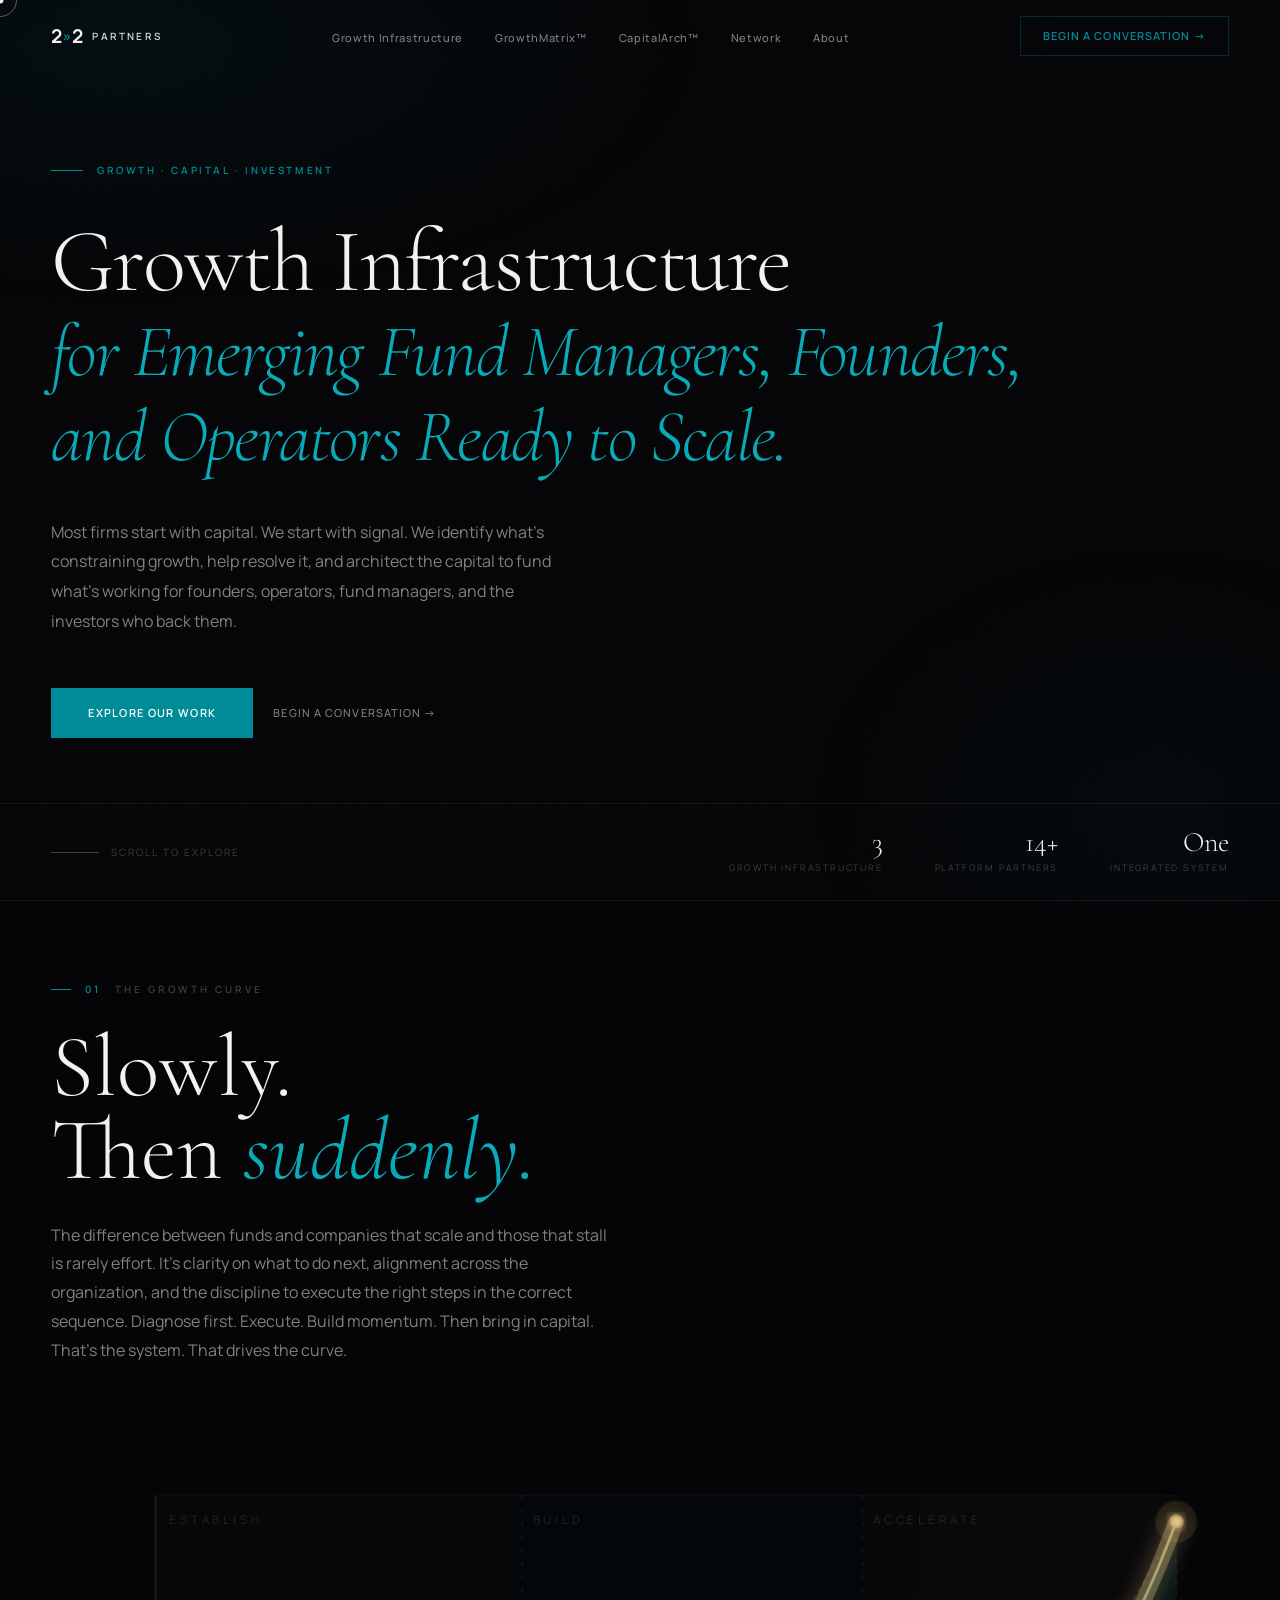
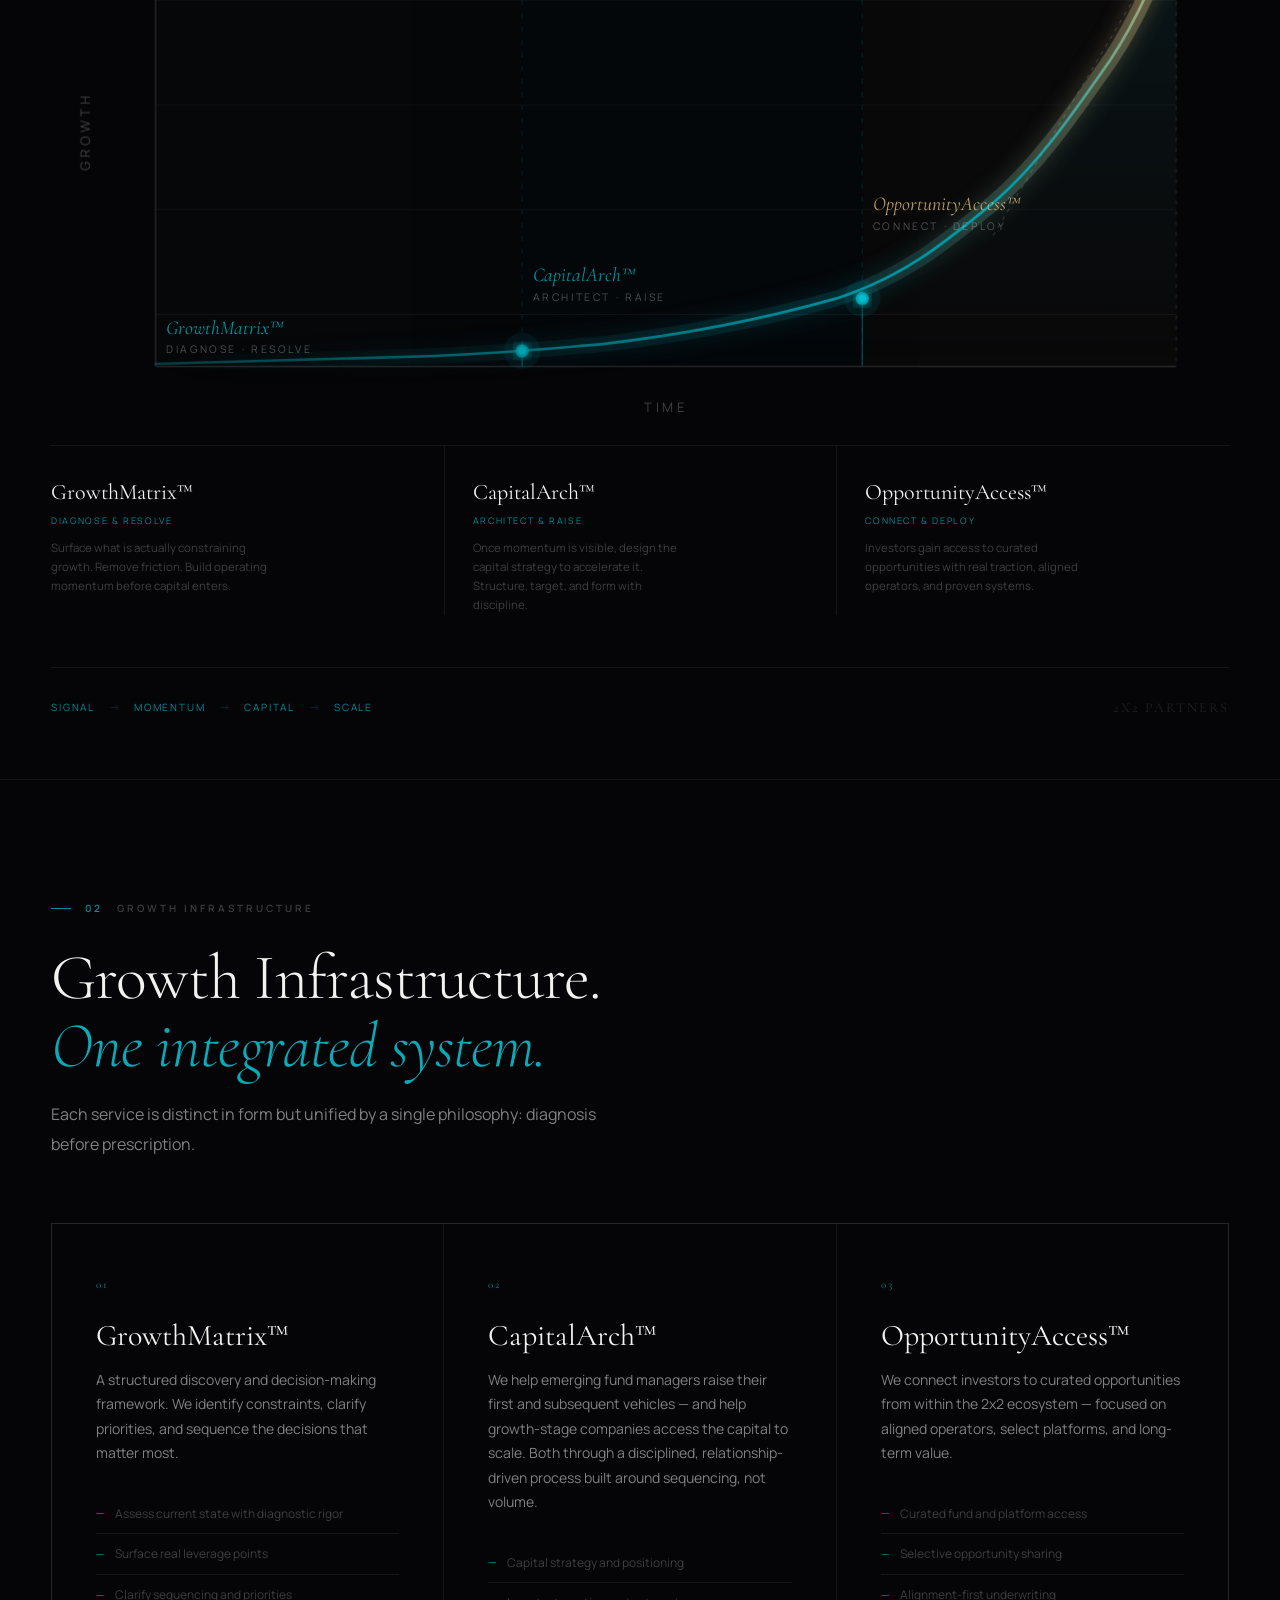
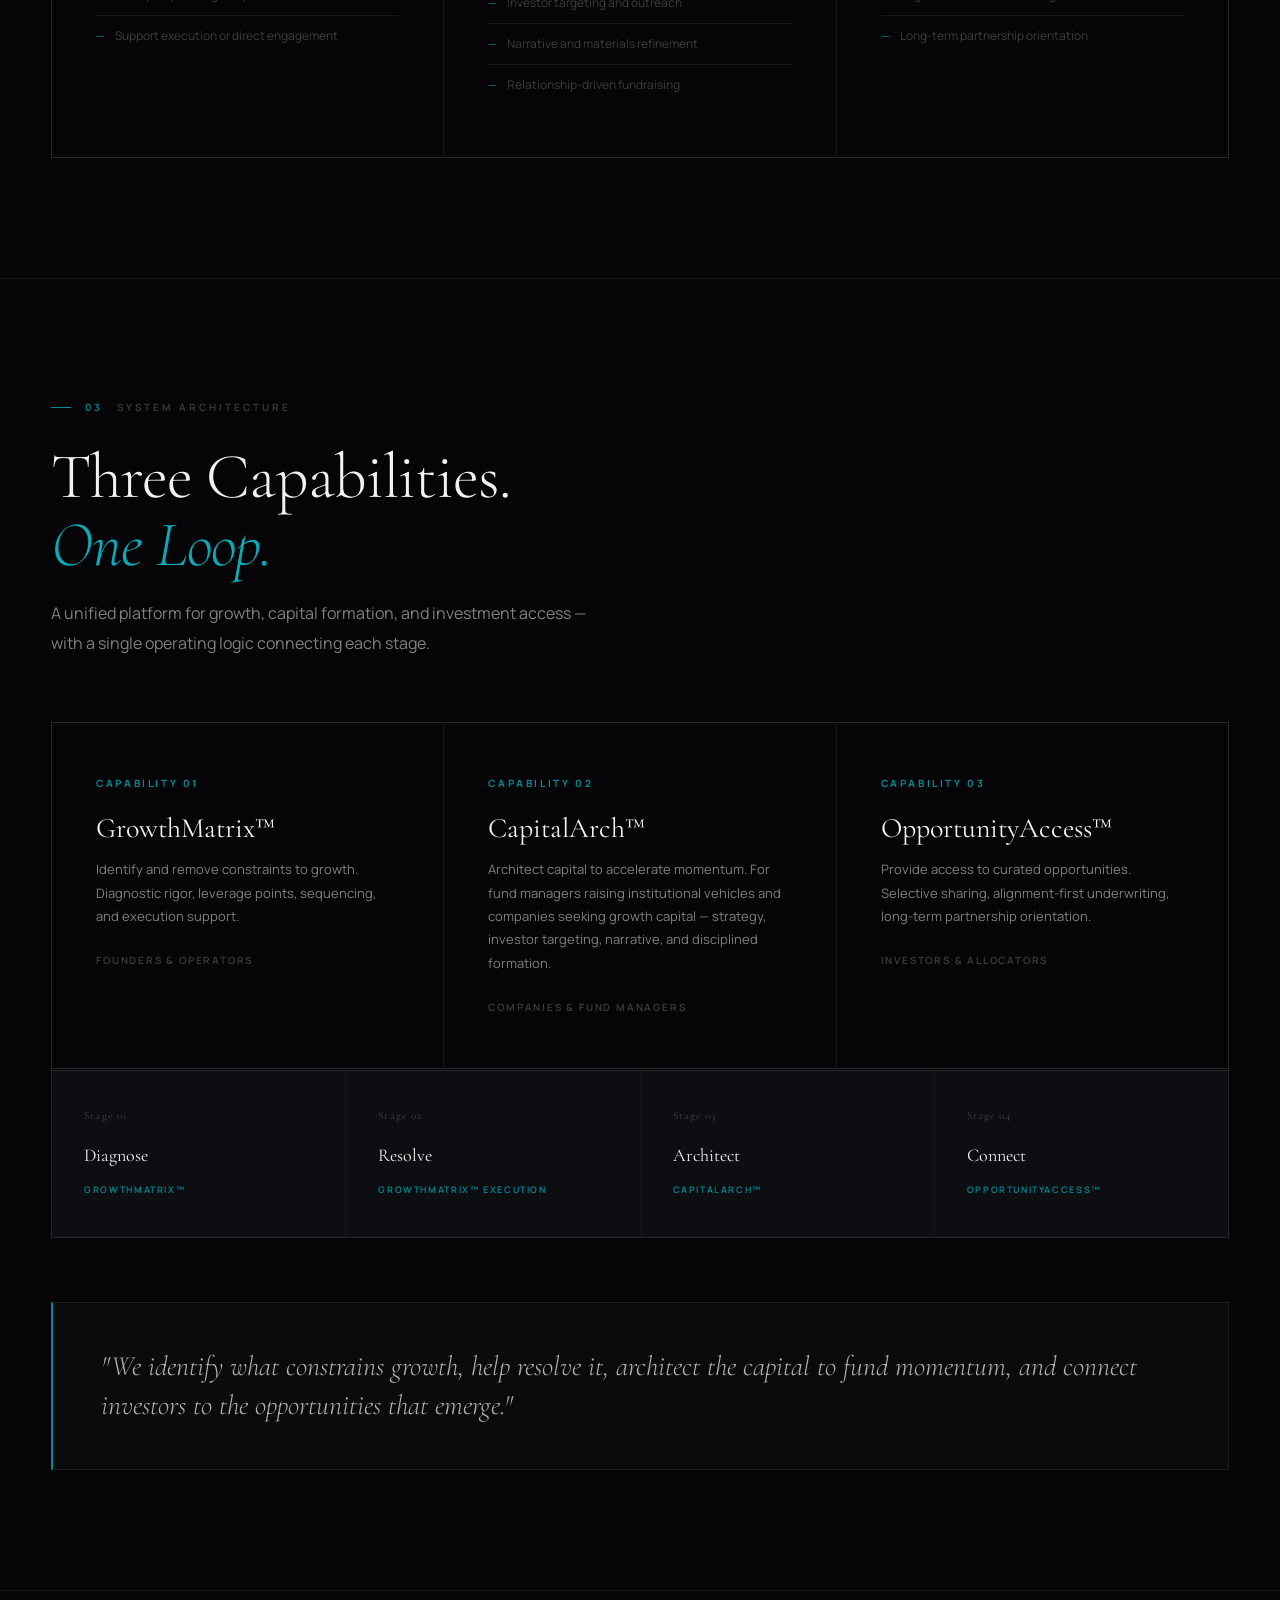
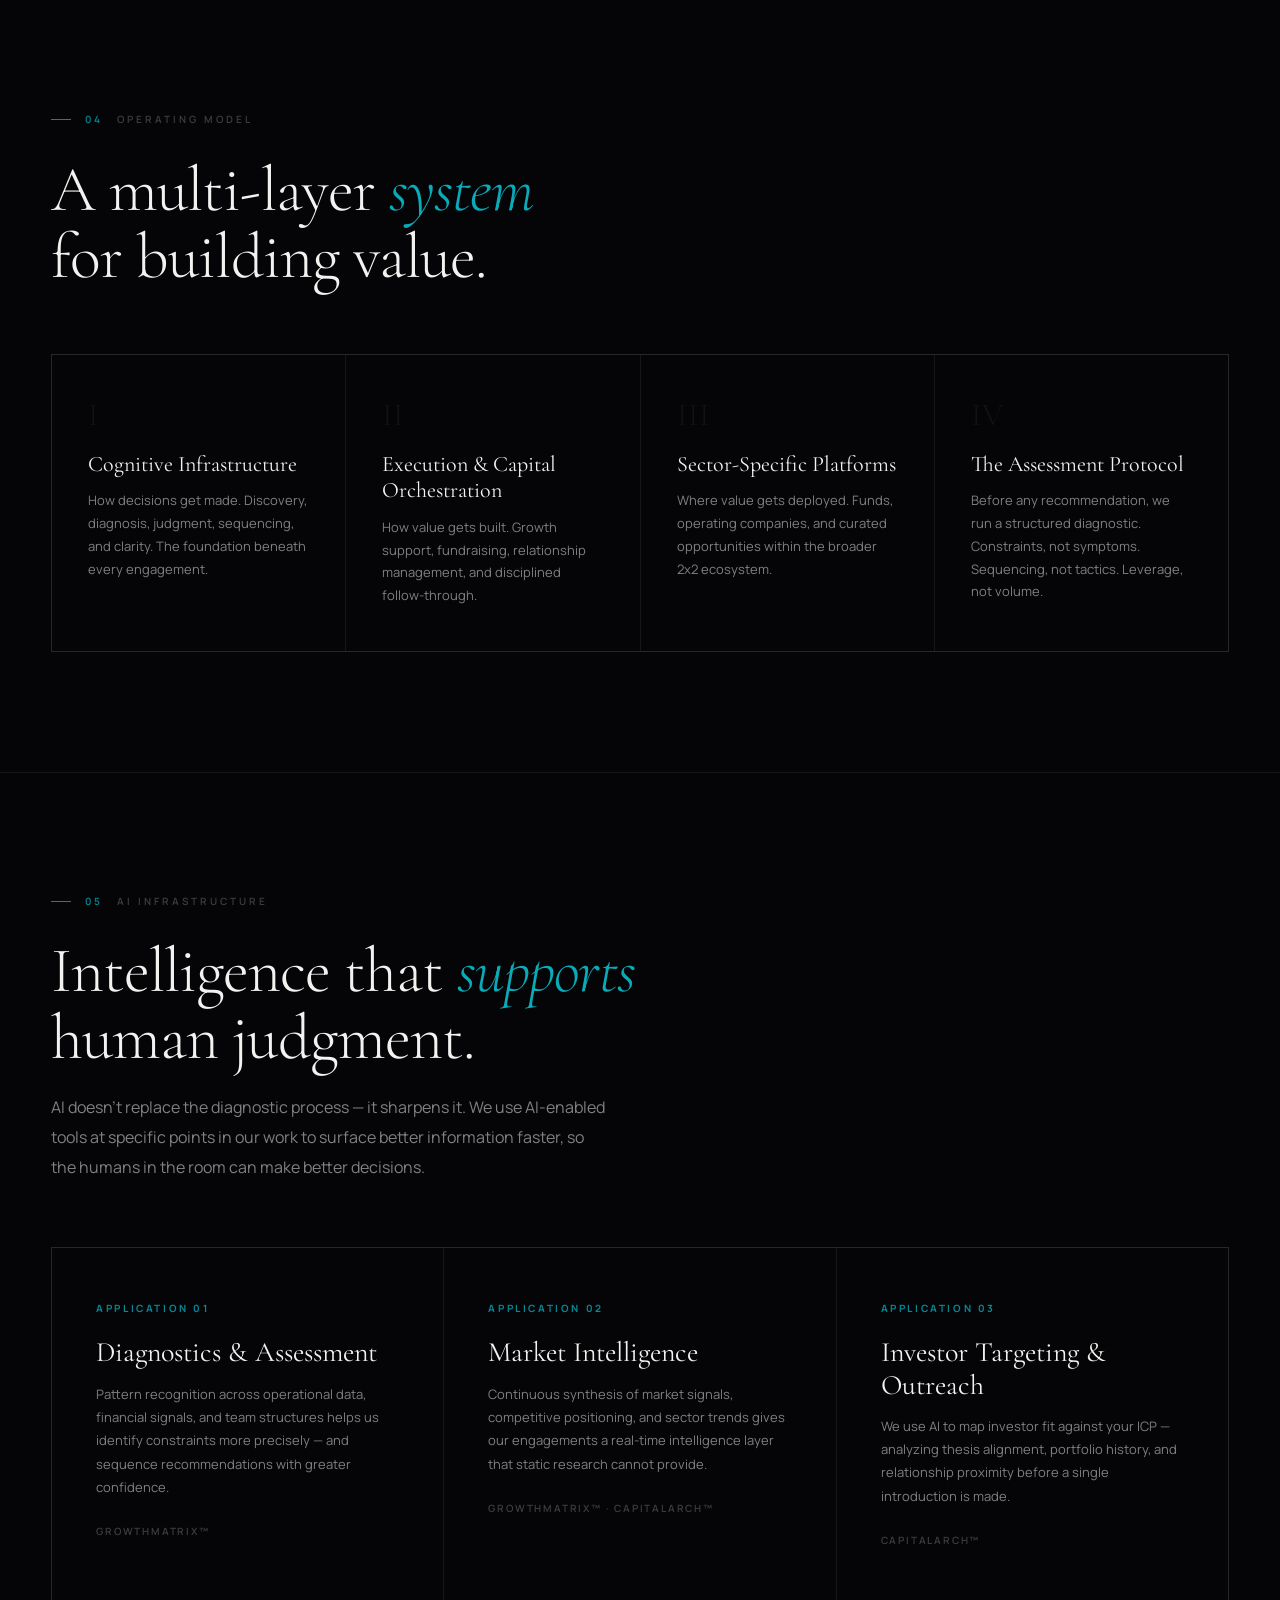
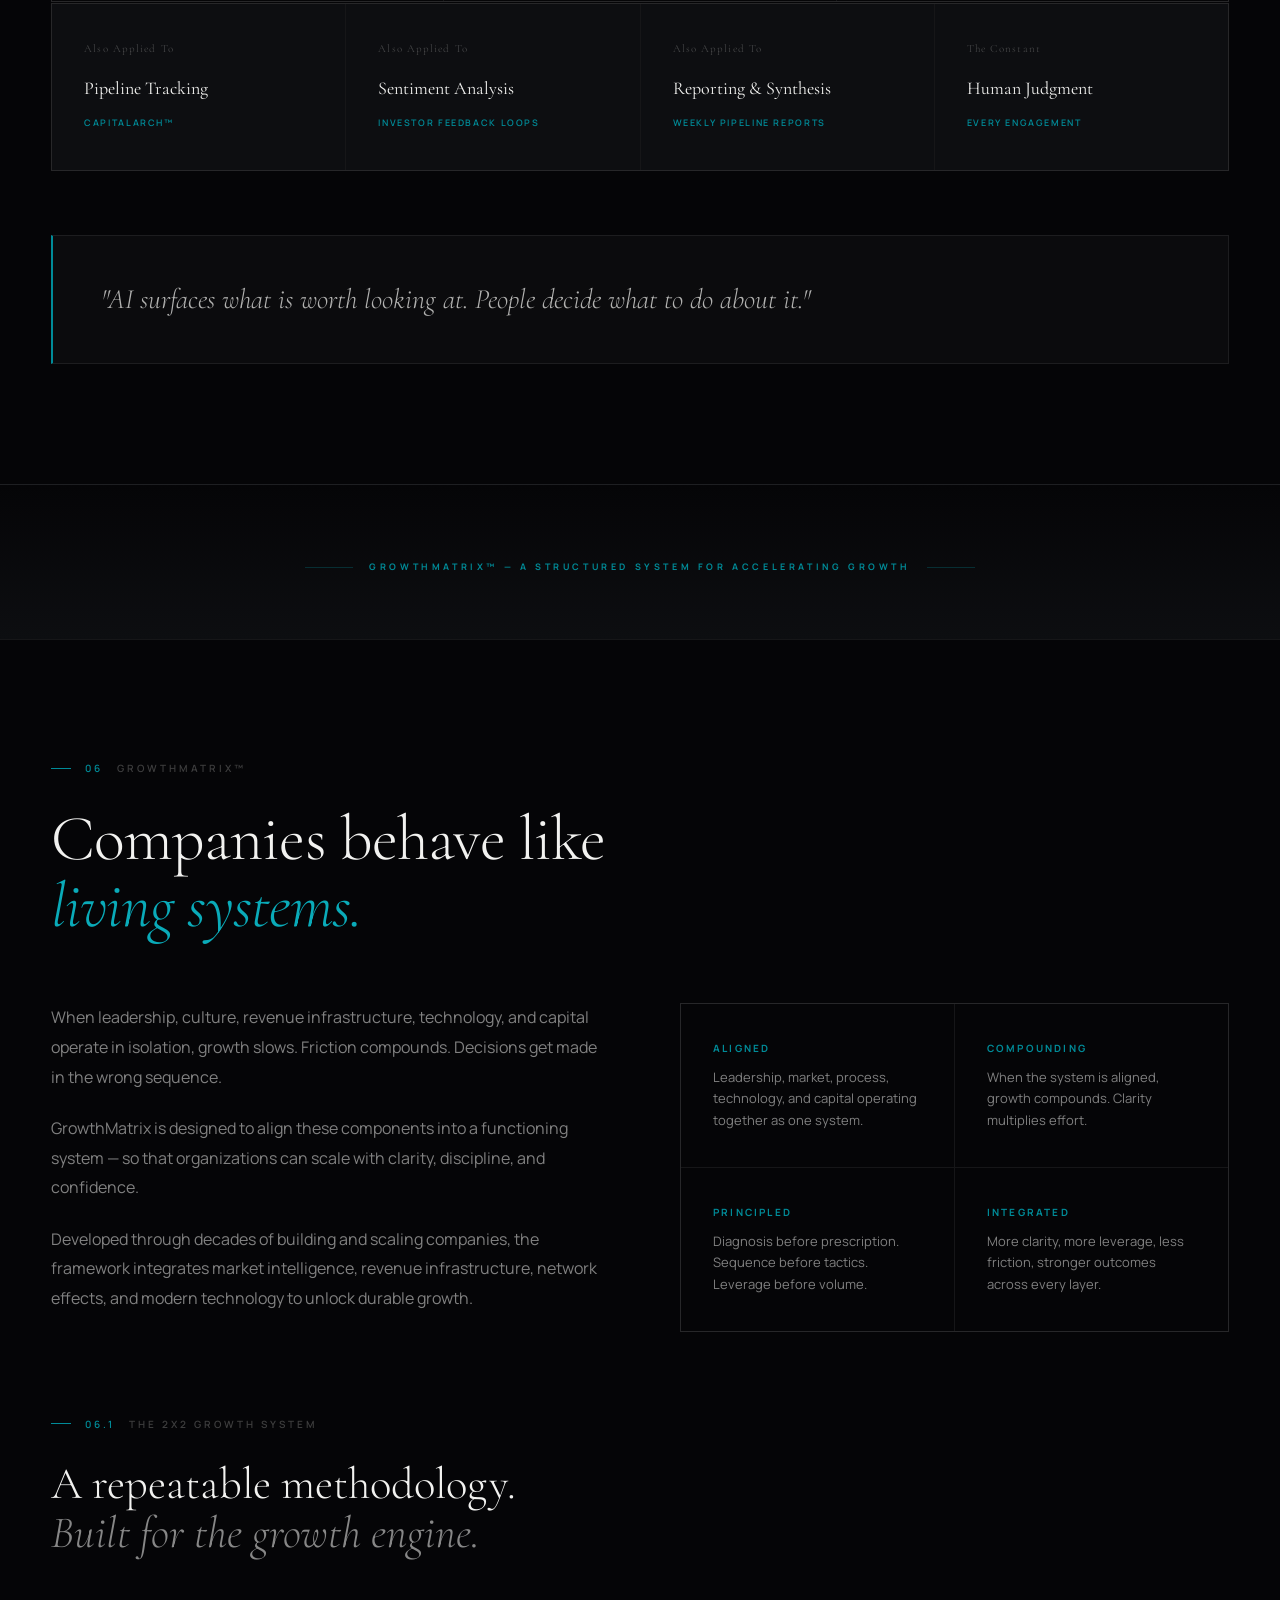
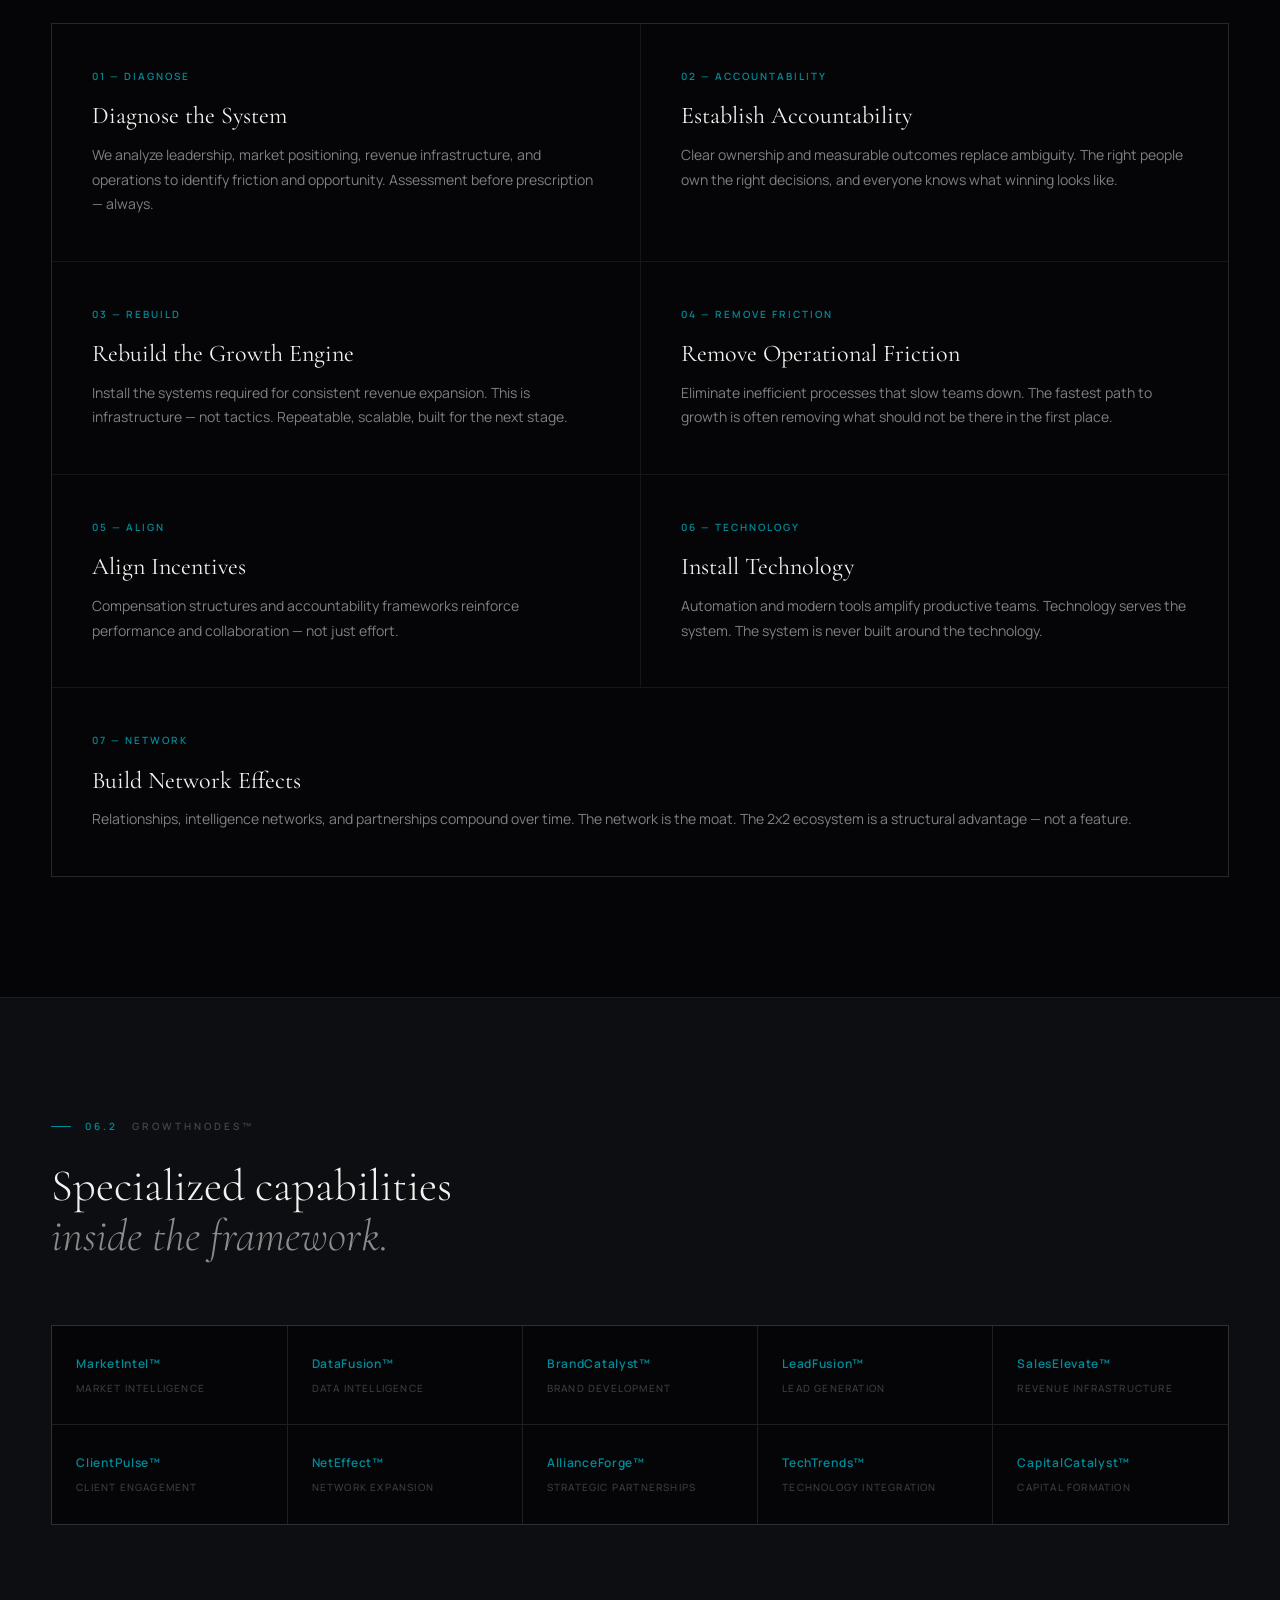
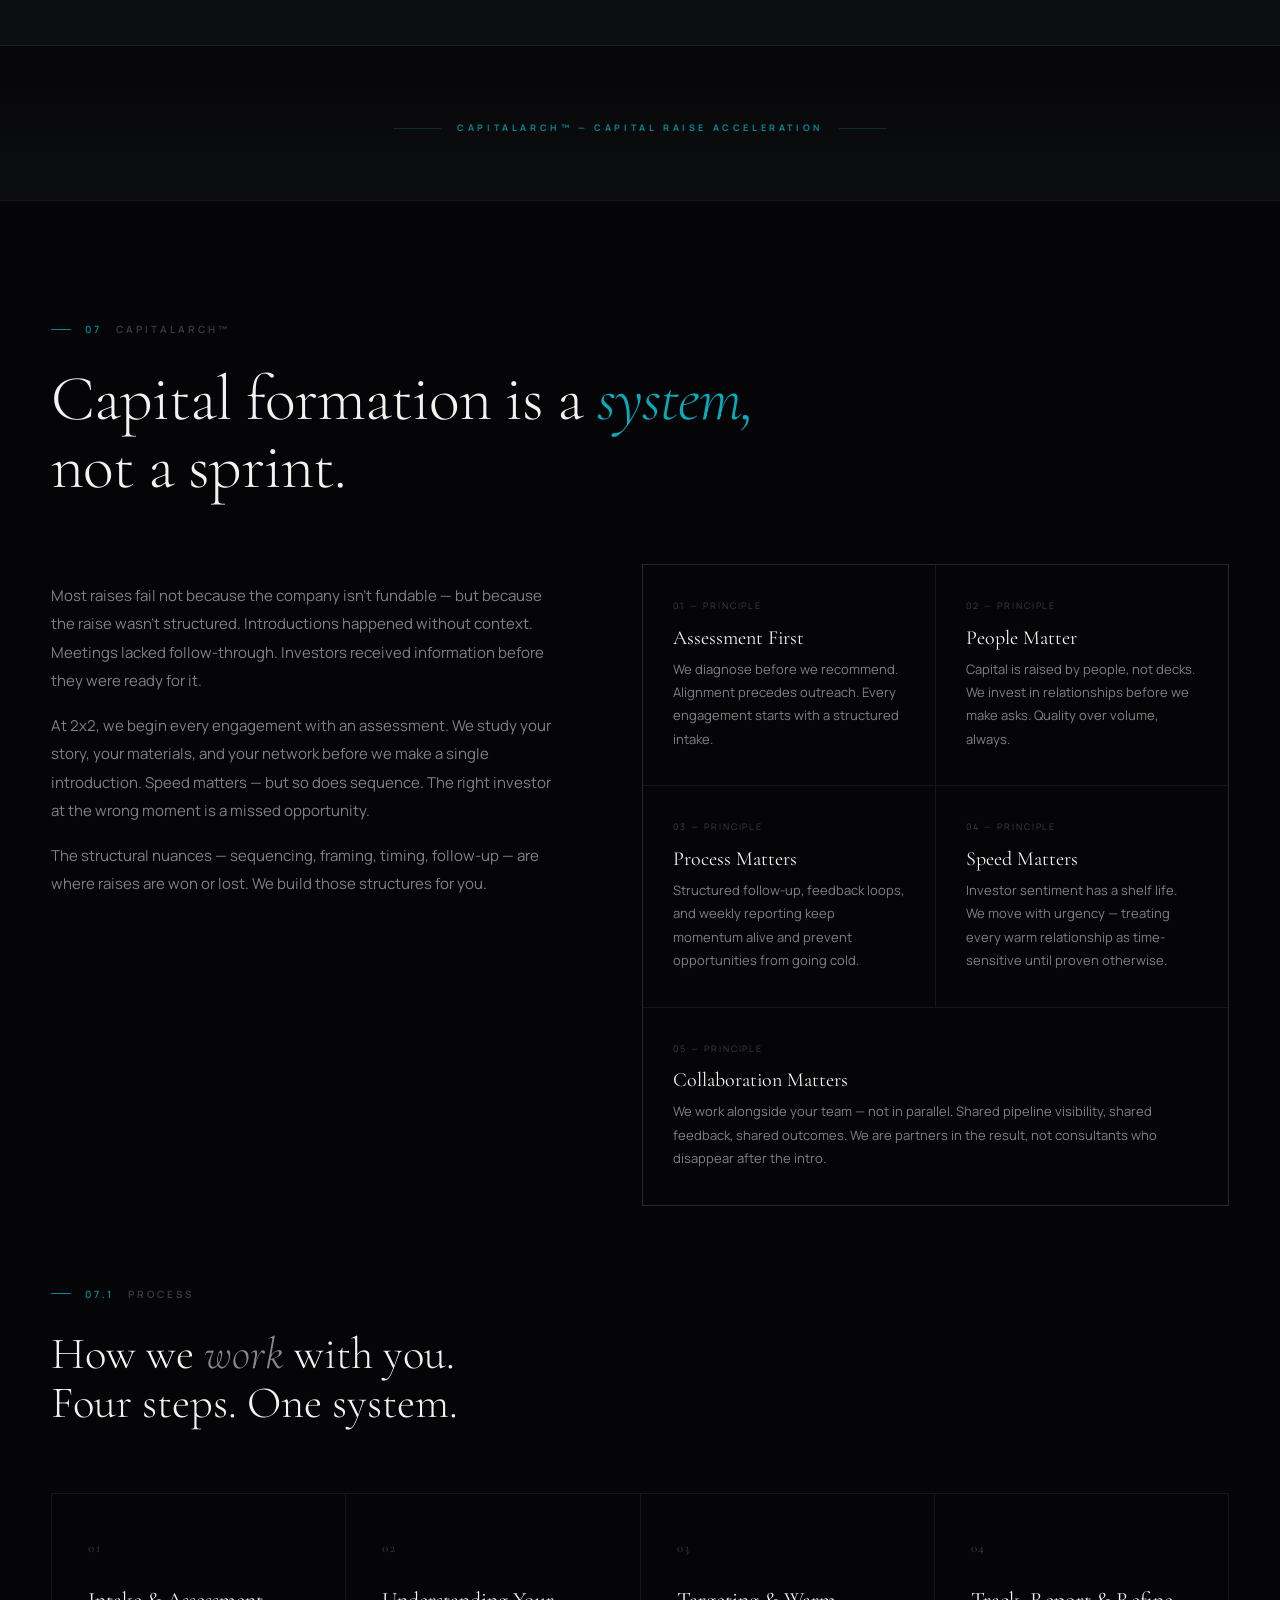
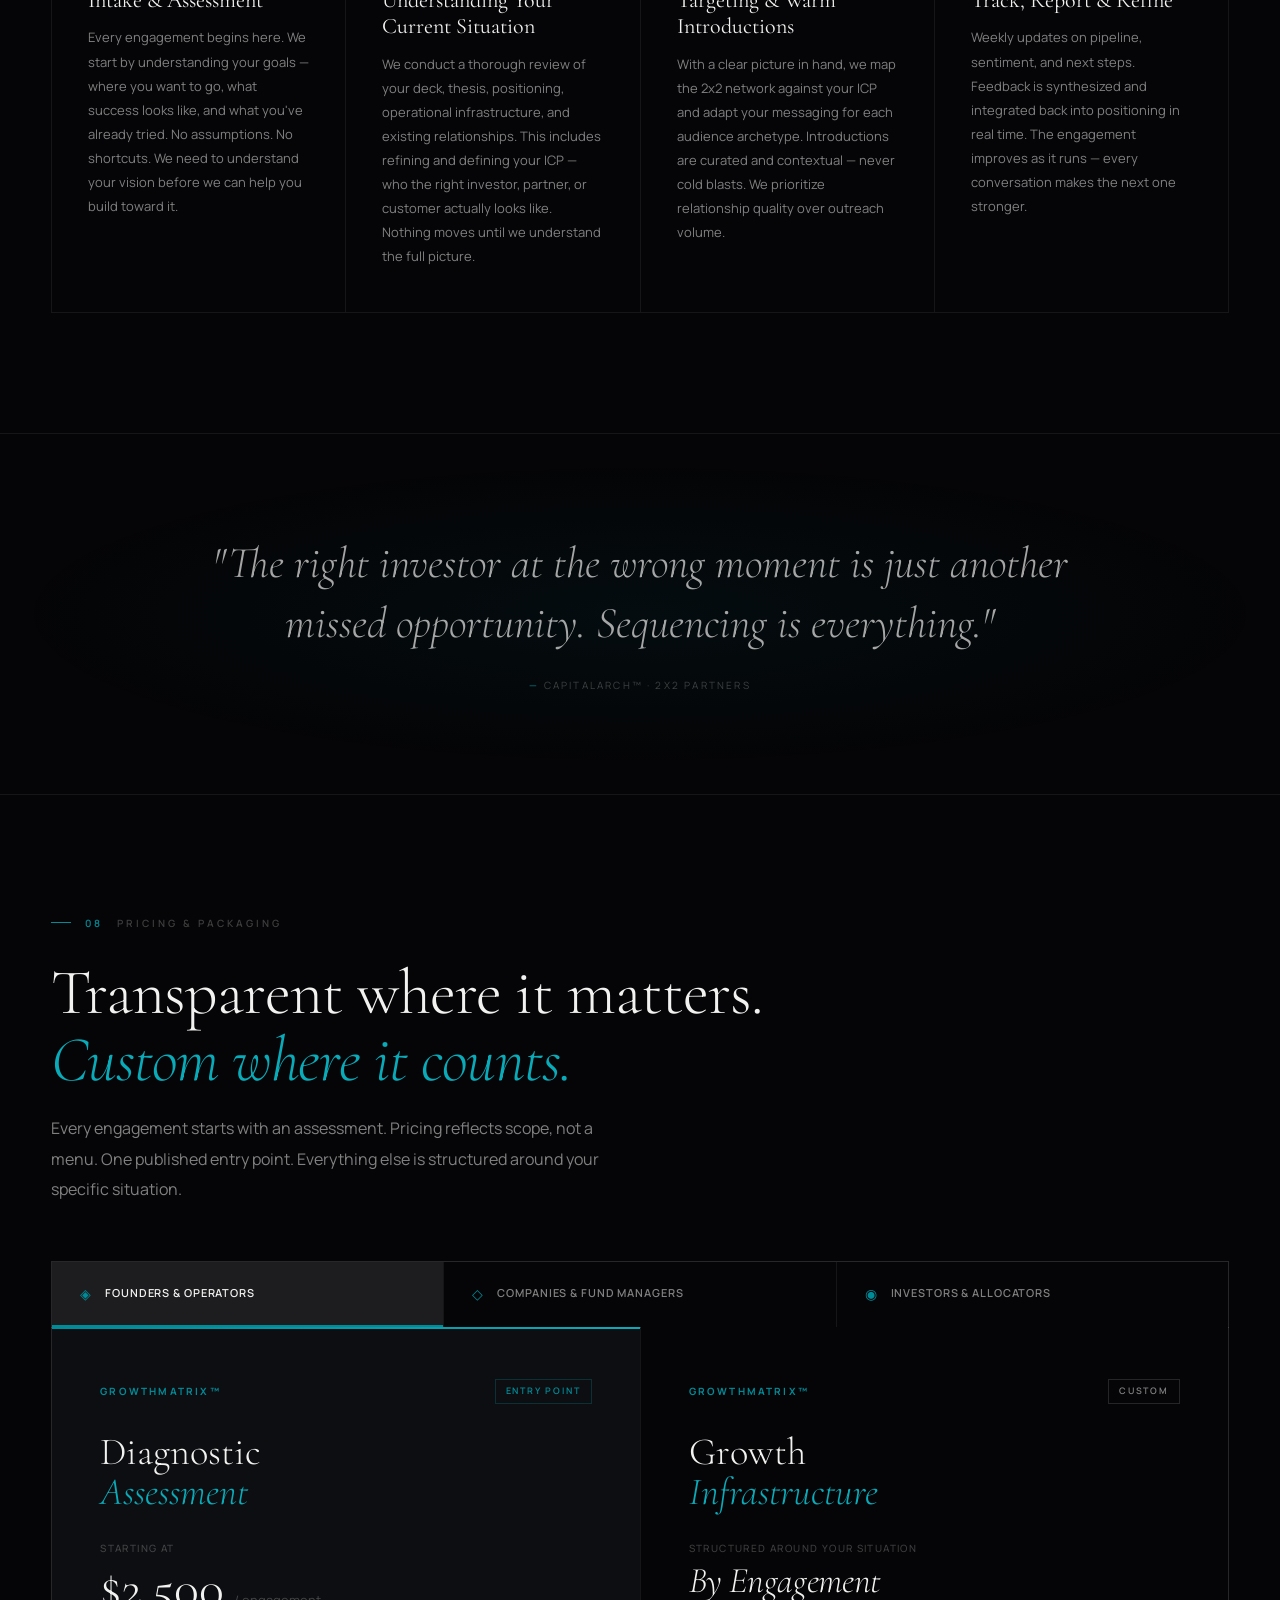
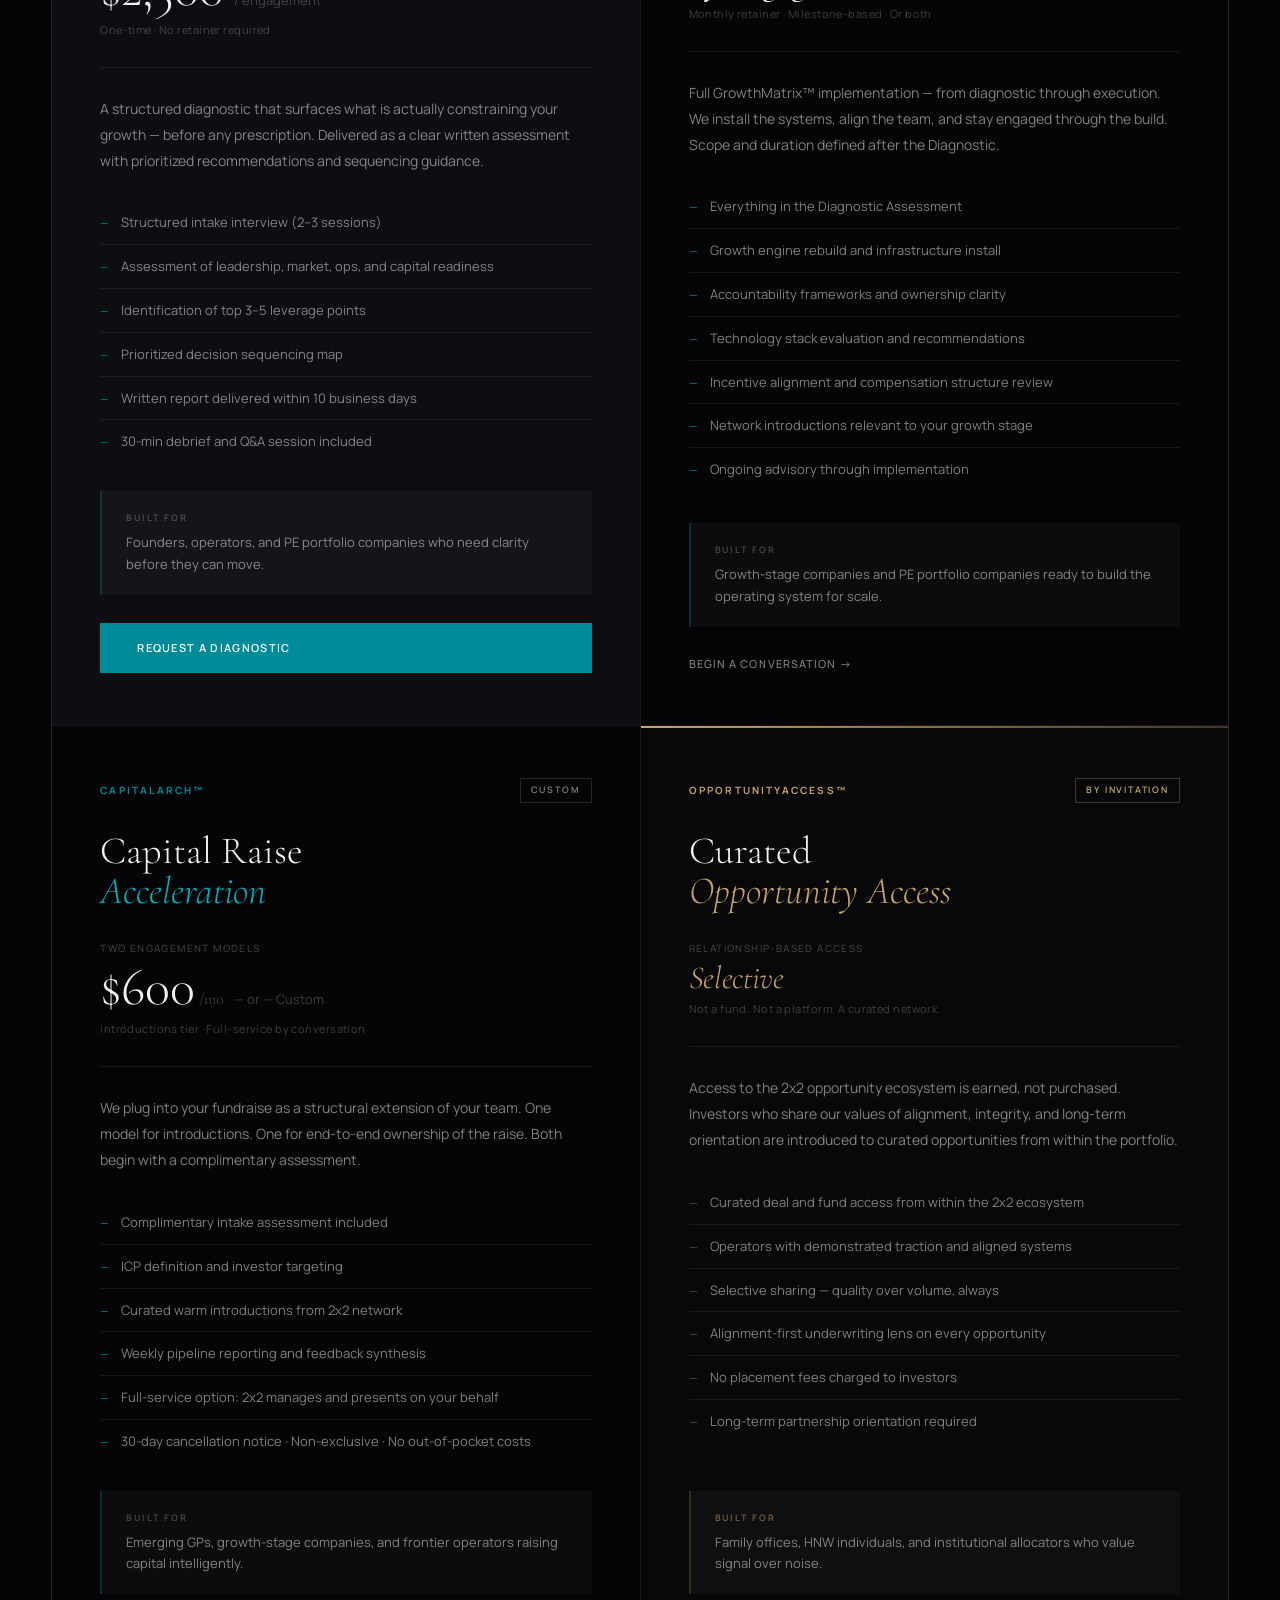
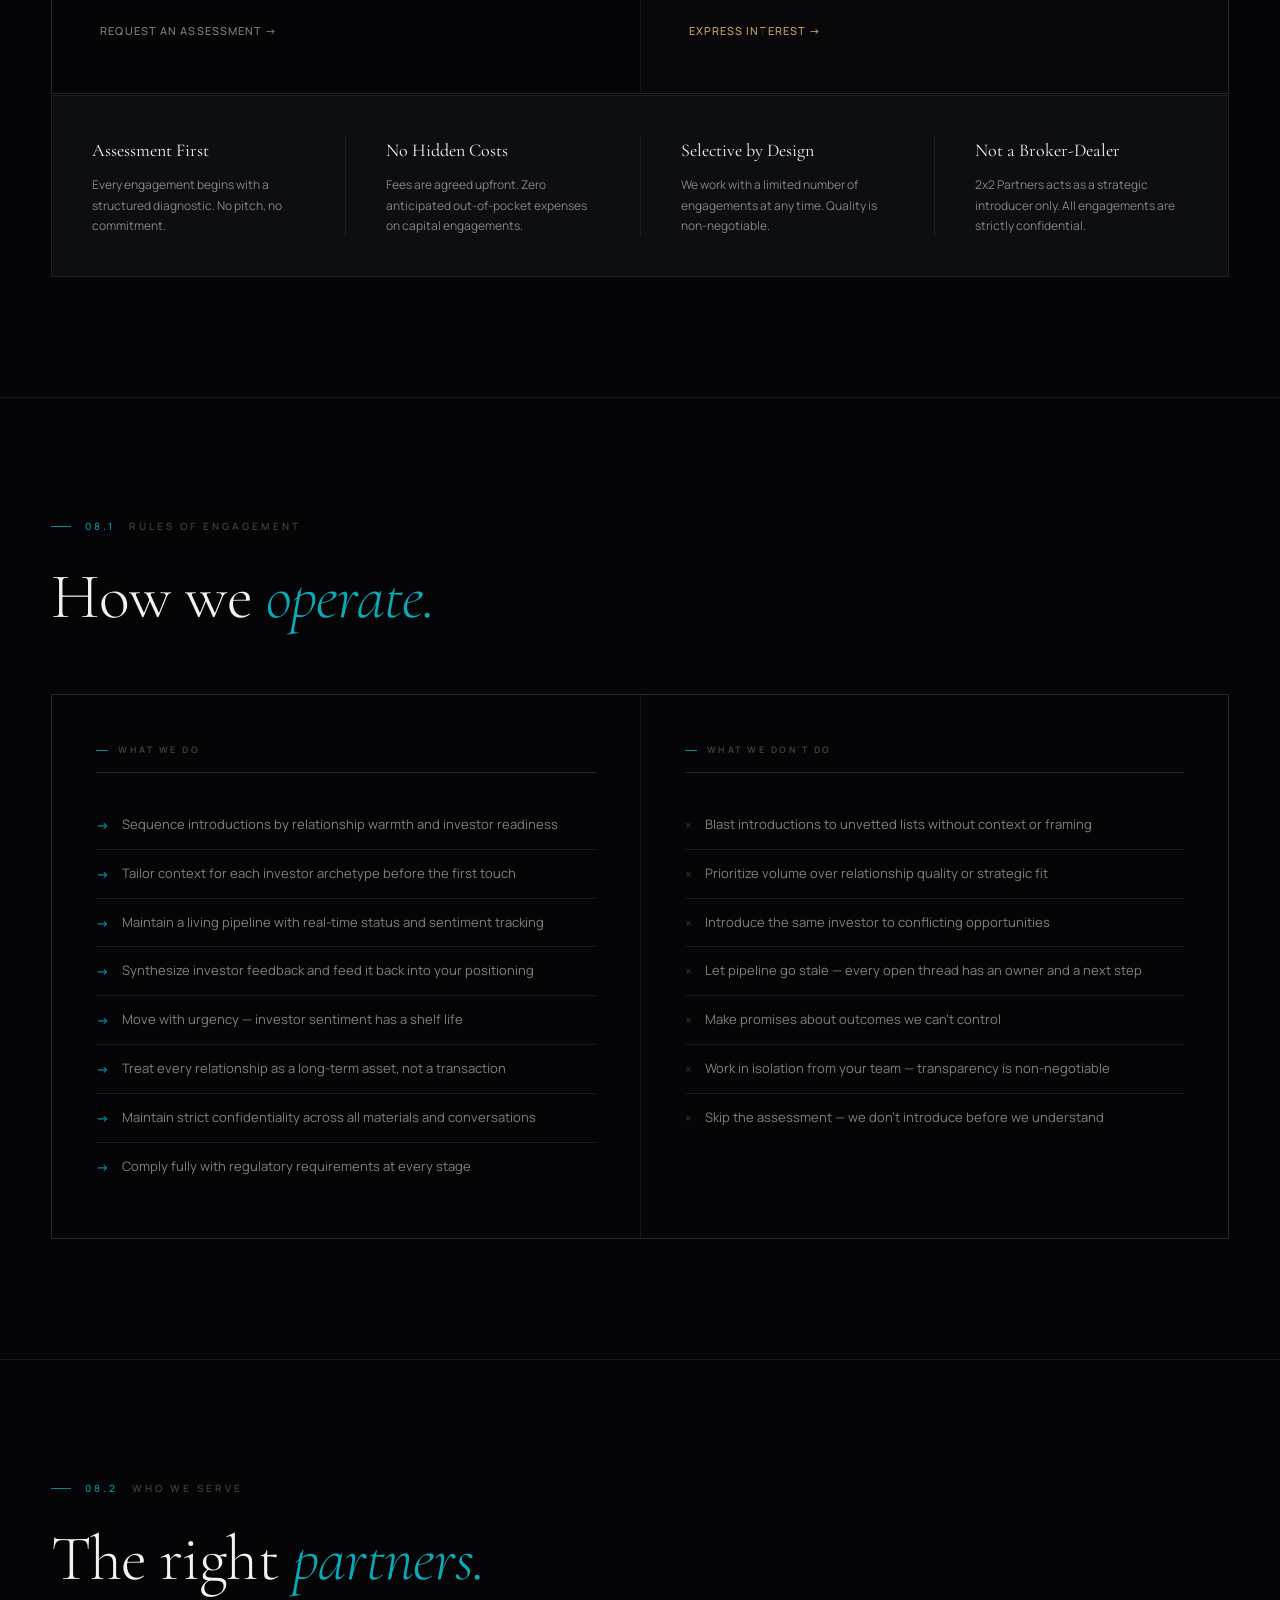
<file: index.html>
<!DOCTYPE html>
<html lang="en">
<head>
  <meta charset="UTF-8"/>
  <meta name="viewport" content="width=device-width, initial-scale=1.0"/>
  <title>2x2 Partners — Growth · Capital · Investment</title>
  <link rel="preconnect" href="https://fonts.googleapis.com">
  <link rel="preconnect" href="https://fonts.gstatic.com" crossorigin>
  <link href="https://fonts.googleapis.com/css2?family=Cormorant+Garamond:ital,wght@0,300;0,400;0,500;0,600;1,300;1,400&family=Manrope:wght@300;400;500;600;700&display=swap" rel="stylesheet">

  <style>
    /* ── RESET & ROOT ── */
    *, *::before, *::after { box-sizing: border-box; margin: 0; padding: 0; }
    html { scroll-behavior: smooth; font-size: 16px; }

    :root {
      --ink:         #08090b;
      --ink-deep:    #050507;
      --surface:     #0d0e11;
      --lift:        rgba(255,255,255,0.028);
      --lift-2:      rgba(255,255,255,0.048);
      --rule:        rgba(255,255,255,0.07);
      --rule-strong: rgba(255,255,255,0.13);
      --text:        #f2f2f0;
      --muted:       rgba(242,242,240,0.52);
      --faint:       rgba(242,242,240,0.24);
      --teal:        #008B98;
      --teal-light:  #0aabb9;
      --teal-dim:    rgba(0,139,152,0.14);
      --teal-border: rgba(0,139,152,0.28);
      --gold:        #C5A46A;
      --serif:       'Cormorant Garamond', Georgia, serif;
      --sans:        'Manrope', sans-serif;
      --max:         1320px;
      --pad:         clamp(24px, 4vw, 64px);
    }

    body {
      font-family: var(--sans);
      font-weight: 400;
      background: var(--ink-deep);
      color: var(--text);
      line-height: 1.65;
      overflow-x: hidden;
      cursor: none;
      -webkit-font-smoothing: antialiased;
    }

    /* ── CUSTOM CURSOR ── */
    .cursor { position: fixed; top: 0; left: 0; z-index: 9999; pointer-events: none; mix-blend-mode: difference; }
    .cursor-dot { width: 7px; height: 7px; border-radius: 50%; background: #fff; position: absolute; transform: translate(-50%,-50%); transition: width .2s, height .2s; }
    .cursor-ring { width: 34px; height: 34px; border-radius: 50%; border: 1px solid rgba(255,255,255,0.35); position: absolute; transform: translate(-50%,-50%); transition: width .25s, height .25s, border-color .25s; }
    body.hov .cursor-dot { width: 10px; height: 10px; background: var(--teal-light); }
    body.hov .cursor-ring { width: 50px; height: 50px; border-color: var(--teal); }

    /* ── GRAIN TEXTURE ── */
    body::before {
      content: ''; position: fixed; inset: 0; z-index: 1; pointer-events: none;
      background-image: url("data:image/svg+xml,%3Csvg viewBox='0 0 256 256' xmlns='http://www.w3.org/2000/svg'%3E%3Cfilter id='n'%3E%3CfeTurbulence type='fractalNoise' baseFrequency='0.9' numOctaves='4' stitchTiles='stitch'/%3E%3C/filter%3E%3Crect width='100%25' height='100%25' filter='url(%23n)' opacity='1'/%3E%3C/svg%3E");
      background-size: 200px 200px; opacity: 0.022;
    }

    /* ── AMBIENT LIGHT ── */
    .ambient {
      position: fixed; inset: 0; z-index: 0; pointer-events: none;
      background:
        radial-gradient(ellipse 70% 45% at 10% 5%, rgba(0,139,152,0.065) 0%, transparent 65%),
        radial-gradient(ellipse 50% 55% at 90% 90%, rgba(0,139,152,0.04) 0%, transparent 55%);
    }

    /* ── LAYOUT ── */
    .wrap { position: relative; z-index: 2; width: min(var(--max), 100% - var(--pad)*2); margin: 0 auto; }
    a { color: inherit; text-decoration: none; }
    section { position: relative; z-index: 2; }

    /* ── NAV ── */
    nav {
      position: fixed; top: 0; left: 0; right: 0; z-index: 200;
      padding: 0; border-bottom: 1px solid transparent;
      transition: border-color .4s, background .4s, backdrop-filter .4s;
    }
    nav.scrolled { background: rgba(5,5,7,0.88); backdrop-filter: blur(24px) saturate(150%); border-color: var(--rule); }
    .nav-inner { display: flex; align-items: center; justify-content: space-between; height: 72px; }

    .logomark {
      display: inline-flex; align-items: center; gap: 0;
      font-family: var(--sans); font-weight: 700; font-size: 19px;
      letter-spacing: 0; color: var(--text); line-height: 1;
      text-decoration: none;
    }
    .logomark .n { letter-spacing: -0.02em; }
    .logomark .chev { color: var(--teal); font-size: 14px; margin: 0 1px; line-height: 1; letter-spacing: 0; }
    .logomark .word {
      font-weight: 600; font-size: 10px; letter-spacing: 0.22em;
      text-transform: uppercase; color: var(--text); margin-left: 10px;
      opacity: 0.9; white-space: nowrap;
    }

    .nav-links { display: flex; align-items: center; gap: 32px; list-style: none; }
    .nav-links a {
      font-size: 11px; font-weight: 500; letter-spacing: 0.06em;
      color: var(--muted);
      position: relative; transition: color .2s;
    }
    .nav-links a::after {
      content: ''; position: absolute; bottom: -3px; left: 0; right: 0;
      height: 1px; background: var(--teal);
      transform: scaleX(0); transform-origin: left; transition: transform .3s ease;
    }
    .nav-links a:hover { color: var(--text); }
    .nav-links a:hover::after { transform: scaleX(1); }

    .nav-cta {
      font-size: 11px; font-weight: 600; letter-spacing: 0.1em; text-transform: uppercase;
      padding: 10px 22px; border: 1px solid var(--teal-border); color: var(--teal);
      transition: background .25s, border-color .25s, color .25s;
    }
    .nav-cta:hover { background: var(--teal-dim); border-color: var(--teal); color: var(--text); }

    /* ── HERO ── */
    .hero {
      min-height: 100svh; display: grid; grid-template-rows: 1fr auto;
      padding-top: 72px; position: relative; overflow: hidden;
    }
    .hero-body { display: flex; flex-direction: column; justify-content: center; padding: 10vh 0 6vh; }

    .hero-eyebrow {
      display: inline-flex; align-items: center; gap: 14px;
      font-size: 10px; font-weight: 600; letter-spacing: 0.26em; text-transform: uppercase;
      color: var(--teal); margin-bottom: 40px;
      opacity: 0; animation: fadeUp .8s .15s ease forwards;
    }
    .hero-eyebrow::before { content: ''; width: 32px; height: 1px; background: var(--teal); }

    .hero h1 {
      font-family: var(--serif); font-weight: 300;
      font-size: clamp(50px, 7vw, 92px);
      line-height: 0.95; letter-spacing: -0.02em; color: var(--text); max-width: 1040px;
      opacity: 0; animation: fadeUp .9s .3s ease forwards;
    }
    .hero h1 em { font-style: italic; color: var(--teal-light); font-size: 0.82em; }

    .hero-sub {
      margin-top: 44px; max-width: 500px; font-size: 16px;
      line-height: 1.85; color: var(--muted); font-weight: 400;
      opacity: 0; animation: fadeUp .8s .5s ease forwards;
    }

    .hero-actions {
      margin-top: 52px; display: flex; gap: 20px; align-items: center;
      opacity: 0; animation: fadeUp .8s .65s ease forwards;
    }

    .btn-prim {
      font-size: 11px; font-weight: 600; letter-spacing: 0.12em; text-transform: uppercase;
      padding: 15px 36px; background: var(--teal); color: #fff;
      border: 1px solid var(--teal); display: inline-block;
      transition: background .25s, box-shadow .25s;
    }
    .btn-prim:hover { background: var(--teal-light); box-shadow: 0 8px 32px rgba(0,139,152,.3); }

    .btn-ghost {
      font-size: 11px; font-weight: 500; letter-spacing: 0.1em; text-transform: uppercase;
      color: var(--muted); display: inline-flex; align-items: center; gap: 8px;
      transition: color .2s, gap .2s;
    }
    .btn-ghost:hover { color: var(--text); gap: 14px; }

    .hero-rule { border: none; border-top: 1px solid var(--rule); opacity: 0; animation: fadeIn 1s 1s ease forwards; }
    .hero-footer {
      display: flex; align-items: center; justify-content: space-between; padding: 24px 0;
      opacity: 0; animation: fadeUp .6s 1.1s ease forwards;
    }
    .scroll-hint { display: flex; align-items: center; gap: 12px; font-size: 10px; letter-spacing: 0.2em; text-transform: uppercase; color: var(--faint); }
    .scroll-line { width: 48px; height: 1px; background: var(--faint); position: relative; overflow: hidden; }
    .scroll-line::after {
      content: ''; position: absolute; top: 0; left: -100%; width: 100%; height: 100%;
      background: var(--teal); animation: scanline 2.5s 1.5s ease-in-out infinite;
    }

    .hero-stats { display: flex; gap: 52px; }
    .hstat { text-align: right; }
    .hstat-val { font-family: var(--serif); font-size: 28px; font-weight: 300; color: var(--text); line-height: 1; }
    .hstat-label { font-size: 9px; letter-spacing: 0.2em; text-transform: uppercase; color: var(--faint); margin-top: 5px; }

    /* ── SECTION SHARED ── */
    .section-rule { border-top: 1px solid var(--rule); }

    .section-pad { padding: 120px 0; }
    .section-pad-sm { padding: 96px 0; }

    .section-tag {
      display: flex; align-items: center; gap: 14px; margin-bottom: 28px;
      font-size: 10px; font-weight: 600; letter-spacing: 0.3em; text-transform: uppercase; color: var(--faint);
    }
    .section-tag::before { content: ''; width: 20px; height: 1px; background: var(--teal); }
    .section-tag .num { color: var(--teal); }

    .section-h {
      font-family: var(--serif); font-size: clamp(36px, 5vw, 66px);
      font-weight: 300; line-height: 1.05; letter-spacing: -0.015em; color: var(--text);
    }
    .section-h em { font-style: italic; color: var(--teal-light); }
    .section-h-sm { font-family: var(--serif); font-size: clamp(28px, 3.5vw, 48px); font-weight: 300; line-height: 1.1; color: var(--text); }
    .section-h-sm em { font-style: italic; color: rgba(242,242,240,0.55); }

    .section-body { font-size: 16px; line-height: 1.9; color: var(--muted); max-width: 560px; margin-top: 20px; }

    /* ── PART DIVIDER ── */
    .part-break {
      padding: 64px 0; text-align: center; border-top: 1px solid var(--rule);
      background: linear-gradient(180deg, var(--ink-deep) 0%, var(--surface) 100%);
    }
    .part-label {
      font-size: 9px; font-weight: 700; letter-spacing: 0.4em; text-transform: uppercase;
      color: var(--teal); display: inline-flex; align-items: center; gap: 16px;
    }
    .part-label::before, .part-label::after { content: ''; width: 48px; height: 1px; background: var(--teal-border); }

    /* ── SERVICES OVERVIEW ── */
    .services-grid {
      display: grid; grid-template-columns: repeat(3, 1fr); gap: 1px;
      background: var(--rule); border: 1px solid var(--rule); margin-top: 64px;
    }
    .service-card {
      background: var(--ink-deep); padding: 52px 44px; position: relative;
      overflow: hidden; transition: background .3s;
    }
    .service-card:hover { background: var(--lift); }
    .service-card::after {
      content: ''; position: absolute; bottom: 0; left: 0; right: 0;
      height: 1px; background: linear-gradient(90deg, var(--teal), transparent);
      transform: scaleX(0); transform-origin: left; transition: transform .5s ease;
    }
    .service-card:hover::after { transform: scaleX(1); }

    .service-num { font-family: var(--serif); font-size: 11px; color: var(--teal); letter-spacing: 0.18em; display: block; margin-bottom: 24px; }
    .service-card h3 { font-family: var(--serif); font-size: 30px; font-weight: 400; color: var(--text); margin-bottom: 16px; line-height: 1.1; }
    .service-card h3 em { font-style: italic; color: var(--teal-light); }
    .service-card p { font-size: 14px; color: var(--muted); line-height: 1.75; margin-bottom: 28px; }
    .service-features { list-style: none; display: flex; flex-direction: column; gap: 0; }
    .service-features li { font-size: 12px; color: var(--faint); padding: 10px 0; border-bottom: 1px solid var(--rule); display: flex; align-items: center; gap: 10px; }
    .service-features li:last-child { border-bottom: none; }
    .service-features li::before { content: '—'; color: var(--teal); font-size: 11px; flex-shrink: 0; }

    /* ── GROWTH CURVE ── */
    .curve-section {
      position: relative; width: 100%;
      min-height: 100svh; display: flex; flex-direction: column;
      justify-content: center; align-items: center;
      overflow: hidden; border-top: 1px solid var(--rule);
    }
    .curve-inner {
      position: relative; z-index: 2;
      width: min(var(--max), 100% - var(--pad)*2);
      margin: 0 auto; display: flex; flex-direction: column;
      padding: 80px 0 60px;
    }
    .curve-top {
      display: flex; flex-direction: column; align-items: flex-start;
      margin-bottom: 52px; max-width: 720px;
    }
    .curve-headline {
      font-family: var(--serif); font-size: clamp(52px, 7vw, 88px);
      font-weight: 300; line-height: 0.95; color: var(--text);
      margin-bottom: 28px;
    }
    .curve-headline em { font-style: italic; color: var(--teal-light); }
    .curve-subtext {
      font-size: 16px; color: var(--muted); line-height: 1.8;
      max-width: 560px; font-weight: 400;
    }
    .curve-subtext strong { color: var(--text); font-weight: 500; }
    .curve-chart { position: relative; width: 100%; }
    .curve-svg-wrap { width: 100%; height: auto; display: block; overflow: visible; }

    /* Phase descriptions */
    .curve-phases {
      display: grid; grid-template-columns: 1fr 1fr 1fr;
      margin-top: 0; border-top: 1px solid var(--rule);
    }
    .curve-phase { padding: 28px 0 0; position: relative; opacity: 0; animation: fadeUp 0.7s ease forwards; }
    .curve-phase:nth-child(1) { animation-delay: 1.4s; }
    .curve-phase:nth-child(2) { animation-delay: 1.6s; border-left: 1px solid var(--rule); padding-left: 28px; }
    .curve-phase:nth-child(3) { animation-delay: 1.8s; border-left: 1px solid var(--rule); padding-left: 28px; }
    .curve-phase h3 { font-family: var(--serif); font-size: 22px; font-weight: 400; color: var(--text); margin-bottom: 4px; }
    .curve-phase-tag { font-size: 9px; letter-spacing: 0.18em; text-transform: uppercase; color: var(--teal); margin-bottom: 10px; display: block; font-family: var(--sans); }
    .curve-phase p { font-size: 11.5px; color: var(--faint); line-height: 1.65; max-width: 220px; }

    /* Bottom signal flow */
    .curve-bottom {
      margin-top: 52px; padding-top: 28px; border-top: 1px solid var(--rule);
      display: flex; justify-content: space-between; align-items: center;
      opacity: 0; animation: fadeIn 0.8s ease 2.2s forwards;
    }
    .signal-flow { display: flex; align-items: center; gap: 14px; }
    .signal-step { font-family: var(--sans); font-size: 10px; letter-spacing: 0.18em; text-transform: uppercase; color: var(--teal); }
    .signal-arrow { color: var(--teal); opacity: 0.3; font-size: 11px; }
    .curve-wordmark { font-family: var(--serif); font-size: 14px; font-weight: 400; letter-spacing: 0.14em; text-transform: uppercase; color: rgba(242,242,240,0.12); }

    /* SVG animation classes */
    .cv-curve { stroke-dasharray: 1400; stroke-dashoffset: 1400; animation: drawLine 2.2s cubic-bezier(0.4,0,0.2,1) 0.6s forwards; }
    .cv-glow  { stroke-dasharray: 1400; stroke-dashoffset: 1400; animation: drawLine 2.2s cubic-bezier(0.4,0,0.2,1) 0.6s forwards; }
    .cv-area  { stroke-dasharray: 1400; stroke-dashoffset: 1400; animation: drawLine 2.2s cubic-bezier(0.4,0,0.2,1) 0.6s forwards; }
    .cv-axis  { opacity: 0; animation: fadeIn 0.5s ease 0.4s forwards; }
    .cv-grid  { opacity: 0; animation: fadeIn 0.4s ease 0.5s forwards; }
    .cv-dot-gm  { opacity: 0; animation: fadeIn 0.4s ease 1.4s forwards; }
    .cv-dot-ca  { opacity: 0; animation: fadeIn 0.4s ease 1.8s forwards; }
    .cv-dot-oa  { opacity: 0; animation: fadeIn 0.4s ease 2.1s forwards; }
    .cv-lbl-gm  { opacity: 0; animation: fadeUp 0.5s ease 1.5s forwards; }
    .cv-lbl-ca  { opacity: 0; animation: fadeUp 0.5s ease 1.9s forwards; }
    .cv-lbl-oa  { opacity: 0; animation: fadeUp 0.5s ease 2.2s forwards; }
    .cv-axis-lbl { opacity: 0; animation: fadeIn 0.5s ease 0.8s forwards; }
    @keyframes drawLine { to { stroke-dashoffset: 0; } }

    /* ── SYSTEM VISUAL ── */
    .system-section { padding: 120px 0; border-top: 1px solid var(--rule); }

    .system-loop {
      display: grid; grid-template-columns: repeat(3, 1fr); gap: 1px;
      background: var(--rule); border: 1px solid var(--rule); margin-top: 64px;
    }
    .loop-card {
      background: var(--ink-deep); padding: 52px 44px; position: relative;
      overflow: hidden; transition: background .3s;
    }
    .loop-card:hover { background: var(--lift); }
    .loop-card::after {
      content: ''; position: absolute; bottom: 0; left: 0; right: 0;
      height: 1px; background: linear-gradient(90deg, var(--teal), transparent);
      transform: scaleX(0); transform-origin: left; transition: transform .5s ease;
    }
    .loop-card:hover::after { transform: scaleX(1); }

    .loop-num { font-size: 10px; font-weight: 700; letter-spacing: 0.26em; text-transform: uppercase; color: var(--teal); margin-bottom: 20px; display: block; }
    .loop-card h3 { font-family: var(--serif); font-size: 28px; font-weight: 400; color: var(--text); margin-bottom: 14px; line-height: 1.15; }
    .loop-card p { font-size: 13px; color: var(--muted); line-height: 1.8; }
    .loop-for { font-size: 10px; font-weight: 600; letter-spacing: 0.18em; text-transform: uppercase; color: var(--faint); margin-top: 24px; display: block; }

    .loop-steps {
      display: grid; grid-template-columns: repeat(4, 1fr); gap: 1px;
      background: var(--rule); border: 1px solid var(--rule); margin-top: 1px;
    }
    .loop-step {
      background: var(--surface); padding: 36px 32px; position: relative;
      transition: background .3s;
    }
    .loop-step:hover { background: var(--lift); }
    .loop-step::before {
      content: ''; position: absolute; top: 0; left: 0; right: 0; height: 2px;
      background: var(--teal); transform: scaleX(0); transform-origin: left;
      transition: transform .4s ease;
    }
    .loop-step:hover::before { transform: scaleX(1); }
    .loop-step-num { font-family: var(--serif); font-size: 11px; color: var(--faint); letter-spacing: 0.1em; margin-bottom: 20px; display: block; }
    .loop-step h4 { font-family: var(--serif); font-size: 18px; font-weight: 400; color: var(--text); margin-bottom: 8px; line-height: 1.2; }
    .loop-step-tag { font-size: 9px; font-weight: 600; letter-spacing: 0.18em; text-transform: uppercase; color: var(--teal); }

    /* ── OPERATING MODEL ── */
    .model-section { padding: 120px 0; border-top: 1px solid var(--rule); }

    .model-layers {
      display: grid; grid-template-columns: repeat(4, 1fr); gap: 1px;
      background: var(--rule); border: 1px solid var(--rule); margin-top: 64px;
    }
    .model-layer {
      background: var(--ink-deep); padding: 44px 36px; position: relative;
      overflow: hidden; transition: background .3s;
    }
    .model-layer:hover { background: var(--lift); }
    .model-layer::before {
      content: ''; position: absolute; top: 0; left: 0; right: 0; height: 2px;
      background: linear-gradient(90deg, var(--teal), transparent);
      transform: scaleX(0); transform-origin: left; transition: transform .4s ease;
    }
    .model-layer:hover::before { transform: scaleX(1); }
    .layer-roman { font-family: var(--serif); font-size: 32px; font-weight: 300; color: rgba(242,242,240,0.06); display: block; margin-bottom: 20px; line-height: 1; }
    .model-layer h3 { font-family: var(--serif); font-size: 22px; font-weight: 400; color: var(--text); margin-bottom: 12px; line-height: 1.2; }
    .model-layer p { font-size: 13px; color: var(--muted); line-height: 1.75; }

    /* ── GROWTHMATRIX ── */
    .gm-section { padding: 120px 0; border-top: 1px solid var(--rule); }

    .gm-intro { display: grid; grid-template-columns: 1fr 1fr; gap: 80px; align-items: start; margin-top: 64px; }
    .gm-intro-text p { font-size: 16px; color: var(--muted); line-height: 1.85; margin-bottom: 22px; }

    .gm-pillars { display: grid; grid-template-columns: 1fr 1fr; gap: 1px; background: var(--rule); border: 1px solid var(--rule); }
    .gm-pillar { background: var(--ink-deep); padding: 36px 32px; transition: background .3s; }
    .gm-pillar:hover { background: var(--lift); }
    .gm-pillar-word { font-size: 10px; font-weight: 700; letter-spacing: 0.22em; text-transform: uppercase; color: var(--teal); margin-bottom: 10px; display: block; }
    .gm-pillar p { font-size: 13px; color: var(--muted); line-height: 1.65; }

    .gm-steps { display: grid; grid-template-columns: 1fr 1fr; gap: 1px; background: var(--rule); border: 1px solid var(--rule); margin-top: 64px; }
    .gm-step {
      background: var(--ink-deep); padding: 44px 40px; position: relative;
      overflow: hidden; transition: background .3s;
    }
    .gm-step:hover { background: var(--lift); }
    .gm-step::after {
      content: ''; position: absolute; bottom: 0; left: 0; right: 0; height: 1px;
      background: linear-gradient(90deg, var(--teal), transparent);
      transform: scaleX(0); transform-origin: left; transition: transform .5s ease;
    }
    .gm-step:hover::after { transform: scaleX(1); }
    .gm-step.full { grid-column: 1 / -1; }
    .step-tag { font-size: 10px; font-weight: 600; letter-spacing: 0.2em; text-transform: uppercase; color: var(--teal); display: block; margin-bottom: 18px; }
    .gm-step h3 { font-family: var(--serif); font-size: 24px; font-weight: 400; color: var(--text); margin-bottom: 12px; line-height: 1.2; }
    .gm-step p { font-size: 14px; color: var(--muted); line-height: 1.75; }

    /* ── GROWTHNODES ── */
    .nodes-section { padding: 120px 0; border-top: 1px solid var(--rule); background: var(--surface); }
    .nodes-grid { display: grid; grid-template-columns: repeat(5, 1fr); gap: 1px; background: var(--rule); border: 1px solid var(--rule); margin-top: 64px; }
    .node { background: var(--ink-deep); padding: 28px 24px; transition: all .2s; cursor: default; }
    .node:hover { background: var(--teal-dim); border-color: var(--teal-border); }
    .node-name { font-size: 12px; font-weight: 600; letter-spacing: 0.06em; color: var(--teal); margin-bottom: 6px; }
    .node-sub { font-size: 10px; font-weight: 500; letter-spacing: 0.12em; text-transform: uppercase; color: var(--faint); }

    /* ── CAPITALARCH ── */
    .ca-section { padding: 120px 0; border-top: 1px solid var(--rule); }

    .ca-phil { display: grid; grid-template-columns: 1fr 1.15fr; gap: 80px; align-items: start; margin-top: 64px; }
    .ca-phil-left { position: sticky; top: 100px; }
    .ca-phil-left p { font-size: 15px; line-height: 1.9; color: var(--muted); margin-top: 18px; }

    .principles-grid { display: grid; grid-template-columns: 1fr 1fr; gap: 1px; background: var(--rule); border: 1px solid var(--rule); }
    .principle-item { background: var(--ink-deep); padding: 34px 30px; transition: background .3s; position: relative; overflow: hidden; }
    .principle-item:hover { background: var(--lift); }
    .principle-item::after { content: ''; position: absolute; bottom: 0; left: 0; right: 0; height: 1px; background: linear-gradient(90deg, var(--teal), transparent); transform: scaleX(0); transform-origin: left; transition: transform .5s ease; }
    .principle-item:hover::after { transform: scaleX(1); }
    .principle-item.full { grid-column: 1 / -1; }
    .p-idx { font-size: 9px; letter-spacing: 0.22em; color: var(--faint); text-transform: uppercase; margin-bottom: 12px; display: block; }
    .p-title { font-family: var(--serif); font-size: 20px; font-weight: 400; color: var(--text); margin-bottom: 8px; line-height: 1.2; }
    .p-text { font-size: 13px; line-height: 1.8; color: var(--muted); }

    /* ── PROCESS STEPS ── */
    .process-steps { display: grid; grid-template-columns: repeat(4, 1fr); border-left: 1px solid var(--rule); margin-top: 64px; }
    .proc-step {
      padding: 44px 36px; border-right: 1px solid var(--rule); border-top: 1px solid var(--rule); border-bottom: 1px solid var(--rule);
      position: relative; transition: background .35s;
    }
    .proc-step::before { content: ''; position: absolute; top: 0; left: 0; right: 0; height: 2px; background: var(--teal); transform: scaleX(0); transform-origin: left; transition: transform .4s ease; }
    .proc-step:hover { background: var(--lift); }
    .proc-step:hover::before { transform: scaleX(1); }
    .proc-num { font-family: var(--serif); font-size: 13px; color: var(--faint); letter-spacing: 0.1em; margin-bottom: 28px; display: block; }
    .proc-step h3 { font-family: var(--serif); font-size: 22px; font-weight: 400; line-height: 1.2; color: var(--text); margin-bottom: 12px; }
    .proc-step p { font-size: 13px; line-height: 1.85; color: var(--muted); }

    /* ── PULL QUOTE ── */
    .pull-section { padding: 100px 0; border-top: 1px solid var(--rule); background: radial-gradient(ellipse 70% 60% at 50% 50%, rgba(0,139,152,0.06) 0%, transparent 70%); }
    .pull-inner { max-width: 860px; margin: 0 auto; text-align: center; }
    .pull-quote { font-family: var(--serif); font-size: clamp(24px, 3.5vw, 44px); font-weight: 300; font-style: italic; color: rgba(242,242,240,0.68); line-height: 1.35; margin-bottom: 24px; }
    .pull-attr { font-size: 10px; letter-spacing: 0.22em; text-transform: uppercase; color: var(--faint); }
    .pull-attr::before { content: '— '; color: var(--teal); }

    /* ── PRICING & PACKAGING ── */
    .pricing-section { padding: 120px 0; border-top: 1px solid var(--rule); }

    /* Buyer row */
    .pricing-buyer-row {
      display: grid; grid-template-columns: repeat(3, 1fr); gap: 1px;
      background: var(--rule); border: 1px solid var(--rule);
      margin-top: 56px; margin-bottom: -1px;
    }
    .buyer-col {
      background: var(--ink-deep); padding: 20px 28px;
      display: flex; align-items: center; gap: 14px;
      cursor: pointer; transition: background .25s; border-bottom: 2px solid transparent;
    }
    .buyer-col.active { background: var(--lift); border-bottom-color: var(--teal); }
    .buyer-col:hover { background: var(--lift); }
    .buyer-icon { font-size: 14px; color: var(--teal); flex-shrink: 0; }
    .buyer-label { font-size: 11px; font-weight: 600; letter-spacing: 0.08em; text-transform: uppercase; color: var(--muted); }
    .buyer-col.active .buyer-label { color: var(--text); }

    /* Pricing grid — 4 cards in 2x2 */
    .pricing-grid {
      display: grid; grid-template-columns: 1fr 1fr;
      gap: 1px; background: var(--rule);
      border: 1px solid var(--rule); border-top: none;
    }

    .pricing-card {
      background: var(--ink-deep); padding: 52px 48px;
      position: relative; overflow: hidden;
      display: flex; flex-direction: column; gap: 28px;
      transition: background .3s;
    }
    .pricing-card:hover { background: var(--lift); }
    .pricing-card.entry { background: var(--surface); }
    .pricing-card.entry:hover { background: var(--lift-2); }
    .pricing-card.dark { background: #080709; }
    .pricing-card.dark:hover { background: rgba(197,164,106,0.04); }

    /* Teal accent bar on hover */
    .pricing-card::before {
      content: ''; position: absolute; top: 0; left: 0; right: 0; height: 2px;
      background: linear-gradient(90deg, var(--teal), var(--teal-light));
      transform: scaleX(0); transform-origin: left; transition: transform .5s ease;
    }
    .pricing-card.entry::before { transform: scaleX(1); }
    .pricing-card.dark::before { background: linear-gradient(90deg, var(--gold), rgba(197,164,106,0.3)); transform: scaleX(1); }
    .pricing-card:hover::before { transform: scaleX(1); }

    .pricing-card-top { display: flex; align-items: center; justify-content: space-between; }
    .pricing-service-tag {
      font-size: 10px; font-weight: 700; letter-spacing: 0.22em; text-transform: uppercase;
      color: var(--teal);
    }
    .pricing-badge {
      font-size: 9px; font-weight: 600; letter-spacing: 0.2em; text-transform: uppercase;
      color: var(--teal); border: 1px solid var(--teal-border);
      padding: 4px 10px;
    }
    .pricing-badge.custom { color: var(--muted); border-color: var(--rule-strong); }

    .pricing-name {
      font-family: var(--serif); font-size: clamp(28px, 3vw, 40px);
      font-weight: 300; line-height: 1.05; color: var(--text);
    }
    .pricing-name em { font-style: italic; color: var(--teal-light); }

    .pricing-price-block { display: flex; flex-direction: column; gap: 6px; padding-bottom: 28px; border-bottom: 1px solid var(--rule); }
    .pricing-from { font-size: 10px; font-weight: 500; letter-spacing: 0.14em; text-transform: uppercase; color: var(--faint); }
    .pricing-price-row { display: flex; align-items: baseline; gap: 10px; }
    .pricing-val { font-family: var(--serif); font-size: 52px; font-weight: 300; color: var(--text); line-height: 1; }
    .pricing-unit { font-size: 13px; color: var(--faint); }
    .pricing-cadence { font-size: 11px; color: var(--faint); letter-spacing: 0.04em; }

    .pricing-desc { font-size: 14px; line-height: 1.85; color: var(--muted); }

    .pricing-features { list-style: none; flex: 1; }
    .pricing-features li {
      font-size: 13px; color: var(--muted);
      display: flex; align-items: flex-start; gap: 12px;
      padding: 11px 0; border-bottom: 1px solid var(--rule); line-height: 1.6;
    }
    .pricing-features li:last-child { border-bottom: none; }
    .pricing-features li::before { content: '—'; color: var(--teal); font-size: 11px; flex-shrink: 0; margin-top: 2px; }
    .pricing-card.dark .pricing-features li::before { color: rgba(197,164,106,0.5); }

    .pricing-for {
      display: flex; flex-direction: column; gap: 6px;
      padding: 20px 24px; background: var(--lift); border-left: 2px solid var(--teal-border);
    }
    .pricing-card.dark .pricing-for { border-left-color: rgba(197,164,106,0.2); }
    .pricing-for-label { font-size: 9px; font-weight: 700; letter-spacing: 0.22em; text-transform: uppercase; color: var(--faint); }
    .pricing-for-val { font-size: 13px; color: var(--muted); line-height: 1.65; }

    /* Trust bar */
    .pricing-trust {
      display: grid; grid-template-columns: 1fr auto 1fr auto 1fr auto 1fr;
      align-items: start; gap: 0;
      border: 1px solid var(--rule); margin-top: 1px;
      background: var(--surface); padding: 40px 0;
    }
    .trust-item { padding: 0 40px; display: flex; flex-direction: column; gap: 10px; }
    .trust-val { font-family: var(--serif); font-size: 18px; font-weight: 400; color: var(--text); }
    .trust-label { font-size: 12px; color: var(--muted); line-height: 1.7; }
    .trust-divider { width: 1px; background: var(--rule); align-self: stretch; }

    @media (max-width: 1024px) {
      .pricing-grid { grid-template-columns: 1fr; }
      .pricing-buyer-row { grid-template-columns: 1fr; }
      .pricing-trust { grid-template-columns: 1fr; padding: 32px; gap: 32px; }
      .trust-divider { width: auto; height: 1px; }
      .trust-item { padding: 0; }
    }
    @media (max-width: 768px) {
      .pricing-card { padding: 36px 28px; }
    }

    /* ── RULES ── */
    .rules-section { padding: 120px 0; border-top: 1px solid var(--rule); }
    .dos-donts { display: grid; grid-template-columns: 1fr 1fr; gap: 1px; background: var(--rule); border: 1px solid var(--rule); margin-top: 64px; }
    .dos, .donts { background: var(--ink-deep); padding: 48px 44px; }
    .col-head { font-size: 9px; font-weight: 700; letter-spacing: 0.28em; text-transform: uppercase; color: var(--faint); margin-bottom: 28px; padding-bottom: 14px; border-bottom: 1px solid var(--rule-strong); display: flex; align-items: center; gap: 10px; }
    .col-head::before { content: ''; width: 12px; height: 1px; background: var(--teal); }
    .dos ul, .donts ul { list-style: none; }
    .dos li, .donts li { font-size: 13px; color: var(--muted); padding: 13px 0; border-bottom: 1px solid var(--rule); display: flex; align-items: flex-start; gap: 13px; line-height: 1.6; }
    .dos li:last-child, .donts li:last-child { border-bottom: none; }
    .do-mark { color: var(--teal); flex-shrink: 0; margin-top: 1px; font-weight: 700; }
    .dont-mark { color: rgba(242,242,240,0.16); flex-shrink: 0; margin-top: 1px; font-weight: 700; }

    /* ── WHO WE SERVE ── */
    .icp-grid { display: grid; grid-template-columns: repeat(3, 1fr); border-left: 1px solid var(--rule); margin-top: 64px; }
    .icp-card { padding: 44px 40px; border-right: 1px solid var(--rule); border-top: 1px solid var(--rule); border-bottom: 1px solid var(--rule); position: relative; transition: background .35s; }
    .icp-card::before { content: ''; position: absolute; top: 0; left: 0; right: 0; height: 2px; background: var(--teal); transform: scaleX(0); transform-origin: left; transition: transform .4s ease; }
    .icp-card:hover { background: var(--lift); }
    .icp-card:hover::before { transform: scaleX(1); }
    .icp-num { font-family: var(--serif); font-size: 13px; color: var(--faint); letter-spacing: 0.1em; margin-bottom: 24px; display: block; }
    .icp-card h3 { font-family: var(--serif); font-size: 26px; font-weight: 400; line-height: 1.2; color: var(--text); margin-bottom: 12px; }
    .icp-card p { font-size: 13px; line-height: 1.85; color: var(--muted); }

    /* ── PHILOSOPHY ── */
    .philosophy-section { padding: 120px 0; border-top: 1px solid var(--rule); }
    .phil-grid { display: grid; grid-template-columns: repeat(3, 1fr); gap: 1px; background: var(--rule); border: 1px solid var(--rule); margin-top: 64px; }
    .phil-item { background: var(--ink-deep); padding: 48px 40px; transition: background .3s; }
    .phil-item:hover { background: var(--lift); }
    .phil-num { font-family: var(--serif); font-size: 52px; font-weight: 300; color: rgba(242,242,240,0.05); display: block; margin-bottom: 16px; line-height: 1; }
    .phil-item p { font-size: 14px; color: var(--muted); line-height: 1.75; }

    /* ── PARTNERS ── */
    .partners-section { padding: 120px 0; border-top: 1px solid var(--rule); }
    .partners-grid { display: flex; flex-wrap: wrap; gap: 1px; margin-top: 48px; }
    .partner-chip {
      background: var(--surface); border: 1px solid var(--rule); padding: 12px 20px;
      font-size: 12px; color: var(--faint); font-weight: 500; letter-spacing: 0.04em;
      transition: all .2s;
    }
    .partner-chip.linked { color: var(--muted); cursor: pointer; }
    .partner-chip.linked:hover { border-color: var(--teal-border); color: var(--text); background: var(--teal-dim); }

    /* ── PEOPLE ── */
    .people-section { padding: 120px 0; border-top: 1px solid var(--rule); background: var(--surface); }
    .ticker-wrap { overflow: hidden; margin-top: 64px; position: relative; }
    .ticker-wrap::before, .ticker-wrap::after {
      content: ''; position: absolute; top: 0; bottom: 0; width: 120px; z-index: 2; pointer-events: none;
    }
    .ticker-wrap::before { left: 0; background: linear-gradient(90deg, var(--surface), transparent); }
    .ticker-wrap::after { right: 0; background: linear-gradient(-90deg, var(--surface), transparent); }
    .ticker { display: flex; gap: 0; width: max-content; animation: ticker 40s linear infinite; }
    .ticker:hover { animation-play-state: paused; }
    .ticker-item {
      padding: 20px 32px; border-right: 1px solid var(--rule); border-top: 1px solid var(--rule); border-bottom: 1px solid var(--rule);
      font-size: 11px; font-weight: 500; letter-spacing: 0.1em; text-transform: uppercase; color: var(--faint);
      white-space: nowrap; transition: all .2s;
    }
    .ticker-item:hover { background: var(--teal-dim); color: var(--teal); }

    /* ── ABOUT ── */
    .about-section { padding: 120px 0; border-top: 1px solid var(--rule); }
    .about-grid { display: grid; grid-template-columns: 1.2fr 1fr; gap: 80px; align-items: start; margin-top: 64px; }
    .about-text p { font-size: 16px; color: var(--muted); line-height: 1.85; margin-bottom: 24px; }
    .about-values { display: grid; grid-template-columns: 1fr 1fr; gap: 1px; background: var(--rule); border: 1px solid var(--rule); }
    .about-value { background: var(--ink-deep); padding: 28px 24px; transition: background .3s; }
    .about-value:hover { background: var(--lift); }
    .about-value-label { font-size: 9px; font-weight: 700; letter-spacing: 0.22em; text-transform: uppercase; color: var(--teal); display: block; margin-bottom: 8px; }
    .about-value p { font-size: 13px; color: var(--muted); line-height: 1.65; }

    /* ── CTA ── */
    .cta-section {
      padding: 160px 0; border-top: 1px solid var(--rule); text-align: center;
      background: radial-gradient(ellipse 60% 50% at 50% 0%, rgba(0,139,152,0.08) 0%, transparent 70%);
    }
    .cta-section .section-h { max-width: 720px; margin: 0 auto; }
    .cta-sub { font-size: 16px; line-height: 1.8; color: var(--muted); max-width: 500px; margin: 20px auto 0; }
    .cta-actions { display: flex; gap: 20px; justify-content: center; margin-top: 52px; flex-wrap: wrap; }
    .cta-email { font-size: 13px; color: var(--faint); letter-spacing: 0.05em; margin-top: 28px; display: block; transition: color .2s; }
    .cta-email:hover { color: var(--teal); }

    /* ── FOOTER ── */
    footer { border-top: 1px solid var(--rule); padding: 44px 0; }
    .footer-inner { display: flex; align-items: center; justify-content: space-between; flex-wrap: wrap; gap: 20px; }
    .footer-copy { font-size: 12px; color: var(--faint); letter-spacing: 0.03em; }
    .footer-links { display: flex; gap: 28px; list-style: none; flex-wrap: wrap; }
    .footer-links a { font-size: 10px; letter-spacing: 0.12em; text-transform: uppercase; color: var(--faint); transition: color .2s; }
    .footer-links a:hover { color: var(--teal); }

    /* ── ANIMATIONS ── */
    @keyframes fadeUp { from { opacity: 0; transform: translateY(22px); } to { opacity: 1; transform: translateY(0); } }
    @keyframes fadeIn { from { opacity: 0; } to { opacity: 1; } }
    @keyframes scanline { 0%{left:-100%} 100%{left:100%} }
    @keyframes ticker { 0% { transform: translateX(0); } 100% { transform: translateX(-50%); } }
    @keyframes haloPulse {
      0%, 100% { r: 18; opacity: 0.4; }
      50% { r: 26; opacity: 0.08; }
    }

    .reveal { opacity: 0; transform: translateY(26px); transition: opacity .8s ease, transform .8s ease; }
    .reveal.visible { opacity: 1; transform: translateY(0); }
    .reveal-d1 { transition-delay: .1s; }
    .reveal-d2 { transition-delay: .22s; }
    .reveal-d3 { transition-delay: .34s; }
    .reveal-d4 { transition-delay: .46s; }

    /* ── RESPONSIVE ── */
    @media (max-width: 1024px) {
      .services-grid { grid-template-columns: 1fr; }
      .curve-stages { grid-template-columns: 1fr; }
      .system-loop { grid-template-columns: 1fr; }
      .loop-steps { grid-template-columns: 1fr 1fr; }
      .gm-intro { grid-template-columns: 1fr; gap: 48px; }
      .model-layers { grid-template-columns: 1fr 1fr; }
      .ca-phil { grid-template-columns: 1fr; gap: 48px; }
      .ca-phil-left { position: static; }
      .tiers-grid { grid-template-columns: 1fr; }
      .dos-donts { grid-template-columns: 1fr; }
      .icp-grid { grid-template-columns: 1fr; }
      .process-steps { grid-template-columns: 1fr 1fr; }
      .about-grid { grid-template-columns: 1fr; }
    }
    @media (max-width: 768px) {
      .nav-links { display: none; }
      .hero h1 { font-size: clamp(40px, 10vw, 60px); }
      .loop-steps { grid-template-columns: 1fr; }
      .model-layers { grid-template-columns: 1fr; }
      .gm-steps { grid-template-columns: 1fr; }
      .nodes-grid { grid-template-columns: repeat(2, 1fr); }
      .phil-grid { grid-template-columns: 1fr; }
      .process-steps { grid-template-columns: 1fr; }
      .principles-grid { grid-template-columns: 1fr; }
      .stats-bar { grid-template-columns: 1fr; }
      .hero-stats { gap: 24px; }
      .about-values { grid-template-columns: 1fr; }
    }
  </style>
</head>
<body>

  <div class="cursor"><div class="cursor-dot"></div><div class="cursor-ring"></div></div>
  <div class="ambient"></div>

  <!-- ── NAV ── -->
  <nav id="nav">
    <div class="wrap">
      <div class="nav-inner">
        <a href="#" class="logomark"><span class="n">2</span><span class="chev">»</span><span class="n">2</span><span class="word">Partners</span></a>
        <ul class="nav-links">
          <li><a href="#services">Growth Infrastructure</a></li>
          <li><a href="#growthmatrix">GrowthMatrix™</a></li>
          <li><a href="#capitalarch">CapitalArch™</a></li>
          <li><a href="#partners">Network</a></li>
          <li><a href="#about">About</a></li>
        </ul>
        <a href="#contact" class="nav-cta">Begin a Conversation →</a>
      </div>
    </div>
  </nav>

  <!-- ══════════════════════════════════════════════
       HERO
  ══════════════════════════════════════════════ -->
  <div class="hero">
    <div class="wrap">
      <div class="hero-body">
        <div class="hero-eyebrow">Growth · Capital · Investment</div>
        <h1>Growth Infrastructure<br><em>for Emerging Fund Managers, Founders, and Operators Ready to Scale.</em></h1>
        <p class="hero-sub">Most firms start with capital. We start with signal. We identify what's constraining growth, help resolve it, and architect the capital to fund what's working for founders, operators, fund managers, and the investors who back them.</p>
        <div class="hero-actions">
          <a href="#services" class="btn-prim">Explore Our Work</a>
          <a href="#contact" class="btn-ghost">Begin a conversation →</a>
        </div>
      </div>
    </div>
    <hr class="hero-rule">
    <div class="wrap">
      <div class="hero-footer">
        <div class="scroll-hint"><div class="scroll-line"></div>Scroll to explore</div>
        <div class="hero-stats">
          <div class="hstat"><div class="hstat-val">3</div><div class="hstat-label">Growth Infrastructure</div></div>
          <div class="hstat"><div class="hstat-val">14+</div><div class="hstat-label">Platform Partners</div></div>
          <div class="hstat"><div class="hstat-val">One</div><div class="hstat-label">Integrated System</div></div>
        </div>
      </div>
    </div>
  </div>

  <!-- ══════════════════════════════════════════════
       THE GROWTH CURVE
  ══════════════════════════════════════════════ -->
  <section class="curve-section" id="curve">
    <div class="curve-inner">

      <!-- Header -->
      <div class="curve-top">
        <div class="section-tag reveal"><span class="num">01</span>The Growth Curve</div>
        <h2 class="curve-headline">Slowly.<br>Then <em>suddenly.</em></h2>
        <p class="curve-subtext">The difference between funds and companies that scale and those that stall is rarely effort. It's clarity on what to do next, alignment across the organization, and the discipline to execute the right steps in the correct sequence. Diagnose first. Execute. Build momentum. Then bring in capital. That's the system. That drives the curve.</p>
      </div>

      <!-- Chart -->
      <div class="curve-chart">
        <svg class="curve-svg-wrap" viewBox="0 0 900 480" xmlns="http://www.w3.org/2000/svg">
          <defs>
            <filter id="glow" x="-20%" y="-20%" width="140%" height="140%">
              <feGaussianBlur stdDeviation="4" result="blur"/>
              <feMerge><feMergeNode in="blur"/><feMergeNode in="SourceGraphic"/></feMerge>
            </filter>
            <filter id="softglow" x="-30%" y="-30%" width="160%" height="160%">
              <feGaussianBlur stdDeviation="8" result="blur"/>
              <feMerge><feMergeNode in="blur"/><feMergeNode in="SourceGraphic"/></feMerge>
            </filter>
            <linearGradient id="curveGrad" x1="0%" y1="0%" x2="100%" y2="0%">
              <stop offset="0%"   stop-color="#008B98" stop-opacity="0.4"/>
              <stop offset="55%"  stop-color="#008B98" stop-opacity="0.9"/>
              <stop offset="85%"  stop-color="#00A3B1" stop-opacity="1"/>
              <stop offset="100%" stop-color="#C9A96E" stop-opacity="1"/>
            </linearGradient>
            <linearGradient id="glowGrad" x1="0%" y1="0%" x2="100%" y2="0%">
              <stop offset="0%"   stop-color="#008B98" stop-opacity="0"/>
              <stop offset="65%"  stop-color="#008B98" stop-opacity="0.18"/>
              <stop offset="100%" stop-color="#C9A96E" stop-opacity="0.4"/>
            </linearGradient>
            <linearGradient id="areaGrad" x1="0%" y1="0%" x2="0%" y2="100%">
              <stop offset="0%"   stop-color="#008B98" stop-opacity="0.1"/>
              <stop offset="100%" stop-color="#008B98" stop-opacity="0"/>
            </linearGradient>
          </defs>

          <!-- Grid lines -->
          <line class="cv-grid" x1="80" y1="380" x2="860" y2="380" stroke="rgba(244,241,235,0.05)" stroke-width="1"/>
          <line class="cv-grid" x1="80" y1="300" x2="860" y2="300" stroke="rgba(244,241,235,0.04)" stroke-width="1"/>
          <line class="cv-grid" x1="80" y1="220" x2="860" y2="220" stroke="rgba(244,241,235,0.04)" stroke-width="1"/>
          <line class="cv-grid" x1="80" y1="140" x2="860" y2="140" stroke="rgba(244,241,235,0.04)" stroke-width="1"/>
          <line class="cv-grid" x1="80" y1="60"  x2="860" y2="60"  stroke="rgba(244,241,235,0.04)" stroke-width="1"/>

          <!-- Phase dividers -->
          <line class="cv-grid" x1="360" y1="60" x2="360" y2="420" stroke="rgba(0,139,152,0.2)" stroke-width="1" stroke-dasharray="4,6"/>
          <line class="cv-grid" x1="620" y1="60" x2="620" y2="420" stroke="rgba(0,139,152,0.2)" stroke-width="1" stroke-dasharray="4,6"/>

          <!-- Axes -->
          <line class="cv-axis" x1="80" y1="420" x2="860" y2="420" stroke="rgba(244,241,235,0.15)" stroke-width="1"/>
          <line class="cv-axis" x1="80" y1="60"  x2="80"  y2="420" stroke="rgba(244,241,235,0.15)" stroke-width="1"/>

          <!-- Axis labels -->
          <text class="cv-axis-lbl" x="470" y="455" fill="rgba(244,244,242,0.25)" font-family="Manrope,sans-serif" font-size="10" letter-spacing="3" text-anchor="middle">TIME</text>
          <text class="cv-axis-lbl" x="30" y="240" fill="rgba(244,244,242,0.25)" font-family="Manrope,sans-serif" font-size="10" letter-spacing="3" text-anchor="middle" transform="rotate(-90,30,240)">GROWTH</text>

          <!-- Phase background bands -->
          <rect x="80"  y="60" width="280" height="360" fill="rgba(0,139,152,0.015)"/>
          <rect x="360" y="60" width="260" height="360" fill="rgba(0,139,152,0.022)"/>
          <rect x="620" y="60" width="240" height="360" fill="rgba(201,169,110,0.025)"/>

          <!-- Phase labels at top -->
          <text class="cv-lbl-gm" x="90"  y="82" fill="rgba(244,244,242,0.12)" font-family="Manrope,sans-serif" font-size="9" letter-spacing="3">ESTABLISH</text>
          <text class="cv-lbl-ca" x="368" y="82" fill="rgba(244,244,242,0.12)" font-family="Manrope,sans-serif" font-size="9" letter-spacing="3">BUILD</text>
          <text class="cv-lbl-oa" x="628" y="82" fill="rgba(244,244,242,0.12)" font-family="Manrope,sans-serif" font-size="9" letter-spacing="3">ACCELERATE</text>

          <!-- Area fill -->
          <path class="cv-area"
            d="M 80 418 C 150 416, 220 414, 290 412 C 340 410, 360 408, 420 403 C 480 396, 540 385, 600 368 C 650 352, 680 328, 720 295 C 755 265, 780 228, 810 185 C 830 155, 845 120, 860 80 L 860 420 Z"
            fill="url(#areaGrad)" stroke="none"/>

          <!-- Glow curve -->
          <path class="cv-glow"
            d="M 80 418 C 150 416, 220 414, 290 412 C 340 410, 360 408, 420 403 C 480 396, 540 385, 600 368 C 650 352, 680 328, 720 295 C 755 265, 780 228, 810 185 C 830 155, 845 120, 860 80"
            fill="none" stroke="url(#glowGrad)" stroke-width="12" stroke-linecap="round" filter="url(#softglow)"/>

          <!-- Main curve -->
          <path class="cv-curve"
            d="M 80 418 C 150 416, 220 414, 290 412 C 340 410, 360 408, 420 403 C 480 396, 540 385, 600 368 C 650 352, 680 328, 720 295 C 755 265, 780 228, 810 185 C 830 155, 845 120, 860 80"
            fill="none" stroke="url(#curveGrad)" stroke-width="2" stroke-linecap="round"/>

          <!-- Dot 1: GrowthMatrix -->
          <g class="cv-dot-gm">
            <circle cx="360" cy="408" r="14" fill="rgba(0,139,152,0.1)"/>
            <circle cx="360" cy="408" r="5"  fill="#008B98" filter="url(#glow)"/>
            <circle cx="360" cy="408" r="3"  fill="#00A3B1"/>
            <line x1="360" y1="413" x2="360" y2="420" stroke="rgba(0,139,152,0.5)" stroke-width="1"/>
          </g>

          <!-- Dot 2: CapitalArch -->
          <g class="cv-dot-ca">
            <circle cx="620" cy="368" r="14" fill="rgba(0,163,177,0.1)"/>
            <circle cx="620" cy="368" r="5"  fill="#00A3B1" filter="url(#glow)"/>
            <circle cx="620" cy="368" r="3"  fill="#00BDD0"/>
            <line x1="620" y1="373" x2="620" y2="420" stroke="rgba(0,139,152,0.5)" stroke-width="1"/>
          </g>

          <!-- Dot 3: OpportunityAccess (gold apex) -->
          <g class="cv-dot-oa">
            <circle cx="860" cy="80" r="16" fill="rgba(201,169,110,0.12)"/>
            <circle cx="860" cy="80" r="5"  fill="#C9A96E" filter="url(#glow)"/>
            <circle cx="860" cy="80" r="3"  fill="#dfc08a"/>
            <line x1="860" y1="85" x2="860" y2="420" stroke="rgba(201,169,110,0.15)" stroke-width="1" stroke-dasharray="3,5"/>
          </g>

          <!-- Label: GrowthMatrix -->
          <g class="cv-lbl-gm">
            <text x="88" y="395" fill="rgba(0,163,177,0.9)" font-family="Cormorant Garamond,serif" font-size="15" font-style="italic">GrowthMatrix™</text>
            <text x="88" y="410" fill="rgba(244,244,242,0.3)" font-family="Manrope,sans-serif" font-size="8" letter-spacing="2">DIAGNOSE · RESOLVE</text>
          </g>

          <!-- Label: CapitalArch -->
          <g class="cv-lbl-ca">
            <text x="368" y="355" fill="rgba(0,163,177,0.9)" font-family="Cormorant Garamond,serif" font-size="15" font-style="italic">CapitalArch™</text>
            <text x="368" y="370" fill="rgba(244,244,242,0.3)" font-family="Manrope,sans-serif" font-size="8" letter-spacing="2">ARCHITECT · RAISE</text>
          </g>

          <!-- Label: OpportunityAccess -->
          <g class="cv-lbl-oa">
            <text x="628" y="300" fill="rgba(201,169,110,0.95)" font-family="Cormorant Garamond,serif" font-size="15" font-style="italic">OpportunityAccess™</text>
            <text x="628" y="316" fill="rgba(244,244,242,0.3)" font-family="Manrope,sans-serif" font-size="8" letter-spacing="2">CONNECT · DEPLOY</text>
            <line x1="720" y1="320" x2="858" y2="88" stroke="rgba(201,169,110,0.2)" stroke-width="1" stroke-dasharray="3,4"/>
          </g>
        </svg>
      </div>

      <!-- Phase descriptions -->
      <div class="curve-phases">
        <div class="curve-phase">
          <h3>GrowthMatrix™</h3>
          <span class="curve-phase-tag">Diagnose &amp; Resolve</span>
          <p>Surface what is actually constraining growth. Remove friction. Build operating momentum before capital enters.</p>
        </div>
        <div class="curve-phase">
          <h3>CapitalArch™</h3>
          <span class="curve-phase-tag">Architect &amp; Raise</span>
          <p>Once momentum is visible, design the capital strategy to accelerate it. Structure, target, and form with discipline.</p>
        </div>
        <div class="curve-phase">
          <h3>OpportunityAccess™</h3>
          <span class="curve-phase-tag">Connect &amp; Deploy</span>
          <p>Investors gain access to curated opportunities with real traction, aligned operators, and proven systems.</p>
        </div>
      </div>

      <!-- Bottom signal flow -->
      <div class="curve-bottom">
        <div class="signal-flow">
          <span class="signal-step">Signal</span>
          <span class="signal-arrow">→</span>
          <span class="signal-step">Momentum</span>
          <span class="signal-arrow">→</span>
          <span class="signal-step">Capital</span>
          <span class="signal-arrow">→</span>
          <span class="signal-step">Scale</span>
        </div>
        <span class="curve-wordmark">2x2 Partners</span>
      </div>

    </div>
  </section>

    <!-- ══════════════════════════════════════════════
       SERVICES OVERVIEW
  ══════════════════════════════════════════════ -->
  <section class="section-pad section-rule" id="services">
    <div class="wrap">
      <div class="section-tag reveal"><span class="num">02</span>Growth Infrastructure</div>
      <h2 class="section-h reveal reveal-d1">Growth Infrastructure.<br><em>One integrated system.</em></h2>
      <p class="section-body reveal reveal-d2">Each service is distinct in form but unified by a single philosophy: diagnosis before prescription.</p>

      <div class="services-grid reveal reveal-d3">
        <div class="service-card">
          <span class="service-num">01</span>
          <h3>GrowthMatrix™</h3>
          <p>A structured discovery and decision-making framework. We identify constraints, clarify priorities, and sequence the decisions that matter most.</p>
          <ul class="service-features">
            <li>Assess current state with diagnostic rigor</li>
            <li>Surface real leverage points</li>
            <li>Clarify sequencing and priorities</li>
            <li>Support execution or direct engagement</li>
          </ul>
        </div>
        <div class="service-card">
          <span class="service-num">02</span>
          <h3>CapitalArch™</h3>
          <p>We help emerging fund managers raise their first and subsequent vehicles — and help growth-stage companies access the capital to scale. Both through a disciplined, relationship-driven process built around sequencing, not volume.</p>
          <ul class="service-features">
            <li>Capital strategy and positioning</li>
            <li>Investor targeting and outreach</li>
            <li>Narrative and materials refinement</li>
            <li>Relationship-driven fundraising</li>
          </ul>
        </div>
        <div class="service-card">
          <span class="service-num">03</span>
          <h3>OpportunityAccess™</h3>
          <p>We connect investors to curated opportunities from within the 2x2 ecosystem — focused on aligned operators, select platforms, and long-term value.</p>
          <ul class="service-features">
            <li>Curated fund and platform access</li>
            <li>Selective opportunity sharing</li>
            <li>Alignment-first underwriting</li>
            <li>Long-term partnership orientation</li>
          </ul>
        </div>
      </div>
    </div>
  </section>

  <!-- ══════════════════════════════════════════════
       SYSTEM VISUAL  (gentle-frangollo absorbed)
  ══════════════════════════════════════════════ -->
  <section class="system-section" id="system">
    <div class="wrap">
      <div class="section-tag reveal"><span class="num">03</span>System Architecture</div>
      <h2 class="section-h reveal reveal-d1">Three Capabilities.<br><em>One Loop.</em></h2>
      <p class="section-body reveal reveal-d2">A unified platform for growth, capital formation, and investment access — with a single operating logic connecting each stage.</p>

      <div class="system-loop reveal reveal-d3">
        <div class="loop-card">
          <span class="loop-num">Capability 01</span>
          <h3>GrowthMatrix™</h3>
          <p>Identify and remove constraints to growth. Diagnostic rigor, leverage points, sequencing, and execution support.</p>
          <span class="loop-for">Founders &amp; Operators</span>
        </div>
        <div class="loop-card">
          <span class="loop-num">Capability 02</span>
          <h3>CapitalArch™</h3>
          <p>Architect capital to accelerate momentum. For fund managers raising institutional vehicles and companies seeking growth capital — strategy, investor targeting, narrative, and disciplined formation.</p>
          <span class="loop-for">Companies &amp; Fund Managers</span>
        </div>
        <div class="loop-card">
          <span class="loop-num">Capability 03</span>
          <h3>OpportunityAccess™</h3>
          <p>Provide access to curated opportunities. Selective sharing, alignment-first underwriting, long-term partnership orientation.</p>
          <span class="loop-for">Investors &amp; Allocators</span>
        </div>
      </div>

      <div class="loop-steps reveal reveal-d4">
        <div class="loop-step">
          <span class="loop-step-num">Stage 01</span>
          <h4>Diagnose</h4>
          <span class="loop-step-tag">GrowthMatrix™</span>
        </div>
        <div class="loop-step">
          <span class="loop-step-num">Stage 02</span>
          <h4>Resolve</h4>
          <span class="loop-step-tag">GrowthMatrix™ Execution</span>
        </div>
        <div class="loop-step">
          <span class="loop-step-num">Stage 03</span>
          <h4>Architect</h4>
          <span class="loop-step-tag">CapitalArch™</span>
        </div>
        <div class="loop-step">
          <span class="loop-step-num">Stage 04</span>
          <h4>Connect</h4>
          <span class="loop-step-tag">OpportunityAccess™</span>
        </div>
      </div>

      <blockquote style="margin-top:64px;padding:44px 48px;border:1px solid var(--rule);border-left:2px solid var(--teal);background:var(--lift);" class="reveal reveal-d3">
        <p style="font-family:var(--serif);font-size:clamp(18px,2.5vw,28px);font-weight:300;font-style:italic;color:rgba(242,242,240,0.72);line-height:1.4;">"We identify what constrains growth, help resolve it, architect the capital to fund momentum, and connect investors to the opportunities that emerge."</p>
      </blockquote>
    </div>
  </section>

  <!-- ══════════════════════════════════════════════
       OPERATING MODEL
  ══════════════════════════════════════════════ -->
  <section class="model-section" id="model">
    <div class="wrap">
      <div class="section-tag reveal"><span class="num">04</span>Operating Model</div>
      <h2 class="section-h reveal reveal-d1">A multi-layer <em>system</em><br>for building value.</h2>

      <div class="model-layers reveal reveal-d2">
        <div class="model-layer">
          <span class="layer-roman">I</span>
          <h3>Cognitive Infrastructure</h3>
          <p>How decisions get made. Discovery, diagnosis, judgment, sequencing, and clarity. The foundation beneath every engagement.</p>
        </div>
        <div class="model-layer">
          <span class="layer-roman">II</span>
          <h3>Execution &amp; Capital Orchestration</h3>
          <p>How value gets built. Growth support, fundraising, relationship management, and disciplined follow-through.</p>
        </div>
        <div class="model-layer">
          <span class="layer-roman">III</span>
          <h3>Sector-Specific Platforms</h3>
          <p>Where value gets deployed. Funds, operating companies, and curated opportunities within the broader 2x2 ecosystem.</p>
        </div>
        <div class="model-layer">
          <span class="layer-roman">IV</span>
          <h3>The Assessment Protocol</h3>
          <p>Before any recommendation, we run a structured diagnostic. Constraints, not symptoms. Sequencing, not tactics. Leverage, not volume.</p>
        </div>
      </div>
    </div>
  </section>
<!-- ══════════════════════════════════════════════
     AI INFRASTRUCTURE
══════════════════════════════════════════════ -->
<section class="section-pad section-rule" id="ai">
  <div class="wrap">
    <div class="section-tag reveal"><span class="num">05</span>AI Infrastructure</div>
    <h2 class="section-h reveal reveal-d1">Intelligence that <em>supports</em><br>human judgment.</h2>
    <p class="section-body reveal reveal-d2">AI doesn't replace the diagnostic process — it sharpens it. We use AI-enabled tools at specific points in our work to surface better information faster, so the humans in the room can make better decisions.</p>

    <div class="system-loop reveal reveal-d3" style="margin-top:64px;">
      <div class="loop-card">
        <span class="loop-num">Application 01</span>
        <h3>Diagnostics &amp; Assessment</h3>
        <p>Pattern recognition across operational data, financial signals, and team structures helps us identify constraints more precisely — and sequence recommendations with greater confidence.</p>
        <span class="loop-for">GrowthMatrix™</span>
      </div>
      <div class="loop-card">
        <span class="loop-num">Application 02</span>
        <h3>Market Intelligence</h3>
        <p>Continuous synthesis of market signals, competitive positioning, and sector trends gives our engagements a real-time intelligence layer that static research cannot provide.</p>
        <span class="loop-for">GrowthMatrix™ · CapitalArch™</span>
      </div>
      <div class="loop-card">
        <span class="loop-num">Application 03</span>
        <h3>Investor Targeting &amp; Outreach</h3>
        <p>We use AI to map investor fit against your ICP — analyzing thesis alignment, portfolio history, and relationship proximity before a single introduction is made.</p>
        <span class="loop-for">CapitalArch™</span>
      </div>
    </div>

    <div class="loop-steps reveal reveal-d4" style="margin-top:1px;">
      <div class="loop-step">
        <span class="loop-step-num">Also Applied To</span>
        <h4>Pipeline Tracking</h4>
        <span class="loop-step-tag">CapitalArch™</span>
      </div>
      <div class="loop-step">
        <span class="loop-step-num">Also Applied To</span>
        <h4>Sentiment Analysis</h4>
        <span class="loop-step-tag">Investor Feedback Loops</span>
      </div>
      <div class="loop-step">
        <span class="loop-step-num">Also Applied To</span>
        <h4>Reporting &amp; Synthesis</h4>
        <span class="loop-step-tag">Weekly Pipeline Reports</span>
      </div>
      <div class="loop-step">
        <span class="loop-step-num">The Constant</span>
        <h4>Human Judgment</h4>
        <span class="loop-step-tag">Every Engagement</span>
      </div>
    </div>

    <blockquote style="margin-top:64px;padding:44px 48px;border:1px solid var(--rule);border-left:2px solid var(--teal);background:var(--lift);" class="reveal reveal-d3">
      <p style="font-family:var(--serif);font-size:clamp(18px,2.5vw,28px);font-weight:300;font-style:italic;color:rgba(242,242,240,0.72);line-height:1.4;">"AI surfaces what is worth looking at. People decide what to do about it."</p>
    </blockquote>
  </div>
</section>
  <!-- ══════════════════════════════════════════════
       PART BREAK — GROWTHMATRIX
  ══════════════════════════════════════════════ -->
  <div class="part-break reveal">
    <span class="part-label">GrowthMatrix™ — A structured system for accelerating growth</span>
  </div>

  <!-- ══════════════════════════════════════════════
       GROWTHMATRIX DETAIL
  ══════════════════════════════════════════════ -->
  <section class="gm-section" id="growthmatrix">
    <div class="wrap">
      <div class="section-tag reveal"><span class="num">06</span>GrowthMatrix™</div>
      <h2 class="section-h reveal reveal-d1">Companies behave like<br><em>living systems.</em></h2>

      <div class="gm-intro reveal reveal-d2">
        <div class="gm-intro-text">
          <p>When leadership, culture, revenue infrastructure, technology, and capital operate in isolation, growth slows. Friction compounds. Decisions get made in the wrong sequence.</p>
          <p>GrowthMatrix is designed to align these components into a functioning system — so that organizations can scale with clarity, discipline, and confidence.</p>
          <p>Developed through decades of building and scaling companies, the framework integrates market intelligence, revenue infrastructure, network effects, and modern technology to unlock durable growth.</p>
        </div>
        <div class="gm-pillars">
          <div class="gm-pillar"><span class="gm-pillar-word">Aligned</span><p>Leadership, market, process, technology, and capital operating together as one system.</p></div>
          <div class="gm-pillar"><span class="gm-pillar-word">Compounding</span><p>When the system is aligned, growth compounds. Clarity multiplies effort.</p></div>
          <div class="gm-pillar"><span class="gm-pillar-word">Principled</span><p>Diagnosis before prescription. Sequence before tactics. Leverage before volume.</p></div>
          <div class="gm-pillar"><span class="gm-pillar-word">Integrated</span><p>More clarity, more leverage, less friction, stronger outcomes across every layer.</p></div>
        </div>
      </div>

      <div class="section-tag reveal" style="margin-top:80px;"><span class="num">06.1</span>The 2x2 Growth System</div>
      <h2 class="section-h-sm reveal reveal-d1">A repeatable methodology.<br><em>Built for the growth engine.</em></h2>

      <div class="gm-steps reveal reveal-d2">
        <div class="gm-step"><span class="step-tag">01 — Diagnose</span><h3>Diagnose the System</h3><p>We analyze leadership, market positioning, revenue infrastructure, and operations to identify friction and opportunity. Assessment before prescription — always.</p></div>
        <div class="gm-step"><span class="step-tag">02 — Accountability</span><h3>Establish Accountability</h3><p>Clear ownership and measurable outcomes replace ambiguity. The right people own the right decisions, and everyone knows what winning looks like.</p></div>
        <div class="gm-step"><span class="step-tag">03 — Rebuild</span><h3>Rebuild the Growth Engine</h3><p>Install the systems required for consistent revenue expansion. This is infrastructure — not tactics. Repeatable, scalable, built for the next stage.</p></div>
        <div class="gm-step"><span class="step-tag">04 — Remove Friction</span><h3>Remove Operational Friction</h3><p>Eliminate inefficient processes that slow teams down. The fastest path to growth is often removing what should not be there in the first place.</p></div>
        <div class="gm-step"><span class="step-tag">05 — Align</span><h3>Align Incentives</h3><p>Compensation structures and accountability frameworks reinforce performance and collaboration — not just effort.</p></div>
        <div class="gm-step"><span class="step-tag">06 — Technology</span><h3>Install Technology</h3><p>Automation and modern tools amplify productive teams. Technology serves the system. The system is never built around the technology.</p></div>
        <div class="gm-step full"><span class="step-tag">07 — Network</span><h3>Build Network Effects</h3><p>Relationships, intelligence networks, and partnerships compound over time. The network is the moat. The 2x2 ecosystem is a structural advantage — not a feature.</p></div>
      </div>
    </div>
  </section>

  <!-- GrowthNodes -->
  <section class="nodes-section" id="nodes">
    <div class="wrap">
      <div class="section-tag reveal"><span class="num">06.2</span>GrowthNodes™</div>
      <h2 class="section-h-sm reveal reveal-d1">Specialized capabilities<br><em>inside the framework.</em></h2>
      <div class="nodes-grid reveal reveal-d2">
       <div class="node"><div class="node-name">MarketIntel™</div><div class="node-sub">Market Intelligence</div></div>
       <div class="node"><div class="node-name">DataFusion™</div><div class="node-sub">Data Intelligence</div></div>
       <div class="node"><div class="node-name">BrandCatalyst™</div><div class="node-sub">Brand Development</div></div>
       <div class="node"><div class="node-name">LeadFusion™</div><div class="node-sub">Lead Generation</div></div>
       <div class="node"><div class="node-name">SalesElevate™</div><div class="node-sub">Revenue Infrastructure</div></div>
       <div class="node"><div class="node-name">ClientPulse™</div><div class="node-sub">Client Engagement</div></div>
       <div class="node"><div class="node-name">NetEffect™</div><div class="node-sub">Network Expansion</div></div>
       <div class="node"><div class="node-name">AllianceForge™</div><div class="node-sub">Strategic Partnerships</div></div>
       <div class="node"><div class="node-name">TechTrends™</div><div class="node-sub">Technology Integration</div></div>
       <div class="node"><div class="node-name">CapitalCatalyst™</div><div class="node-sub">Capital Formation</div></div>
      </div>
    </div>
  </section>

  <!-- ══════════════════════════════════════════════
       PART BREAK — CAPITALARCH
  ══════════════════════════════════════════════ -->
  <div class="part-break reveal">
    <span class="part-label">CapitalArch™ — Capital Raise Acceleration</span>
  </div>

  <!-- ══════════════════════════════════════════════
       CAPITALARCH DETAIL
  ══════════════════════════════════════════════ -->
  <section class="ca-section" id="capitalarch">
    <div class="wrap">
      <div class="section-tag reveal"><span class="num">07</span>CapitalArch™</div>
      <h2 class="section-h reveal reveal-d1">Capital formation is a <em>system,</em><br>not a sprint.</h2>

      <div class="ca-phil reveal reveal-d2">
        <div class="ca-phil-left">
          <p>Most raises fail not because the company isn't fundable — but because the raise wasn't structured. Introductions happened without context. Meetings lacked follow-through. Investors received information before they were ready for it.</p>
          <p style="margin-top:16px;">At 2x2, we begin every engagement with an assessment. We study your story, your materials, and your network before we make a single introduction. Speed matters — but so does sequence. The right investor at the wrong moment is a missed opportunity.</p>
          <p style="margin-top:16px;">The structural nuances — sequencing, framing, timing, follow-up — are where raises are won or lost. We build those structures for you.</p>
        </div>
        <div class="principles-grid">
          <div class="principle-item"><span class="p-idx">01 — Principle</span><div class="p-title">Assessment First</div><p class="p-text">We diagnose before we recommend. Alignment precedes outreach. Every engagement starts with a structured intake.</p></div>
          <div class="principle-item"><span class="p-idx">02 — Principle</span><div class="p-title">People Matter</div><p class="p-text">Capital is raised by people, not decks. We invest in relationships before we make asks. Quality over volume, always.</p></div>
          <div class="principle-item"><span class="p-idx">03 — Principle</span><div class="p-title">Process Matters</div><p class="p-text">Structured follow-up, feedback loops, and weekly reporting keep momentum alive and prevent opportunities from going cold.</p></div>
          <div class="principle-item"><span class="p-idx">04 — Principle</span><div class="p-title">Speed Matters</div><p class="p-text">Investor sentiment has a shelf life. We move with urgency — treating every warm relationship as time-sensitive until proven otherwise.</p></div>
          <div class="principle-item full"><span class="p-idx">05 — Principle</span><div class="p-title">Collaboration Matters</div><p class="p-text">We work alongside your team — not in parallel. Shared pipeline visibility, shared feedback, shared outcomes. We are partners in the result, not consultants who disappear after the intro.</p></div>
        </div>
      </div>

      <!-- Process -->
      <div class="section-tag reveal" style="margin-top:80px;"><span class="num">07.1</span>Process</div>
      <h2 class="section-h-sm reveal reveal-d1">How we <em>work</em> with you.<br>Four steps. One system.</h2>

      <div class="process-steps reveal reveal-d2">
        <div class="proc-step">
          <span class="proc-num">01</span>
          <h3>Intake &amp; Assessment</h3>
          <p>Every engagement begins here. We start by understanding your goals — where you want to go, what success looks like, and what you've already tried. No assumptions. No shortcuts. We need to understand your vision before we can help you build toward it.</p>
        </div>
        <div class="proc-step">
          <span class="proc-num">02</span>
          <h3>Understanding Your Current Situation</h3>
          <p>We conduct a thorough review of your deck, thesis, positioning, operational infrastructure, and existing relationships. This includes refining and defining your ICP — who the right investor, partner, or customer actually looks like. Nothing moves until we understand the full picture.</p>
        </div>
        <div class="proc-step">
          <span class="proc-num">03</span>
          <h3>Targeting &amp; Warm Introductions</h3>
          <p>With a clear picture in hand, we map the 2x2 network against your ICP and adapt your messaging for each audience archetype. Introductions are curated and contextual — never cold blasts. We prioritize relationship quality over outreach volume.</p>
        </div>
        <div class="proc-step">
          <span class="proc-num">04</span>
          <h3>Track, Report &amp; Refine</h3>
          <p>Weekly updates on pipeline, sentiment, and next steps. Feedback is synthesized and integrated back into positioning in real time. The engagement improves as it runs — every conversation makes the next one stronger.</p>
        </div>
      </div>
    </div>
  </section>

  <!-- Pull Quote -->
  <section class="pull-section">
    <div class="wrap">
      <div class="pull-inner reveal">
        <p class="pull-quote">"The right investor at the wrong moment is just another missed opportunity. Sequencing is everything."</p>
        <p class="pull-attr">CapitalArch™ · 2x2 Partners</p>
      </div>
    </div>
  </section>

  <!-- ══════════════════════════════════════════════
       PRICING & PACKAGING
  ══════════════════════════════════════════════ -->
  <section class="pricing-section" id="pricing">
    <div class="wrap">
      <div class="section-tag reveal"><span class="num">08</span>Pricing &amp; Packaging</div>
      <h2 class="section-h reveal reveal-d1">Transparent where it matters.<br><em>Custom where it counts.</em></h2>
      <p class="section-body reveal reveal-d2">Every engagement starts with an assessment. Pricing reflects scope, not a menu. One published entry point. Everything else is structured around your specific situation.</p>

      <!-- ── THREE BUYER COLUMNS ── -->
      <div class="pricing-buyer-row reveal reveal-d3">
        <div class="buyer-col active" data-buyer="operator">
          <span class="buyer-icon">◈</span>
          <span class="buyer-label">Founders &amp; Operators</span>
        </div>
        <div class="buyer-col" data-buyer="company">
          <span class="buyer-icon">◇</span>
          <span class="buyer-label">Companies &amp; Fund Managers</span>
        </div>
        <div class="buyer-col" data-buyer="investor">
          <span class="buyer-icon">◉</span>
          <span class="buyer-label">Investors &amp; Allocators</span>
        </div>
      </div>

      <!-- ── PRICING CARDS ── -->
      <div class="pricing-grid reveal reveal-d3">

        <!-- CARD 1: GrowthMatrix Diagnostic — PUBLISHED PRICE -->
        <div class="pricing-card entry">
          <div class="pricing-card-top">
            <div class="pricing-service-tag">GrowthMatrix™</div>
            <div class="pricing-badge">Entry Point</div>
          </div>
          <div class="pricing-name">Diagnostic<br><em>Assessment</em></div>
          <div class="pricing-price-block">
            <span class="pricing-from">Starting at</span>
            <div class="pricing-price-row">
              <span class="pricing-val">$2,500</span>
              <span class="pricing-unit">/ engagement</span>
            </div>
            <span class="pricing-cadence">One-time · No retainer required</span>
          </div>
          <p class="pricing-desc">A structured diagnostic that surfaces what is actually constraining your growth — before any prescription. Delivered as a clear written assessment with prioritized recommendations and sequencing guidance.</p>
          <ul class="pricing-features">
            <li>Structured intake interview (2–3 sessions)</li>
            <li>Assessment of leadership, market, ops, and capital readiness</li>
            <li>Identification of top 3–5 leverage points</li>
            <li>Prioritized decision sequencing map</li>
            <li>Written report delivered within 10 business days</li>
            <li>30-min debrief and Q&amp;A session included</li>
          </ul>
          <div class="pricing-for">
            <span class="pricing-for-label">Built for</span>
            <span class="pricing-for-val">Founders, operators, and PE portfolio companies who need clarity before they can move.</span>
          </div>
          <a href="mailto:rnizielski@2x2partners.com?subject=GrowthMatrix™ Diagnostic — Assessment Request" class="btn-prim">Request a Diagnostic</a>
        </div>

        <!-- CARD 2: GrowthMatrix Implementation — CUSTOM -->
        <div class="pricing-card">
          <div class="pricing-card-top">
            <div class="pricing-service-tag">GrowthMatrix™</div>
            <div class="pricing-badge custom">Custom</div>
          </div>
          <div class="pricing-name">Growth<br><em>Infrastructure</em></div>
          <div class="pricing-price-block">
            <span class="pricing-from">Structured around your situation</span>
            <div class="pricing-price-row">
              <span class="pricing-val" style="font-size:36px;font-style:italic;letter-spacing:-0.01em;">By Engagement</span>
            </div>
            <span class="pricing-cadence">Monthly retainer · Milestone-based · Or both</span>
          </div>
          <p class="pricing-desc">Full GrowthMatrix™ implementation — from diagnostic through execution. We install the systems, align the team, and stay engaged through the build. Scope and duration defined after the Diagnostic.</p>
          <ul class="pricing-features">
            <li>Everything in the Diagnostic Assessment</li>
            <li>Growth engine rebuild and infrastructure install</li>
            <li>Accountability frameworks and ownership clarity</li>
            <li>Technology stack evaluation and recommendations</li>
            <li>Incentive alignment and compensation structure review</li>
            <li>Network introductions relevant to your growth stage</li>
            <li>Ongoing advisory through implementation</li>
          </ul>
          <div class="pricing-for">
            <span class="pricing-for-label">Built for</span>
            <span class="pricing-for-val">Growth-stage companies and PE portfolio companies ready to build the operating system for scale.</span>
          </div>
          <a href="mailto:rnizielski@2x2partners.com?subject=GrowthMatrix™ — Implementation Inquiry" class="btn-ghost">Begin a Conversation →</a>
        </div>

        <!-- CARD 3: CapitalArch — CUSTOM -->
        <div class="pricing-card">
          <div class="pricing-card-top">
            <div class="pricing-service-tag">CapitalArch™</div>
            <div class="pricing-badge custom">Custom</div>
          </div>
          <div class="pricing-name">Capital Raise<br><em>Acceleration</em></div>
          <div class="pricing-price-block">
            <span class="pricing-from">Two engagement models</span>
            <div class="pricing-price-row">
              <span class="pricing-val">$600<span style="font-size:16px;font-weight:400;color:var(--faint);margin-left:4px;">/mo</span></span>
              <span class="pricing-unit">— or — Custom</span>
            </div>
            <span class="pricing-cadence">Introductions tier · Full-service by conversation</span>
          </div>
          <p class="pricing-desc">We plug into your fundraise as a structural extension of your team. One model for introductions. One for end-to-end ownership of the raise. Both begin with a complimentary assessment.</p>
          <ul class="pricing-features">
            <li>Complimentary intake assessment included</li>
            <li>ICP definition and investor targeting</li>
            <li>Curated warm introductions from 2x2 network</li>
            <li>Weekly pipeline reporting and feedback synthesis</li>
            <li>Full-service option: 2x2 manages and presents on your behalf</li>
            <li>30-day cancellation notice · Non-exclusive · No out-of-pocket costs</li>
          </ul>
          <div class="pricing-for">
            <span class="pricing-for-label">Built for</span>
            <span class="pricing-for-val">Emerging GPs, growth-stage companies, and frontier operators raising capital intelligently.</span>
          </div>
          <a href="mailto:rnizielski@2x2partners.com?subject=CapitalArch™ — Assessment Request" class="btn-ghost">Request an Assessment →</a>
        </div>

        <!-- CARD 4: OpportunityAccess — CONVERSATION -->
        <div class="pricing-card dark">
          <div class="pricing-card-top">
            <div class="pricing-service-tag" style="color:var(--gold);">OpportunityAccess™</div>
            <div class="pricing-badge" style="border-color:rgba(197,164,106,0.3);color:var(--gold);">By Invitation</div>
          </div>
          <div class="pricing-name" style="color:var(--text);">Curated<br><em style="color:var(--gold);">Opportunity Access</em></div>
          <div class="pricing-price-block">
            <span class="pricing-from">Relationship-based access</span>
            <div class="pricing-price-row">
              <span class="pricing-val" style="font-size:32px;font-style:italic;letter-spacing:-0.01em;color:var(--gold);">Selective</span>
            </div>
            <span class="pricing-cadence">Not a fund. Not a platform. A curated network.</span>
          </div>
          <p class="pricing-desc">Access to the 2x2 opportunity ecosystem is earned, not purchased. Investors who share our values of alignment, integrity, and long-term orientation are introduced to curated opportunities from within the portfolio.</p>
          <ul class="pricing-features" style="--feat-color: rgba(197,164,106,0.5);">
            <li>Curated deal and fund access from within the 2x2 ecosystem</li>
            <li>Operators with demonstrated traction and aligned systems</li>
            <li>Selective sharing — quality over volume, always</li>
            <li>Alignment-first underwriting lens on every opportunity</li>
            <li>No placement fees charged to investors</li>
            <li>Long-term partnership orientation required</li>
          </ul>
          <div class="pricing-for">
            <span class="pricing-for-label" style="color:rgba(197,164,106,0.5);">Built for</span>
            <span class="pricing-for-val">Family offices, HNW individuals, and institutional allocators who value signal over noise.</span>
          </div>
          <a href="mailto:rnizielski@2x2partners.com?subject=OpportunityAccess™ — Investor Inquiry" class="btn-ghost" style="color:var(--gold);">Express Interest →</a>
        </div>

      </div>

      <!-- ── TRUST BAR ── -->
      <div class="pricing-trust reveal reveal-d2">
        <div class="trust-item">
          <span class="trust-val">Assessment First</span>
          <span class="trust-label">Every engagement begins with a structured diagnostic. No pitch, no commitment.</span>
        </div>
        <div class="trust-divider"></div>
        <div class="trust-item">
          <span class="trust-val">No Hidden Costs</span>
          <span class="trust-label">Fees are agreed upfront. Zero anticipated out-of-pocket expenses on capital engagements.</span>
        </div>
        <div class="trust-divider"></div>
        <div class="trust-item">
          <span class="trust-val">Selective by Design</span>
          <span class="trust-label">We work with a limited number of engagements at any time. Quality is non-negotiable.</span>
        </div>
        <div class="trust-divider"></div>
        <div class="trust-item">
          <span class="trust-val">Not a Broker-Dealer</span>
          <span class="trust-label">2x2 Partners acts as a strategic introducer only. All engagements are strictly confidential.</span>
        </div>
      </div>

    </div>
  </section>

  <!-- Rules of Engagement -->
  <section class="rules-section" id="rules">
    <div class="wrap">
      <div class="section-tag reveal"><span class="num">08.1</span>Rules of Engagement</div>
      <h2 class="section-h reveal reveal-d1">How we <em>operate.</em></h2>
      <div class="dos-donts reveal reveal-d2">
        <div class="dos">
          <div class="col-head">What we do</div>
          <ul>
            <li><span class="do-mark">→</span>Sequence introductions by relationship warmth and investor readiness</li>
            <li><span class="do-mark">→</span>Tailor context for each investor archetype before the first touch</li>
            <li><span class="do-mark">→</span>Maintain a living pipeline with real-time status and sentiment tracking</li>
            <li><span class="do-mark">→</span>Synthesize investor feedback and feed it back into your positioning</li>
            <li><span class="do-mark">→</span>Move with urgency — investor sentiment has a shelf life</li>
            <li><span class="do-mark">→</span>Treat every relationship as a long-term asset, not a transaction</li>
            <li><span class="do-mark">→</span>Maintain strict confidentiality across all materials and conversations</li>
            <li><span class="do-mark">→</span>Comply fully with regulatory requirements at every stage</li>
          </ul>
        </div>
        <div class="donts">
          <div class="col-head">What we don't do</div>
          <ul>
            <li><span class="dont-mark">×</span>Blast introductions to unvetted lists without context or framing</li>
            <li><span class="dont-mark">×</span>Prioritize volume over relationship quality or strategic fit</li>
            <li><span class="dont-mark">×</span>Introduce the same investor to conflicting opportunities</li>
            <li><span class="dont-mark">×</span>Let pipeline go stale — every open thread has an owner and a next step</li>
            <li><span class="dont-mark">×</span>Make promises about outcomes we can't control</li>
            <li><span class="dont-mark">×</span>Work in isolation from your team — transparency is non-negotiable</li>
            <li><span class="dont-mark">×</span>Skip the assessment — we don't introduce before we understand</li>
          </ul>
        </div>
      </div>
    </div>
  </section>

  <!-- Who We Serve -->
  <section class="section-pad section-rule" id="who">
    <div class="wrap">
      <div class="section-tag reveal"><span class="num">08.2</span>Who We Serve</div>
      <h2 class="section-h reveal reveal-d1">The right <em>partners.</em></h2>
      <p class="section-body reveal reveal-d2">Access to CapitalArch™ is selective. We work with a limited number of engagements at any given time to maintain quality across each relationship.</p>
      <div class="icp-grid reveal reveal-d3">
        <div class="icp-card"><span class="icp-num">01</span><h3>Emerging GPs</h3><p>Emerging fund managers raising their first or second institutional vehicle. Deep domain expertise, differentiated thesis, operational track record — and a capital network gap we can close with precision. This is where CapitalArch™ was built to operate.</p></div>
        <div class="icp-card"><span class="icp-num">02</span><h3>Growth-Stage Companies</h3><p>Venture-backed companies with demonstrated traction seeking strategic LP or late-stage growth capital from family offices and high-net-worth individuals within the 2x2 network.</p></div>
        <div class="icp-card"><span class="icp-num">03</span><h3>Operators at the Frontier</h3><p>Builders working at the intersection of data, AI, and human experience — where investor alignment around mission and thesis is as important as capital size and terms.</p></div>
      </div>
    </div>
  </section>

  <!-- ══════════════════════════════════════════════
       PARTNERS
  ══════════════════════════════════════════════ -->
  <section class="partners-section" id="partners">
    <div class="wrap">
      <div class="section-tag reveal"><span class="num">09</span>Partners</div>
      <h2 class="section-h reveal reveal-d1">A curated ecosystem of <em>companies,<br>funds,</em> and opportunities.</h2>
      <p class="section-body reveal reveal-d2">Access to the 2x2 ecosystem is selective. Each relationship is earned through alignment of values, judgment, and long-term orientation.</p>
      <div class="partners-grid reveal reveal-d3">
        <a href="https://www.apollorealestatecap.com/" target="_blank" class="partner-chip linked">Apollo Real Estate Capital</a>
        <a href="https://www.jonesstreet.com/" target="_blank" class="partner-chip linked">Jones Street Investment Partners</a>
        <a href="https://www.foundersedge.com/" target="_blank" class="partner-chip linked">FoundersEdge</a>
        <span class="partner-chip">Cygnus Capital</span>
        <span class="partner-chip">Knight Vision Capital</span>
        <span class="partner-chip">Escape Velocity</span>
        <span class="partner-chip">The Dowling Group</span>
        <span class="partner-chip">Hondius Capital Management</span>
        <span class="partner-chip">Flip &amp; Hold Funding</span>
        <span class="partner-chip">HomeFrame</span>
        <span class="partner-chip">Mental Technology</span>
        <span class="partner-chip">RX Health</span>
        <span class="partner-chip">Velocity Print Solutions</span>
        <span class="partner-chip">Young Angler Society</span>
        <span class="partner-chip">PureFlow Water</span>
        <span class="partner-chip">HondoGO</span>
        <span class="partner-chip">The Self Coach HABIT™</span>
        <span class="partner-chip">2x2 Labs</span>
        <a href="https://friendly-profiterole-208edc.netlify.app/" target="_blank" class="partner-chip linked">Milbank Builders</a>
        <span class="partner-chip">Pecora Brothers</span>
        <span class="partner-chip">Paraco Gas</span>
        <span class="partner-chip">Sealed Air Corporation</span>
        <span class="partner-chip">Cummins Inc.</span>
        <span class="partner-chip">Target Corporation</span>
        <span class="partner-chip">W.B. Mason Company Inc.</span>
        <span class="partner-chip">National Waste Partners</span>
        <span class="partner-chip">KCI Watermakers Inc.</span>
        <span class="partner-chip">Captivate Network</span>
        <span class="partner-chip">The Laundry Room</span>
        <span class="partner-chip">Quiet Ridge</span>
        <span class="partner-chip">Hamilton Personal Branding</span>
        <span class="partner-chip">Lilly &amp; Co. Events</span>
        <span class="partner-chip">SheepDog Armor</span>
        <span class="partner-chip">CoilLight</span>
      </div>
    </div>
  </section>

  <!-- ══════════════════════════════════════════════
       PEOPLE / NETWORK
  ══════════════════════════════════════════════ -->
  <section class="people-section" id="team">
    <div class="wrap">
      <div class="section-tag reveal"><span class="num">10</span>People &amp; Network</div>
      <h2 class="section-h reveal reveal-d1">The network is the <em>moat.</em></h2>
      <p class="section-body reveal reveal-d2">The strength of 2x2 Partners is the broader network — operators, investors, strategists, and builders who think systemically, diagnostically, and long-term.</p>
    </div>
    <div class="ticker-wrap" style="margin-top:64px;">
      <div class="ticker">
        <span class="ticker-item">Trust</span>
        <span class="ticker-item">Clarity</span>
        <span class="ticker-item">Judgment</span>
        <span class="ticker-item">Discipline</span>
        <span class="ticker-item">Alignment</span>
        <span class="ticker-item">Long-term Thinking</span>
        <span class="ticker-item">Real Relationships</span>
        <span class="ticker-item">Shared Upside</span>
        <span class="ticker-item">Trust</span>
        <span class="ticker-item">Clarity</span>
        <span class="ticker-item">Judgment</span>
        <span class="ticker-item">Discipline</span>
        <span class="ticker-item">Alignment</span>
        <span class="ticker-item">Long-term Thinking</span>
        <span class="ticker-item">Real Relationships</span>
        <span class="ticker-item">Shared Upside</span>
      </div>
    </div>
  </section>

  <!-- ══════════════════════════════════════════════
       PHILOSOPHY
  ══════════════════════════════════════════════ -->
  <section class="philosophy-section" id="philosophy">
    <div class="wrap">
      <div class="section-tag reveal"><span class="num">11</span>Philosophy</div>
      <h2 class="section-h reveal reveal-d1">How we think.<br><em>Why it works.</em></h2>
      <div class="phil-grid reveal reveal-d2">
        <div class="phil-item"><span class="phil-num">01</span><p>Assessment before prescription. We diagnose before we recommend. The right answer requires understanding the real question.</p></div>
        <div class="phil-item"><span class="phil-num">02</span><p>Sequence decisions correctly. The right move at the wrong time still fails. Timing and order are as important as the decision itself.</p></div>
        <div class="phil-item"><span class="phil-num">03</span><p>Build trust before asking for capital. Relationships precede transactions. Every durable outcome is built on genuine alignment.</p></div>
        <div class="phil-item"><span class="phil-num">04</span><p>Operate with clarity, discipline, and long-term thinking — always. Short-term urgency that doesn't serve the outcome is noise.</p></div>
        <div class="phil-item"><span class="phil-num">05</span><p>Partner in outcomes. We are not advisors who walk away after the deck. We are engaged in the result.</p></div>
        <div class="phil-item"><span class="phil-num">06</span><p>The network is the moat. Relationships built on integrity compound over time. This is a structural advantage — not a marketing line.</p></div>
      </div>
    </div>
  </section>

  <!-- ══════════════════════════════════════════════
       ABOUT
  ══════════════════════════════════════════════ -->
  <section class="about-section" id="about">
    <div class="wrap">
      <div class="section-tag reveal"><span class="num">12</span>About</div>
      <h2 class="section-h reveal reveal-d1">Built around<br><em>aligned humans.</em></h2>
      <div class="about-grid reveal reveal-d2">
        <div class="about-text">
          <p>At its core, 2x2 Partners is a group of people who care deeply about helping others build meaningful things. We work with companies, funds, and investors we respect — and we believe the best outcomes are created through trust, clarity, real relationships, and long-term alignment.</p>
          <p>Our 2x2 core thesis holds that the same system-design principles determining whether a company can scale also determine whether it is investable. Value compounds when systems align with real human workflows rather than imposed abstractions.</p>
        </div>
        <div class="about-values">
          <div class="about-value"><span class="about-value-label">Our Approach</span><p>A structured process for making better decisions — not advice, not decks. A genuine partnership in outcomes.</p></div>
          <div class="about-value"><span class="about-value-label">Our Standards</span><p>We choose our partners carefully. We are not the right fit for everyone, and we think that matters.</p></div>
          <div class="about-value"><span class="about-value-label">Our Horizon</span><p>Everything we build is oriented toward long-term value creation. We resist urgency that doesn't serve the outcome.</p></div>
          <div class="about-value"><span class="about-value-label">Our Network</span><p>The network is the moat. Relationships built on integrity and shared conviction compound over time.</p></div>
        </div>
      </div>
    </div>
  </section>

  <!-- ══════════════════════════════════════════════
       CTA
  ══════════════════════════════════════════════ -->
  <section class="cta-section" id="contact">
    <div class="wrap">
      <div class="section-tag reveal"><span class="num">13</span>Start Here</div>
      <h2 class="section-h reveal reveal-d1">If you are ready to grow, raise, or invest — <em>this is where the conversation begins.</em></h2>
      <p class="cta-sub reveal reveal-d2">2x2 Partners works with a select group of companies, funds, and investors at any given time. Reach out to begin a conversation.</p>
      <div class="cta-actions reveal reveal-d3">
        <a href="mailto:rnizielski@2x2partners.com" class="btn-prim">Contact 2x2 Partners</a>
        <a href="#partners" class="btn-ghost">View the network →</a>
      </div>
      <a href="mailto:rnizielski@2x2partners.com" class="cta-email reveal">rnizielski@2x2partners.com</a>
    </div>
  </section>

  <!-- ══════════════════════════════════════════════
       FOOTER
  ══════════════════════════════════════════════ -->
  <footer>
    <div class="wrap">
      <div class="footer-inner">
        <a href="#" class="logomark" style="font-size:16px;"><span class="n">2</span><span class="chev">»</span><span class="n">2</span><span class="word">Partners</span></a>
        <span class="footer-copy">© 2026 2x2 Partners. Growth, Capital, Investment.</span>
        <ul class="footer-links">
          <li><a href="#services">Growth Infrastructure</a></li>
          <li><a href="#growthmatrix">GrowthMatrix™</a></li>
          <li><a href="#capitalarch">CapitalArch™</a></li>
          <li><a href="#partners">Network</a></li>
          <li><a href="#contact">Contact</a></li>
        </ul>
      </div>
    </div>
  </footer>

  <script>
    // ── CURSOR ──
    const dot = document.querySelector('.cursor-dot');
    const ring = document.querySelector('.cursor-ring');
    let mx = 0, my = 0, rx = 0, ry = 0;
    document.addEventListener('mousemove', e => { mx = e.clientX; my = e.clientY; });
    (function animCursor() {
      dot.style.left = mx + 'px'; dot.style.top = my + 'px';
      rx += (mx - rx) * 0.13; ry += (my - ry) * 0.13;
      ring.style.left = rx + 'px'; ring.style.top = ry + 'px';
      requestAnimationFrame(animCursor);
    })();
    document.querySelectorAll('a, button, .service-card, .tier, .proc-step, .icp-card, .gm-step, .loop-card, .stage').forEach(el => {
      el.addEventListener('mouseenter', () => document.body.classList.add('hov'));
      el.addEventListener('mouseleave', () => document.body.classList.remove('hov'));
    });

    // ── NAV SCROLL ──
    const nav = document.getElementById('nav');
    window.addEventListener('scroll', () => {
      nav.classList.toggle('scrolled', window.scrollY > 40);
    }, { passive: true });

    // ── REVEAL ON SCROLL ──
    const revealEls = document.querySelectorAll('.reveal');
    const observer = new IntersectionObserver(entries => {
      entries.forEach(e => {
        if (e.isIntersecting) { e.target.classList.add('visible'); observer.unobserve(e.target); }
      });
    }, { threshold: 0.1 });
    revealEls.forEach(el => observer.observe(el));

    // ── CURVE ANIMATION — scroll triggered ──
    const curve = document.getElementById('growthCurve');
    const curveSection = document.getElementById('curve');

    function fadeIn(id, delay) {
      setTimeout(() => {
        const el = document.getElementById(id);
        if (el) { el.style.transition = 'opacity 0.6s ease'; el.style.opacity = '1'; }
      }, delay);
    }

    let curveFired = false;
    const curveObserver = new IntersectionObserver(entries => {
      entries.forEach(e => {
        if (e.isIntersecting && !curveFired) {
          curveFired = true;
          // Draw the line
          if (curve) {
            curve.style.transition = 'stroke-dashoffset 2.8s cubic-bezier(0.25,0.46,0.45,0.94)';
            curve.style.strokeDashoffset = '0';
          }
          // Stagger: marker 1 at ~35% through draw
          setTimeout(() => { fadeIn('dot1glow',0); fadeIn('dot1',100); fadeIn('lbl1a',200); fadeIn('lbl1b',320); }, 1000);
          // Marker 2 at ~65%
          setTimeout(() => { fadeIn('dot2glow',0); fadeIn('dot2',100); fadeIn('lbl2a',200); fadeIn('lbl2b',320); }, 1900);
          // Marker 3 + gold glow at end
          setTimeout(() => {
            fadeIn('dot3',0); fadeIn('halo3',0); fadeIn('halo3b',0);
            fadeIn('lbl3a',150); fadeIn('lbl3b',280);
            const halo = document.getElementById('halo3');
            if (halo) { halo.style.animation = 'haloPulse 2.2s 0.3s ease-in-out infinite'; }
          }, 2800);
          curveObserver.unobserve(e.target);
        }
      });
    }, { threshold: 0.3 });
    if (curveSection) curveObserver.observe(curveSection);
  </script>

</body>
</html>
</file>
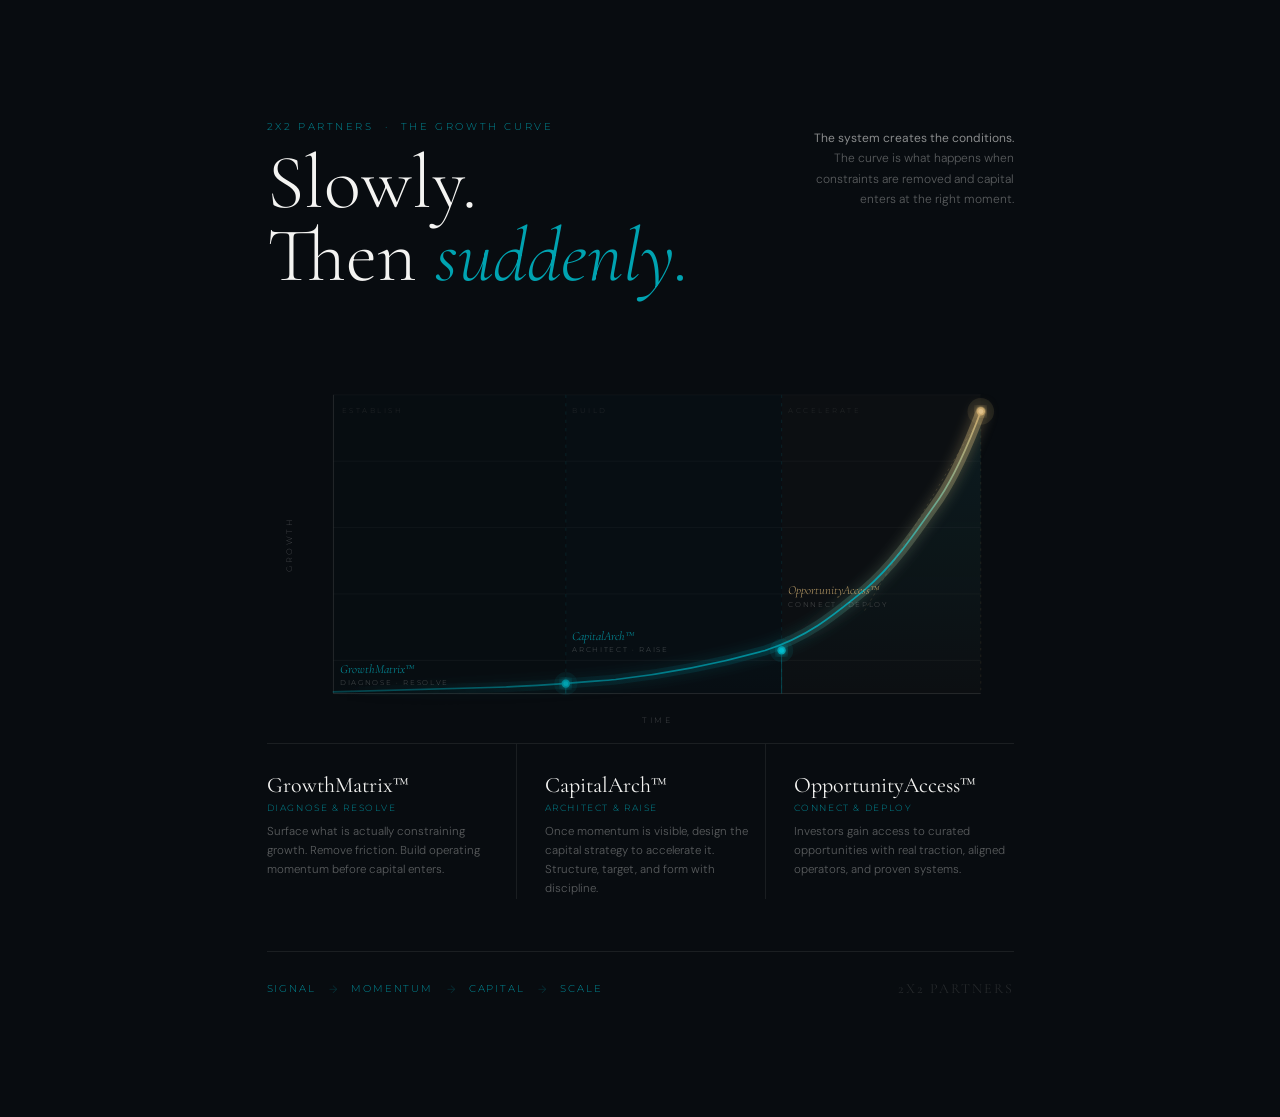
<file: 2x2 growth curve.HTML>
<!DOCTYPE html>
<html lang="en">
<head>
<meta charset="UTF-8">
<meta name="viewport" content="width=device-width, initial-scale=1.0">
<title>2x2 Partners — The Growth Curve</title>
<link href="https://fonts.googleapis.com/css2?family=Cormorant+Garamond:ital,wght@0,300;0,400;0,600;1,300;1,400&family=Montserrat:wght@400;500;600;700&family=DM+Sans:wght@300;400;500&display=swap" rel="stylesheet">
<style>
*, *::before, *::after { box-sizing: border-box; margin: 0; padding: 0; }

:root {
  --bg: #080C10;
  --bg-2: #0D1117;
  --bg-3: #111820;
  --teal: #008B98;
  --teal-light: #00A3B1;
  --teal-dim: rgba(0,139,152,0.15);
  --teal-border: rgba(0,139,152,0.3);
  --white: #F4F4F2;
  --white-dim: rgba(244,244,242,0.55);
  --white-faint: rgba(244,244,242,0.12);
  --gold: #C9A96E;
  --gold-light: #dfc08a;
  --divider: rgba(244,244,242,0.08);
  --serif: 'Cormorant Garamond', Georgia, serif;
  --sans: 'Montserrat', sans-serif;
  --body: 'DM Sans', sans-serif;
  /* legacy aliases */
  --black: var(--bg);
  --muted: var(--white-dim);
  --faint: rgba(244,244,242,0.35);
  --very-faint: var(--divider);
}

html, body {
  background: var(--bg);
  color: var(--white);
  font-family: var(--body);
  font-weight: 300;
  min-height: 100vh;
  display: flex;
  align-items: center;
  justify-content: center;
  padding: 60px 48px;
  -webkit-font-smoothing: antialiased;
}

.canvas {
  width: 100%;
  max-width: 960px;
  display: flex;
  flex-direction: column;
  gap: 0;
}

/* HEADER */
.top {
  display: flex;
  justify-content: space-between;
  align-items: flex-start;
  margin-bottom: 52px;
}
.top-left {}
.eyebrow {
  font-family: var(--sans);
  font-size: 10px;
  letter-spacing: 0.26em;
  text-transform: uppercase;
  color: var(--teal);
  margin-bottom: 14px;
  opacity: 0;
  animation: fadeUp 0.7s ease 0.1s forwards;
}
.headline {
  font-family: var(--serif);
  font-size: clamp(42px, 6vw, 80px);
  font-weight: 300;
  line-height: 0.95;
  color: var(--white);
  opacity: 0;
  animation: fadeUp 0.8s ease 0.2s forwards;
}
.headline em {
  font-style: italic;
  color: var(--teal-light);
}
.top-right {
  text-align: right;
  padding-top: 8px;
  opacity: 0;
  animation: fadeIn 0.8s ease 0.5s forwards;
}
.top-right p {
  font-size: 12px;
  color: var(--faint);
  line-height: 1.7;
  max-width: 220px;
}
.top-right p strong {
  color: var(--muted);
  font-weight: 400;
}

/* CHART AREA */
.chart-wrap {
  position: relative;
  width: 100%;
  padding-bottom: 0;
}

svg {
  width: 100%;
  height: auto;
  display: block;
  overflow: visible;
}

/* PHASE LABELS BELOW */
.phases {
  display: grid;
  grid-template-columns: 1fr 1fr 1fr;
  margin-top: 0;
  border-top: 1px solid var(--very-faint);
}

.phase {
  padding: 28px 0 0;
  position: relative;
  opacity: 0;
  animation: fadeUp 0.7s ease forwards;
}
.phase:nth-child(1) { animation-delay: 1.4s; }
.phase:nth-child(2) { animation-delay: 1.6s; border-left: 1px solid var(--very-faint); padding-left: 28px; }
.phase:nth-child(3) { animation-delay: 1.8s; border-left: 1px solid var(--very-faint); padding-left: 28px; }

.phase-cap {
  font-family: var(--serif);
  font-size: 22px;
  font-weight: 400;
  color: var(--white);
  margin-bottom: 4px;
}
.phase-tag {
  font-family: var(--sans);
  font-size: 9px;
  letter-spacing: 0.18em;
  text-transform: uppercase;
  color: var(--teal);
  margin-bottom: 10px;
  display: block;
}
.phase-desc {
  font-size: 11.5px;
  color: var(--faint);
  line-height: 1.65;
  max-width: 220px;
}

/* BOTTOM LINE */
.bottom-line {
  margin-top: 52px;
  padding-top: 28px;
  border-top: 1px solid var(--very-faint);
  display: flex;
  justify-content: space-between;
  align-items: center;
  opacity: 0;
  animation: fadeIn 0.8s ease 2.2s forwards;
}
.signal-flow {
  display: flex;
  align-items: center;
  gap: 14px;
}
.signal-step {
  font-family: var(--sans);
  font-size: 10px;
  letter-spacing: 0.18em;
  text-transform: uppercase;
  color: var(--teal);
}
.signal-arrow { color: var(--teal); opacity: 0.3; font-size: 11px; }
.wordmark {
  font-family: var(--serif);
  font-size: 14px;
  font-weight: 400;
  letter-spacing: 0.14em;
  text-transform: uppercase;
  color: var(--white-faint);
}

@keyframes fadeUp {
  from { opacity: 0; transform: translateY(16px); }
  to   { opacity: 1; transform: translateY(0); }
}
@keyframes fadeIn {
  from { opacity: 0; }
  to   { opacity: 1; }
}

/* SVG animation classes */
.curve-path {
  stroke-dasharray: 1400;
  stroke-dashoffset: 1400;
  animation: drawLine 2.2s cubic-bezier(0.4, 0, 0.2, 1) 0.6s forwards;
}
.axis-line {
  opacity: 0;
  animation: fadeIn 0.5s ease 0.4s forwards;
}
.grid-line {
  opacity: 0;
  animation: fadeIn 0.4s ease 0.5s forwards;
}
.dot-gm { opacity: 0; animation: fadeIn 0.4s ease 1.4s forwards; }
.dot-ca { opacity: 0; animation: fadeIn 0.4s ease 1.8s forwards; }
.dot-oa { opacity: 0; animation: fadeIn 0.4s ease 2.1s forwards; }
.label-gm { opacity: 0; animation: fadeUp 0.5s ease 1.5s forwards; }
.label-ca { opacity: 0; animation: fadeUp 0.5s ease 1.9s forwards; }
.label-oa { opacity: 0; animation: fadeUp 0.5s ease 2.2s forwards; }
.glow-path {
  stroke-dasharray: 1400;
  stroke-dashoffset: 1400;
  animation: drawLine 2.2s cubic-bezier(0.4, 0, 0.2, 1) 0.6s forwards;
}
.axis-label { opacity: 0; animation: fadeIn 0.5s ease 0.8s forwards; }

@keyframes drawLine {
  to { stroke-dashoffset: 0; }
}
</style>
</head>
<body>
<div class="canvas">

  <!-- HEADER -->
  <div class="top">
    <div class="top-left">
      <p class="eyebrow">2x2 Partners &nbsp;·&nbsp; The Growth Curve</p>
      <h1 class="headline">Slowly.<br>Then <em>suddenly.</em></h1>
    </div>
    <div class="top-right">
      <p><strong>The system creates the conditions.</strong><br>The curve is what happens when constraints are removed and capital enters at the right moment.</p>
    </div>
  </div>

  <!-- CHART -->
  <div class="chart-wrap">
    <svg viewBox="0 0 900 480" xmlns="http://www.w3.org/2000/svg">
      <defs>
        <!-- Teal glow filter -->
        <filter id="glow" x="-20%" y="-20%" width="140%" height="140%">
          <feGaussianBlur stdDeviation="4" result="blur"/>
          <feMerge><feMergeNode in="blur"/><feMergeNode in="SourceGraphic"/></feMerge>
        </filter>
        <filter id="softglow" x="-30%" y="-30%" width="160%" height="160%">
          <feGaussianBlur stdDeviation="8" result="blur"/>
          <feMerge><feMergeNode in="blur"/><feMergeNode in="SourceGraphic"/></feMerge>
        </filter>
        <!-- Gradient for curve: teal → gold at apex -->
        <linearGradient id="curveGrad" x1="0%" y1="0%" x2="100%" y2="0%">
          <stop offset="0%"   stop-color="#008B98" stop-opacity="0.4"/>
          <stop offset="55%"  stop-color="#008B98" stop-opacity="0.9"/>
          <stop offset="85%"  stop-color="#00A3B1" stop-opacity="1"/>
          <stop offset="100%" stop-color="#C9A96E" stop-opacity="1"/>
        </linearGradient>
        <linearGradient id="glowGrad" x1="0%" y1="0%" x2="100%" y2="0%">
          <stop offset="0%"   stop-color="#008B98" stop-opacity="0"/>
          <stop offset="65%"  stop-color="#008B98" stop-opacity="0.18"/>
          <stop offset="100%" stop-color="#C9A96E" stop-opacity="0.4"/>
        </linearGradient>
        <!-- Area fill gradient -->
        <linearGradient id="areaGrad" x1="0%" y1="0%" x2="0%" y2="100%">
          <stop offset="0%"   stop-color="#008B98" stop-opacity="0.1"/>
          <stop offset="100%" stop-color="#008B98" stop-opacity="0"/>
        </linearGradient>
      </defs>

      <!-- Grid lines - horizontal, very faint -->
      <line class="grid-line" x1="80" y1="380" x2="860" y2="380" stroke="rgba(244,241,235,0.05)" stroke-width="1"/>
      <line class="grid-line" x1="80" y1="300" x2="860" y2="300" stroke="rgba(244,241,235,0.04)" stroke-width="1"/>
      <line class="grid-line" x1="80" y1="220" x2="860" y2="220" stroke="rgba(244,241,235,0.04)" stroke-width="1"/>
      <line class="grid-line" x1="80" y1="140" x2="860" y2="140" stroke="rgba(244,241,235,0.04)" stroke-width="1"/>
      <line class="grid-line" x1="80" y1="60"  x2="860" y2="60"  stroke="rgba(244,241,235,0.04)" stroke-width="1"/>

      <!-- Phase dividers - vertical dotted -->
      <line class="grid-line" x1="360" y1="60" x2="360" y2="420" stroke="rgba(0,139,152,0.2)" stroke-width="1" stroke-dasharray="4,6"/>
      <line class="grid-line" x1="620" y1="60" x2="620" y2="420" stroke="rgba(0,139,152,0.2)" stroke-width="1" stroke-dasharray="4,6"/>

      <!-- Axes -->
      <line class="axis-line" x1="80" y1="420" x2="860" y2="420" stroke="rgba(244,241,235,0.15)" stroke-width="1"/>
      <line class="axis-line" x1="80" y1="60"  x2="80"  y2="420" stroke="rgba(244,241,235,0.15)" stroke-width="1"/>

      <!-- Axis labels -->
      <text class="axis-label" x="470" y="455" fill="rgba(244,244,242,0.25)" font-family="Montserrat" font-size="10" letter-spacing="3" text-anchor="middle">TIME</text>
      <text class="axis-label" x="30" y="240" fill="rgba(244,244,242,0.25)" font-family="Montserrat" font-size="10" letter-spacing="3" text-anchor="middle" transform="rotate(-90,30,240)">GROWTH</text>

      <!-- Area fill under curve -->
      <path class="glow-path" 
        d="M 80 418 C 150 416, 220 414, 290 412 C 340 410, 360 408, 420 403 C 480 396, 540 385, 600 368 C 650 352, 680 328, 720 295 C 755 265, 780 228, 810 185 C 830 155, 845 120, 860 80 L 860 420 Z"
        fill="url(#areaGrad)" stroke="none"/>

      <!-- Glow curve (thicker, blurred) -->
      <path class="glow-path"
        d="M 80 418 C 150 416, 220 414, 290 412 C 340 410, 360 408, 420 403 C 480 396, 540 385, 600 368 C 650 352, 680 328, 720 295 C 755 265, 780 228, 810 185 C 830 155, 845 120, 860 80"
        fill="none" 
        stroke="url(#glowGrad)" 
        stroke-width="12" 
        stroke-linecap="round"
        filter="url(#softglow)"/>

      <!-- Main curve -->
      <path class="curve-path"
        d="M 80 418 C 150 416, 220 414, 290 412 C 340 410, 360 408, 420 403 C 480 396, 540 385, 600 368 C 650 352, 680 328, 720 295 C 755 265, 780 228, 810 185 C 830 155, 845 120, 860 80"
        fill="none" 
        stroke="url(#curveGrad)" 
        stroke-width="2" 
        stroke-linecap="round"/>

      <!-- Inflection dot 1 — GrowthMatrix -->
      <g class="dot-gm">
        <circle cx="360" cy="408" r="14" fill="rgba(0,139,152,0.1)" />
        <circle cx="360" cy="408" r="5"  fill="#008B98" filter="url(#glow)"/>
        <circle cx="360" cy="408" r="3"  fill="#00A3B1"/>
        <!-- Vertical drop line -->
        <line x1="360" y1="413" x2="360" y2="420" stroke="rgba(0,139,152,0.5)" stroke-width="1"/>
      </g>

      <!-- Inflection dot 2 — CapitalArch -->
      <g class="dot-ca">
        <circle cx="620" cy="368" r="14" fill="rgba(0,163,177,0.1)"/>
        <circle cx="620" cy="368" r="5"  fill="#00A3B1" filter="url(#glow)"/>
        <circle cx="620" cy="368" r="3"  fill="#00BDD0"/>
        <line x1="620" y1="373" x2="620" y2="420" stroke="rgba(0,139,152,0.5)" stroke-width="1"/>
      </g>

      <!-- Inflection dot 3 — OpportunityAccess (gold — the payoff) -->
      <g class="dot-oa">
        <circle cx="860" cy="80" r="16" fill="rgba(201,169,110,0.12)"/>
        <circle cx="860" cy="80" r="5"  fill="#C9A96E" filter="url(#glow)"/>
        <circle cx="860" cy="80" r="3"  fill="#dfc08a"/>
        <line x1="860" y1="85" x2="860" y2="420" stroke="rgba(201,169,110,0.15)" stroke-width="1" stroke-dasharray="3,5"/>
      </g>

      <!-- Label: GrowthMatrix -->
      <g class="label-gm">
        <text x="88" y="395" fill="rgba(0,163,177,0.9)" font-family="Cormorant Garamond" font-size="15" font-style="italic">GrowthMatrix™</text>
        <text x="88" y="410" fill="rgba(244,244,242,0.3)" font-family="Montserrat" font-size="8" letter-spacing="2">DIAGNOSE · RESOLVE</text>
      </g>

      <!-- Label: CapitalArch -->
      <g class="label-ca">
        <text x="368" y="355" fill="rgba(0,163,177,0.9)" font-family="Cormorant Garamond" font-size="15" font-style="italic">CapitalArch™</text>
        <text x="368" y="370" fill="rgba(244,244,242,0.3)" font-family="Montserrat" font-size="8" letter-spacing="2">ARCHITECT · RAISE</text>
      </g>

      <!-- Label: OpportunityAccess -->
      <g class="label-oa">
        <text x="628" y="300" fill="rgba(201,169,110,0.95)" font-family="Cormorant Garamond" font-size="15" font-style="italic">OpportunityAccess™</text>
        <text x="628" y="316" fill="rgba(244,244,242,0.3)" font-family="Montserrat" font-size="8" letter-spacing="2">CONNECT · DEPLOY</text>
        <!-- Arrow pointing to dot -->
        <line x1="720" y1="320" x2="858" y2="88" stroke="rgba(201,169,110,0.2)" stroke-width="1" stroke-dasharray="3,4"/>
      </g>

      <!-- Phase background bands - very subtle teal tint -->
      <rect x="80"  y="60" width="280" height="360" fill="rgba(0,139,152,0.015)"/>
      <rect x="360" y="60" width="260" height="360" fill="rgba(0,139,152,0.022)"/>
      <rect x="620" y="60" width="240" height="360" fill="rgba(201,169,110,0.025)"/>

      <!-- Phase label at top -->
      <text class="label-gm" x="90" y="82" fill="rgba(244,244,242,0.12)" font-family="Montserrat" font-size="9" letter-spacing="3">ESTABLISH</text>
      <text class="label-ca" x="368" y="82" fill="rgba(244,244,242,0.12)" font-family="Montserrat" font-size="9" letter-spacing="3">BUILD</text>
      <text class="label-oa" x="628" y="82" fill="rgba(244,244,242,0.12)" font-family="Montserrat" font-size="9" letter-spacing="3">ACCELERATE</text>

    </svg>
  </div>

  <!-- PHASE DESCRIPTIONS -->
  <div class="phases">
    <div class="phase">
      <h3 class="phase-cap">GrowthMatrix™</h3>
      <span class="phase-tag">Diagnose &amp; Resolve</span>
      <p class="phase-desc">Surface what is actually constraining growth. Remove friction. Build operating momentum before capital enters.</p>
    </div>
    <div class="phase">
      <h3 class="phase-cap">CapitalArch™</h3>
      <span class="phase-tag">Architect &amp; Raise</span>
      <p class="phase-desc">Once momentum is visible, design the capital strategy to accelerate it. Structure, target, and form with discipline.</p>
    </div>
    <div class="phase">
      <h3 class="phase-cap">OpportunityAccess™</h3>
      <span class="phase-tag">Connect &amp; Deploy</span>
      <p class="phase-desc">Investors gain access to curated opportunities with real traction, aligned operators, and proven systems.</p>
    </div>
  </div>

  <!-- BOTTOM -->
  <div class="bottom-line">
    <div class="signal-flow">
      <span class="signal-step">Signal</span>
      <span class="signal-arrow">→</span>
      <span class="signal-step">Momentum</span>
      <span class="signal-arrow">→</span>
      <span class="signal-step">Capital</span>
      <span class="signal-arrow">→</span>
      <span class="signal-step">Scale</span>
    </div>
    <span class="wordmark">2x2 Partners</span>
  </div>

</div>
</body>
</html>
</file>
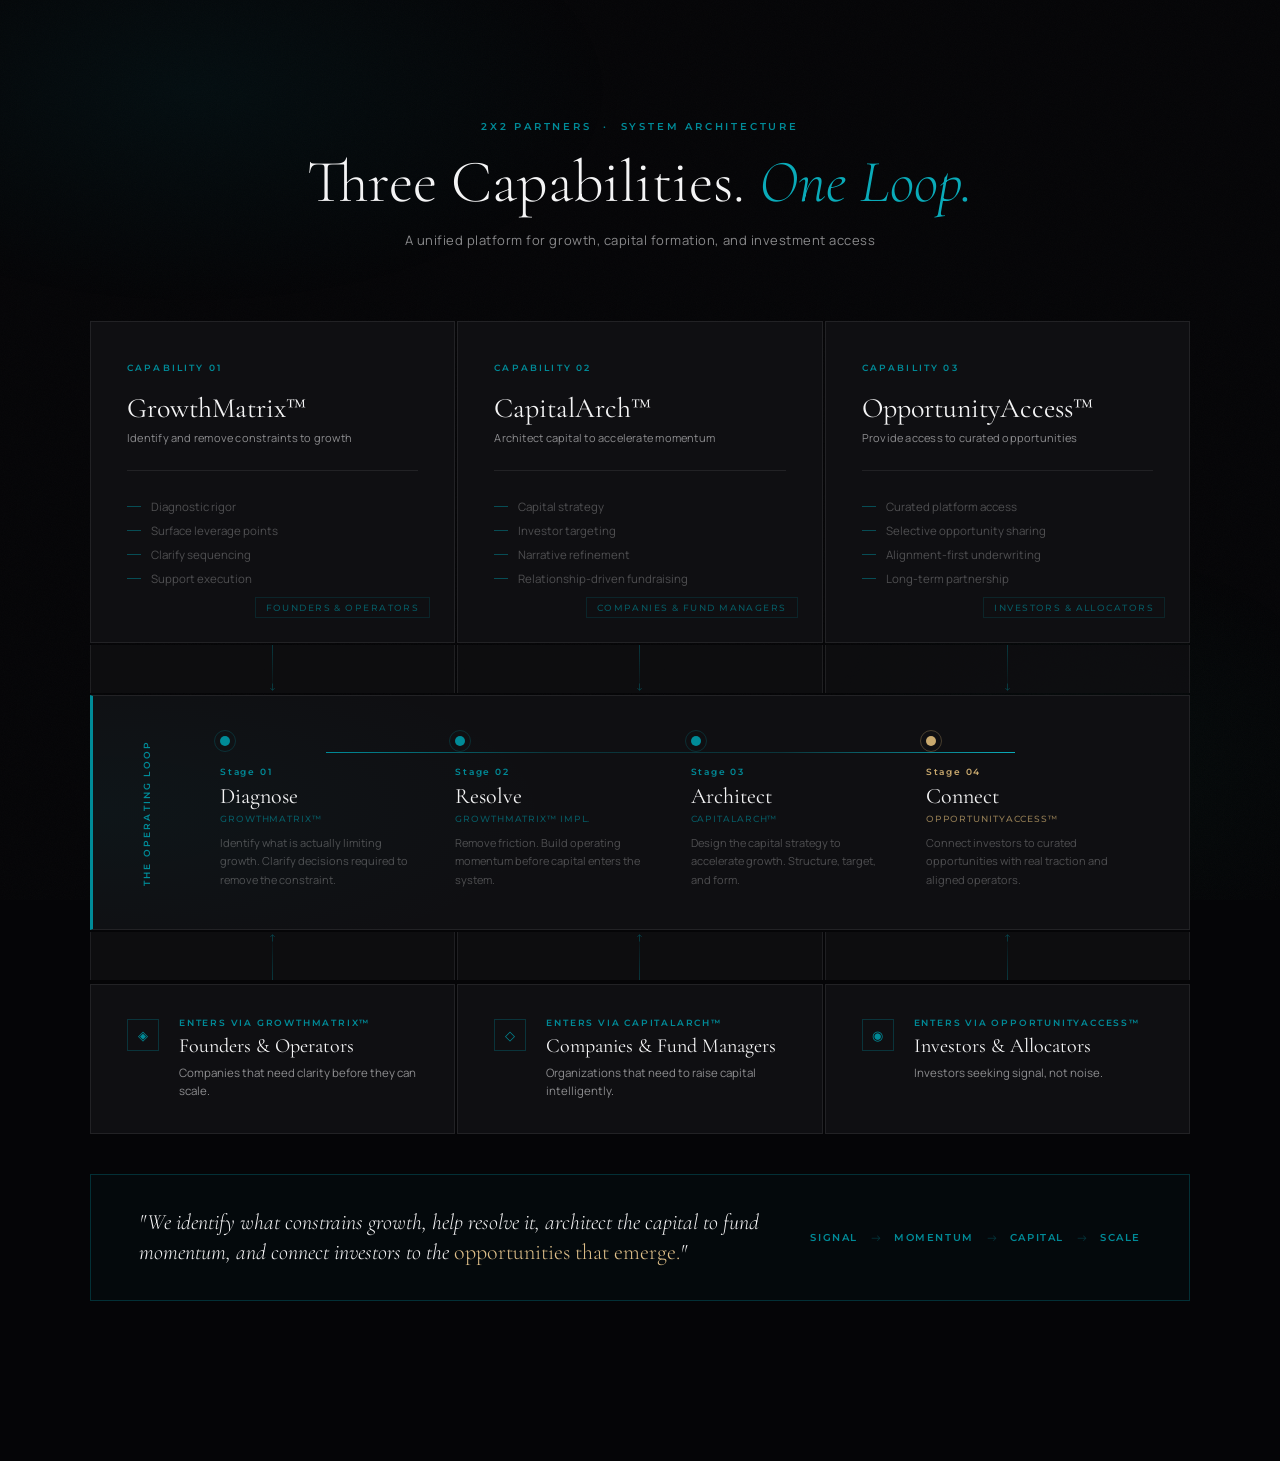
<file: 2x2 system visual.HTML>
<!DOCTYPE html>
<html lang="en">
<head>
<meta charset="UTF-8">
<meta name="viewport" content="width=device-width, initial-scale=1.0">
<title>2x2 Partners — System Architecture</title>
<link href="https://fonts.googleapis.com/css2?family=Cormorant+Garamond:ital,wght@0,300;0,400;0,600;1,300;1,400&family=Manrope:wght@400;500;600;700&family=Montserrat:wght@400;500;600;700&display=swap" rel="stylesheet">
<style>
*, *::before, *::after { box-sizing: border-box; margin: 0; padding: 0; }

:root {
  --ink:          #09090b;
  --ink-deep:     #050507;
  --surface:      #0f0f12;
  --lift:         rgba(255,255,255,0.032);
  --lift-2:       rgba(255,255,255,0.055);
  --rule:         rgba(255,255,255,0.08);
  --rule-strong:  rgba(255,255,255,0.14);
  --text:         #f4f4f5;
  --muted:        rgba(244,244,245,0.55);
  --faint:        rgba(244,244,245,0.28);
  --teal:         #008B98;
  --teal-light:   #0aabb9;
  --teal-dim:     rgba(0,139,152,0.18);
  --teal-border:  rgba(0,139,152,0.3);
  --teal-glow:    rgba(0,139,152,0.06);
  --green:        #26C699;
  --gold:         #C9A96E;
  --gold-light:   #dfc08a;
  --serif:        'Cormorant Garamond', Georgia, serif;
  --sans:         'Montserrat', sans-serif;
  --body:         'Manrope', sans-serif;
}

html, body {
  background: var(--ink-deep);
  color: var(--text);
  font-family: var(--body);
  font-weight: 400;
  min-height: 100vh;
  display: flex;
  flex-direction: column;
  align-items: center;
  justify-content: flex-start;
  padding: 60px 40px 80px;
  -webkit-font-smoothing: antialiased;
  overflow-x: hidden;
}

/* GRAIN */
body::before {
  content: '';
  position: fixed; inset: 0; z-index: 0;
  pointer-events: none;
  background-image: url("data:image/svg+xml,%3Csvg viewBox='0 0 256 256' xmlns='http://www.w3.org/2000/svg'%3E%3Cfilter id='n'%3E%3CfeTurbulence type='fractalNoise' baseFrequency='0.9' numOctaves='4' stitchTiles='stitch'/%3E%3C/filter%3E%3Crect width='100%25' height='100%25' filter='url(%23n)' opacity='1'/%3E%3C/svg%3E");
  background-size: 200px 200px;
  opacity: 0.025;
}

/* AMBIENT LIGHT */
.ambient {
  position: fixed; inset: 0; z-index: 0; pointer-events: none;
  background:
    radial-gradient(ellipse 55% 40% at 15% 10%, rgba(0,139,152,0.07) 0%, transparent 60%),
    radial-gradient(ellipse 40% 45% at 85% 85%, rgba(38,198,153,0.04) 0%, transparent 55%);
}

/* all content above grain */
.header, .system, .signal-row { position: relative; z-index: 2; }

/* HEADER */
.header {
  text-align: center;
  margin-bottom: 72px;
  opacity: 0;
  animation: fadeUp 0.9s ease 0.1s forwards;
}
.header-eyebrow {
  font-family: var(--sans);
  font-size: 10px;
  font-weight: 600;
  letter-spacing: 0.28em;
  text-transform: uppercase;
  color: var(--teal);
  margin-bottom: 16px;
}
.header-title {
  font-family: var(--serif);
  font-size: clamp(36px, 5vw, 60px);
  font-weight: 300;
  line-height: 1.1;
  color: var(--text);
  margin-bottom: 16px;
}
.header-title em { font-style: italic; color: var(--teal-light); }
.header-sub {
  font-size: 13px;
  color: var(--muted);
  letter-spacing: 0.04em;
}

/* MAIN CANVAS */
.system {
  width: 100%;
  max-width: 1100px;
  display: flex;
  flex-direction: column;
  gap: 0;
}

/* THREE CAPABILITIES */
.capabilities {
  display: grid;
  grid-template-columns: repeat(3, 1fr);
  gap: 2px;
  margin-bottom: 2px;
}

.cap-card {
  background: var(--surface);
  border: 1px solid var(--rule);
  padding: 40px 36px 56px;
  position: relative;
  overflow: hidden;
  opacity: 0;
  animation: fadeUp 0.8s ease forwards;
  cursor: default;
  transition: border-color 0.35s, background 0.35s;
}
.cap-card:nth-child(1) { animation-delay: 0.3s; }
.cap-card:nth-child(2) { animation-delay: 0.45s; }
.cap-card:nth-child(3) { animation-delay: 0.6s; }

.cap-card::after {
  content: '';
  position: absolute;
  top: 0; left: 0; right: 0;
  height: 2px;
  background: linear-gradient(90deg, transparent, var(--teal), transparent);
  opacity: 0;
  transition: opacity 0.4s;
}
.cap-card:hover {
  border-color: var(--teal-border);
  background: rgba(0,139,152,0.04);
}
.cap-card:hover::after { opacity: 1; }

.cap-num {
  font-family: var(--sans);
  font-size: 9px;
  font-weight: 600;
  letter-spacing: 0.24em;
  text-transform: uppercase;
  color: var(--teal);
  margin-bottom: 20px;
  display: block;
}
.cap-name {
  font-family: var(--serif);
  font-size: 28px;
  font-weight: 400;
  color: var(--text);
  margin-bottom: 6px;
  line-height: 1.1;
}
.cap-tagline {
  font-size: 11px;
  color: var(--muted);
  margin-bottom: 28px;
  padding-bottom: 24px;
  border-bottom: 1px solid var(--rule);
  letter-spacing: 0.02em;
  line-height: 1.5;
}
.cap-items {
  list-style: none;
  display: flex;
  flex-direction: column;
  gap: 9px;
}
.cap-items li {
  font-size: 11.5px;
  color: var(--faint);
  display: flex;
  align-items: center;
  gap: 10px;
  transition: color 0.2s;
}
.cap-items li::before {
  content: '';
  width: 14px; height: 1px;
  background: var(--teal);
  opacity: 0.5;
  flex-shrink: 0;
}
.cap-card:hover .cap-items li { color: var(--muted); }

.cap-audience {
  position: absolute;
  bottom: 24px;
  right: 24px;
  font-family: var(--sans);
  font-size: 9px;
  font-weight: 500;
  letter-spacing: 0.16em;
  text-transform: uppercase;
  color: var(--teal);
  opacity: 0.6;
  border: 1px solid var(--teal-border);
  padding: 4px 10px;
}

/* CONNECTORS */
.connector-row {
  display: grid;
  grid-template-columns: repeat(3, 1fr);
  gap: 2px;
  margin-bottom: 2px;
  height: 48px;
}
.connector {
  display: flex;
  align-items: center;
  justify-content: center;
  background: rgba(15,15,18,0.8);
  border-left: 1px solid var(--rule);
  border-right: 1px solid var(--rule);
  position: relative;
  opacity: 0;
  animation: fadeIn 0.6s ease 0.9s forwards;
}
.connector-line {
  width: 1px;
  height: 100%;
  background: linear-gradient(to bottom, var(--teal), transparent);
  opacity: 0.35;
}
.connector-arrow {
  position: absolute;
  bottom: 0;
  font-size: 10px;
  color: var(--teal);
  opacity: 0.5;
}

/* THE LOOP */
.loop-band {
  background: var(--surface);
  border: 1px solid var(--rule);
  border-left: 3px solid var(--teal);
  padding: 40px 48px;
  display: grid;
  grid-template-columns: auto 1fr;
  gap: 48px;
  align-items: center;
  margin-bottom: 2px;
  opacity: 0;
  animation: fadeUp 0.8s ease 0.75s forwards;
  position: relative;
  overflow: hidden;
}
.loop-band::before {
  content: '';
  position: absolute;
  inset: 0;
  background: radial-gradient(ellipse 60% 100% at 0% 50%, rgba(0,139,152,0.05) 0%, transparent 70%);
}
.loop-label-vert {
  font-family: var(--sans);
  font-size: 9px;
  font-weight: 600;
  letter-spacing: 0.24em;
  text-transform: uppercase;
  color: var(--teal);
  writing-mode: vertical-rl;
  transform: rotate(180deg);
}
.loop-stages {
  display: grid;
  grid-template-columns: repeat(4, 1fr);
  gap: 0;
  position: relative;
}
.loop-stages::before {
  content: '';
  position: absolute;
  top: 16px;
  left: calc(12.5% + 8px);
  right: calc(12.5% + 8px);
  height: 1px;
  background: linear-gradient(90deg,
    var(--teal) 0%,
    rgba(0,139,152,0.3) 33%,
    rgba(0,139,152,0.3) 66%,
    var(--teal-light) 100%
  );
}
.stage {
  padding: 0 20px;
  position: relative;
}
.stage-dot-wrap {
  display: flex;
  align-items: center;
  margin-bottom: 20px;
  position: relative;
  z-index: 1;
}
.stage-dot {
  width: 10px; height: 10px;
  border-radius: 50%;
  background: var(--teal);
  flex-shrink: 0;
  position: relative;
}
/* last stage dot is gold — the payoff */
.stage:last-child .stage-dot {
  background: var(--gold);
}
.stage-dot::after {
  content: '';
  position: absolute;
  top: 50%; left: 50%;
  transform: translate(-50%, -50%);
  width: 22px; height: 22px;
  border-radius: 50%;
  border: 1px solid rgba(0,139,152,0.25);
  animation: pulse 2.5s ease infinite;
}
.stage:last-child .stage-dot::after {
  border-color: rgba(201,169,110,0.3);
}
.stage:nth-child(2) .stage-dot::after { animation-delay: 0.6s; }
.stage:nth-child(3) .stage-dot::after { animation-delay: 1.2s; }
.stage:nth-child(4) .stage-dot::after { animation-delay: 1.8s; }

.stage-num {
  font-family: var(--sans);
  font-size: 9px;
  font-weight: 600;
  letter-spacing: 0.2em;
  color: var(--teal);
  display: block;
  margin-bottom: 6px;
}
.stage:last-child .stage-num { color: var(--gold); }

.stage-verb {
  font-family: var(--serif);
  font-size: 22px;
  font-weight: 400;
  color: var(--text);
  margin-bottom: 4px;
  display: block;
}
.stage-cap {
  font-family: var(--sans);
  font-size: 9px;
  font-weight: 500;
  letter-spacing: 0.1em;
  text-transform: uppercase;
  color: var(--teal);
  opacity: 0.6;
  display: block;
  margin-bottom: 10px;
}
.stage:last-child .stage-cap { color: var(--gold); opacity: 0.7; }

.stage-desc {
  font-size: 11px;
  color: var(--faint);
  line-height: 1.65;
}

/* AUDIENCES */
.audiences {
  display: grid;
  grid-template-columns: repeat(3, 1fr);
  gap: 2px;
  margin-top: 2px;
}
.aud-card {
  background: var(--surface);
  border: 1px solid var(--rule);
  padding: 32px 36px;
  display: flex;
  align-items: flex-start;
  gap: 20px;
  opacity: 0;
  animation: fadeUp 0.7s ease forwards;
  transition: border-color 0.3s;
}
.aud-card:nth-child(1) { animation-delay: 1.0s; }
.aud-card:nth-child(2) { animation-delay: 1.15s; }
.aud-card:nth-child(3) { animation-delay: 1.3s; }
.aud-card:hover { border-color: var(--teal-border); }

.aud-icon {
  width: 32px; height: 32px;
  border: 1px solid var(--teal-border);
  flex-shrink: 0;
  display: flex;
  align-items: center;
  justify-content: center;
  font-size: 13px;
  color: var(--teal);
  margin-top: 2px;
}
.aud-label {
  font-family: var(--sans);
  font-size: 9px;
  font-weight: 600;
  letter-spacing: 0.2em;
  text-transform: uppercase;
  color: var(--teal);
  margin-bottom: 6px;
  display: block;
}
.aud-name {
  font-family: var(--serif);
  font-size: 20px;
  font-weight: 400;
  color: var(--text);
  margin-bottom: 6px;
}
.aud-desc {
  font-size: 11.5px;
  color: var(--muted);
  line-height: 1.6;
}

/* SIGNAL ROW */
.signal-row {
  width: 100%;
  max-width: 1100px;
  margin-top: 40px;
  padding: 32px 48px;
  border: 1px solid var(--teal-border);
  background: rgba(0,139,152,0.04);
  display: flex;
  align-items: center;
  justify-content: space-between;
  gap: 40px;
  opacity: 0;
  animation: fadeIn 0.8s ease 1.5s forwards;
}
.signal-text {
  font-family: var(--serif);
  font-size: clamp(16px, 2vw, 22px);
  font-weight: 300;
  font-style: italic;
  color: var(--text);
  line-height: 1.4;
}
.signal-text em {
  color: var(--gold-light);
  font-style: normal;
}
.signal-flow {
  display: flex;
  align-items: center;
  gap: 12px;
  flex-shrink: 0;
}
.signal-step {
  font-family: var(--sans);
  font-size: 10px;
  font-weight: 600;
  letter-spacing: 0.16em;
  text-transform: uppercase;
  color: var(--teal);
  white-space: nowrap;
}
.signal-arrow {
  color: var(--teal);
  opacity: 0.35;
  font-size: 12px;
}

/* ANIMATIONS */
@keyframes fadeUp {
  from { opacity: 0; transform: translateY(20px); }
  to   { opacity: 1; transform: translateY(0); }
}
@keyframes fadeIn {
  from { opacity: 0; }
  to   { opacity: 1; }
}
@keyframes pulse {
  0%, 100% { opacity: 0.2; transform: translate(-50%, -50%) scale(1); }
  50%       { opacity: 0.6; transform: translate(-50%, -50%) scale(1.3); }
}
</style>
</head>
<body>

<div class="ambient"></div>

<div class="header">
  <p class="header-eyebrow">2x2 Partners &nbsp;·&nbsp; System Architecture</p>
  <h1 class="header-title">Three Capabilities. <em>One Loop.</em></h1>
  <p class="header-sub">A unified platform for growth, capital formation, and investment access</p>
</div>

<div class="system">

  <!-- CAPABILITIES -->
  <div class="capabilities">
    <div class="cap-card">
      <span class="cap-num">Capability 01</span>
      <h2 class="cap-name">GrowthMatrix™</h2>
      <p class="cap-tagline">Identify and remove constraints to growth</p>
      <ul class="cap-items">
        <li>Diagnostic rigor</li>
        <li>Surface leverage points</li>
        <li>Clarify sequencing</li>
        <li>Support execution</li>
      </ul>
      <span class="cap-audience">Founders &amp; Operators</span>
    </div>
    <div class="cap-card">
      <span class="cap-num">Capability 02</span>
      <h2 class="cap-name">CapitalArch™</h2>
      <p class="cap-tagline">Architect capital to accelerate momentum</p>
      <ul class="cap-items">
        <li>Capital strategy</li>
        <li>Investor targeting</li>
        <li>Narrative refinement</li>
        <li>Relationship-driven fundraising</li>
      </ul>
      <span class="cap-audience">Companies &amp; Fund Managers</span>
    </div>
    <div class="cap-card">
      <span class="cap-num">Capability 03</span>
      <h2 class="cap-name">OpportunityAccess™</h2>
      <p class="cap-tagline">Provide access to curated opportunities</p>
      <ul class="cap-items">
        <li>Curated platform access</li>
        <li>Selective opportunity sharing</li>
        <li>Alignment-first underwriting</li>
        <li>Long-term partnership</li>
      </ul>
      <span class="cap-audience">Investors &amp; Allocators</span>
    </div>
  </div>

  <!-- CONNECTORS -->
  <div class="connector-row">
    <div class="connector"><div class="connector-line"></div><span class="connector-arrow">↓</span></div>
    <div class="connector"><div class="connector-line"></div><span class="connector-arrow">↓</span></div>
    <div class="connector"><div class="connector-line"></div><span class="connector-arrow">↓</span></div>
  </div>

  <!-- THE LOOP -->
  <div class="loop-band">
    <span class="loop-label-vert">The Operating Loop</span>
    <div class="loop-stages">
      <div class="stage">
        <div class="stage-dot-wrap"><div class="stage-dot"></div></div>
        <span class="stage-num">Stage 01</span>
        <span class="stage-verb">Diagnose</span>
        <span class="stage-cap">GrowthMatrix™</span>
        <p class="stage-desc">Identify what is actually limiting growth. Clarify decisions required to remove the constraint.</p>
      </div>
      <div class="stage">
        <div class="stage-dot-wrap"><div class="stage-dot"></div></div>
        <span class="stage-num">Stage 02</span>
        <span class="stage-verb">Resolve</span>
        <span class="stage-cap">GrowthMatrix™ Impl.</span>
        <p class="stage-desc">Remove friction. Build operating momentum before capital enters the system.</p>
      </div>
      <div class="stage">
        <div class="stage-dot-wrap"><div class="stage-dot"></div></div>
        <span class="stage-num">Stage 03</span>
        <span class="stage-verb">Architect</span>
        <span class="stage-cap">CapitalArch™</span>
        <p class="stage-desc">Design the capital strategy to accelerate growth. Structure, target, and form.</p>
      </div>
      <div class="stage">
        <div class="stage-dot-wrap"><div class="stage-dot"></div></div>
        <span class="stage-num">Stage 04</span>
        <span class="stage-verb">Connect</span>
        <span class="stage-cap">OpportunityAccess™</span>
        <p class="stage-desc">Connect investors to curated opportunities with real traction and aligned operators.</p>
      </div>
    </div>
  </div>

  <!-- REVERSE CONNECTORS -->
  <div class="connector-row" style="transform: scaleY(-1);">
    <div class="connector"><div class="connector-line"></div><span class="connector-arrow">↓</span></div>
    <div class="connector"><div class="connector-line"></div><span class="connector-arrow">↓</span></div>
    <div class="connector"><div class="connector-line"></div><span class="connector-arrow">↓</span></div>
  </div>

  <!-- AUDIENCES -->
  <div class="audiences">
    <div class="aud-card">
      <div class="aud-icon">◈</div>
      <div class="aud-body">
        <span class="aud-label">Enters via GrowthMatrix™</span>
        <h3 class="aud-name">Founders &amp; Operators</h3>
        <p class="aud-desc">Companies that need clarity before they can scale.</p>
      </div>
    </div>
    <div class="aud-card">
      <div class="aud-icon">◇</div>
      <div class="aud-body">
        <span class="aud-label">Enters via CapitalArch™</span>
        <h3 class="aud-name">Companies &amp; Fund Managers</h3>
        <p class="aud-desc">Organizations that need to raise capital intelligently.</p>
      </div>
    </div>
    <div class="aud-card">
      <div class="aud-icon">◉</div>
      <div class="aud-body">
        <span class="aud-label">Enters via OpportunityAccess™</span>
        <h3 class="aud-name">Investors &amp; Allocators</h3>
        <p class="aud-desc">Investors seeking signal, not noise.</p>
      </div>
    </div>
  </div>

</div>

<!-- SIGNAL SENTENCE -->
<div class="signal-row">
  <p class="signal-text">"We identify what constrains growth, help resolve it, architect the capital to fund momentum, and connect investors to the <em>opportunities that emerge.</em>"</p>
  <div class="signal-flow">
    <span class="signal-step">Signal</span>
    <span class="signal-arrow">→</span>
    <span class="signal-step">Momentum</span>
    <span class="signal-arrow">→</span>
    <span class="signal-step">Capital</span>
    <span class="signal-arrow">→</span>
    <span class="signal-step">Scale</span>
  </div>
</div>

</body>
</html>
</file>
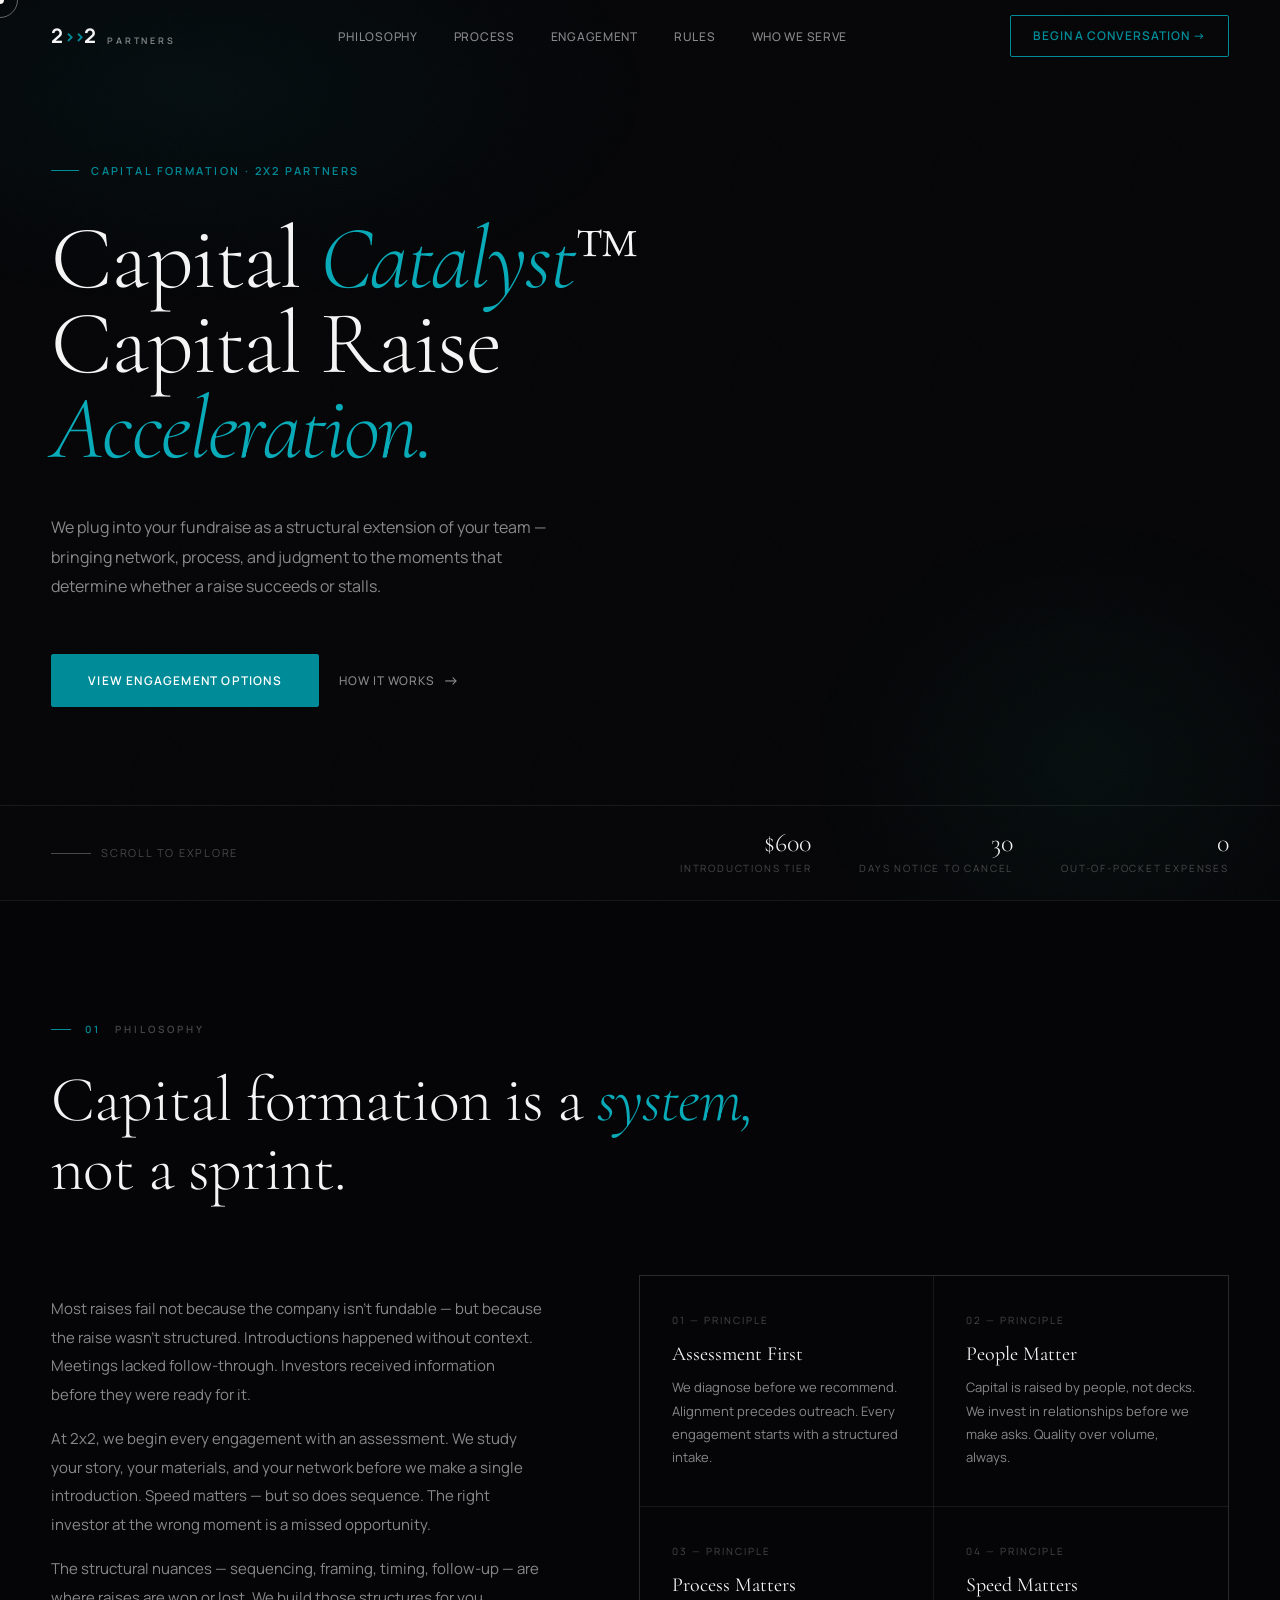
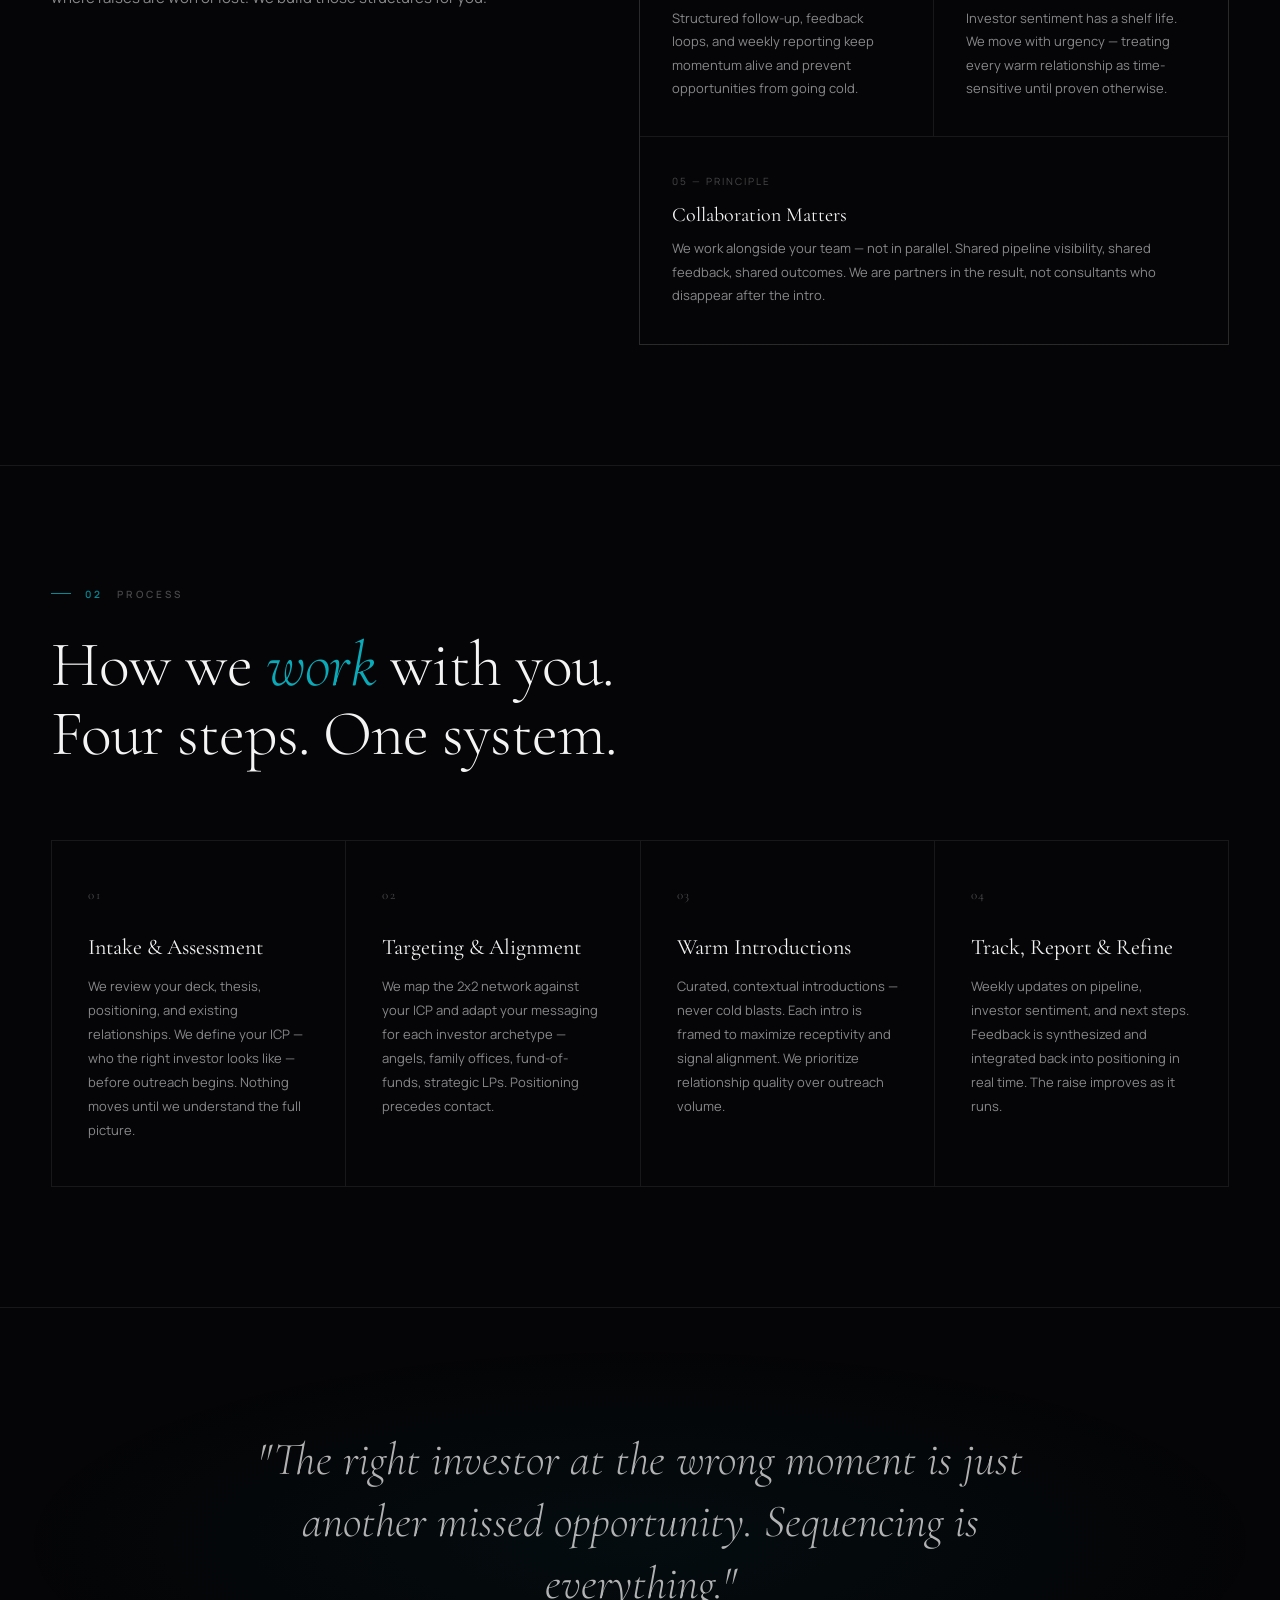
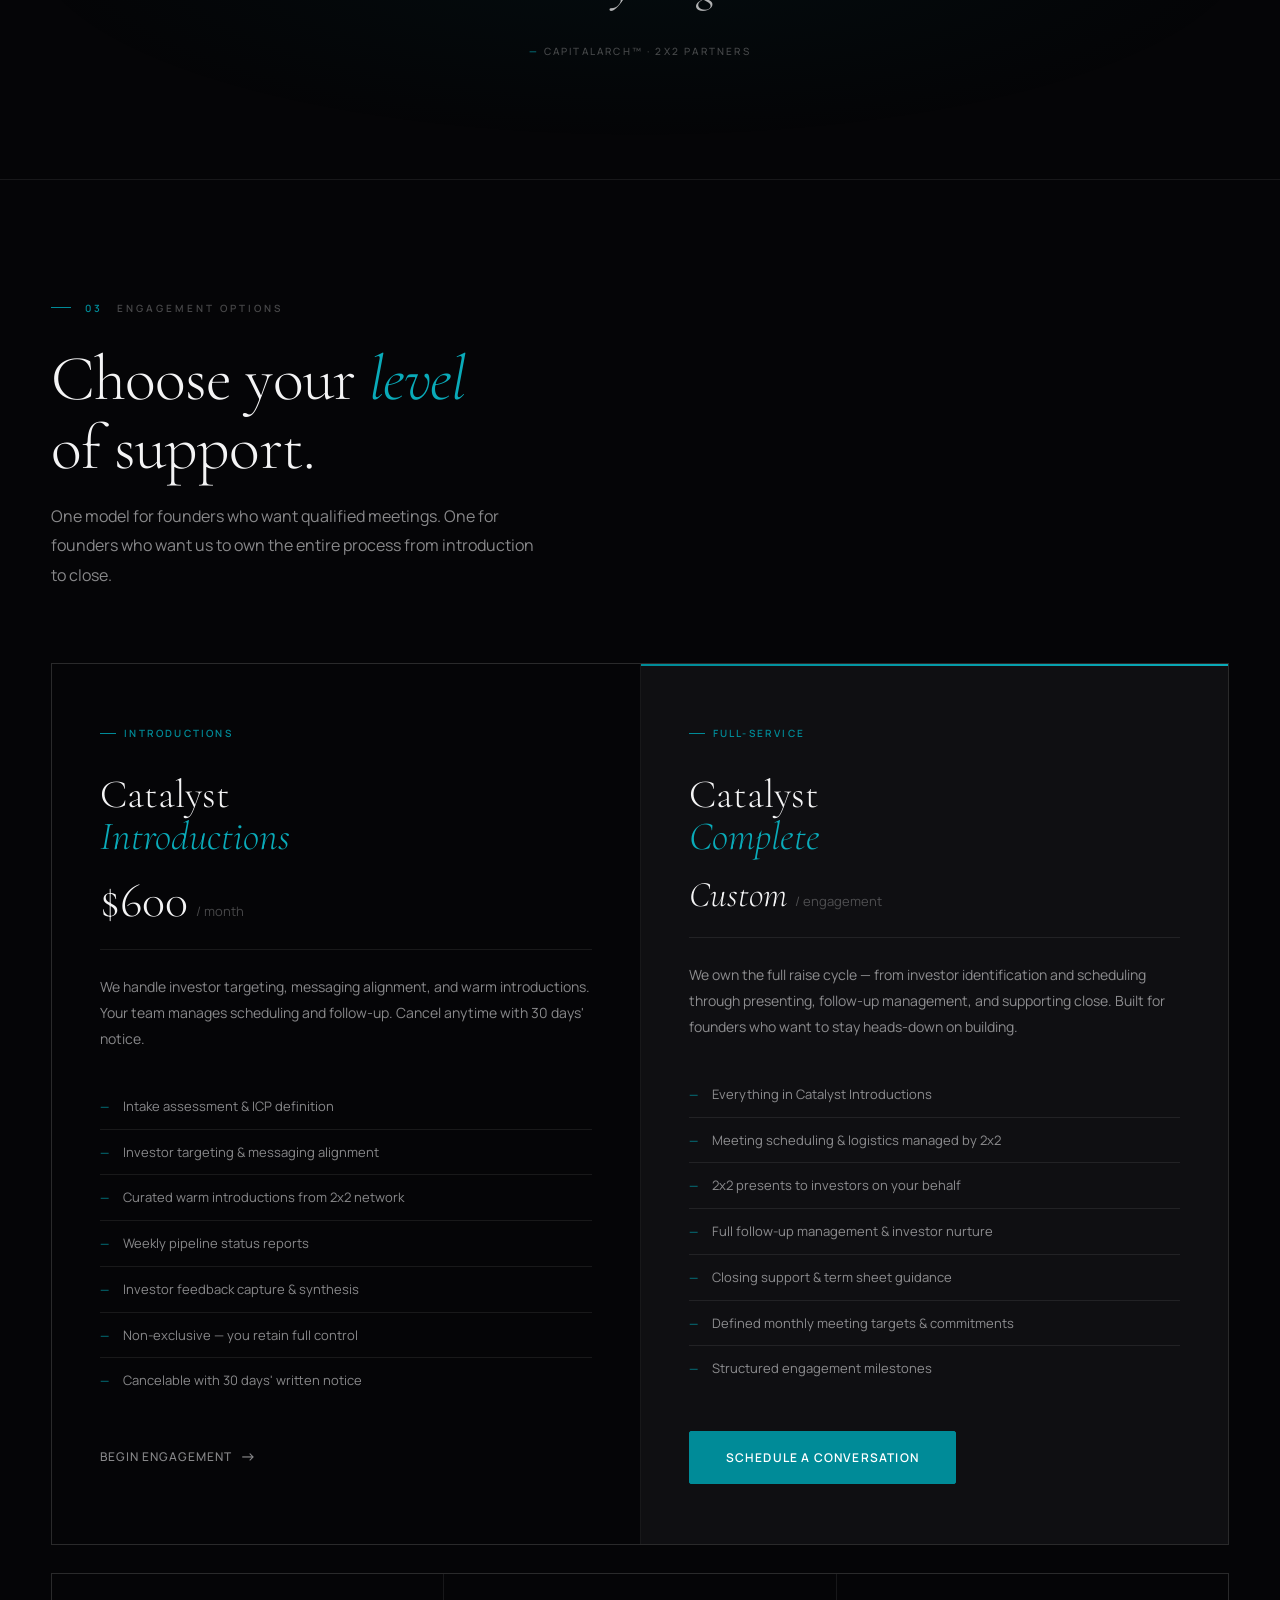
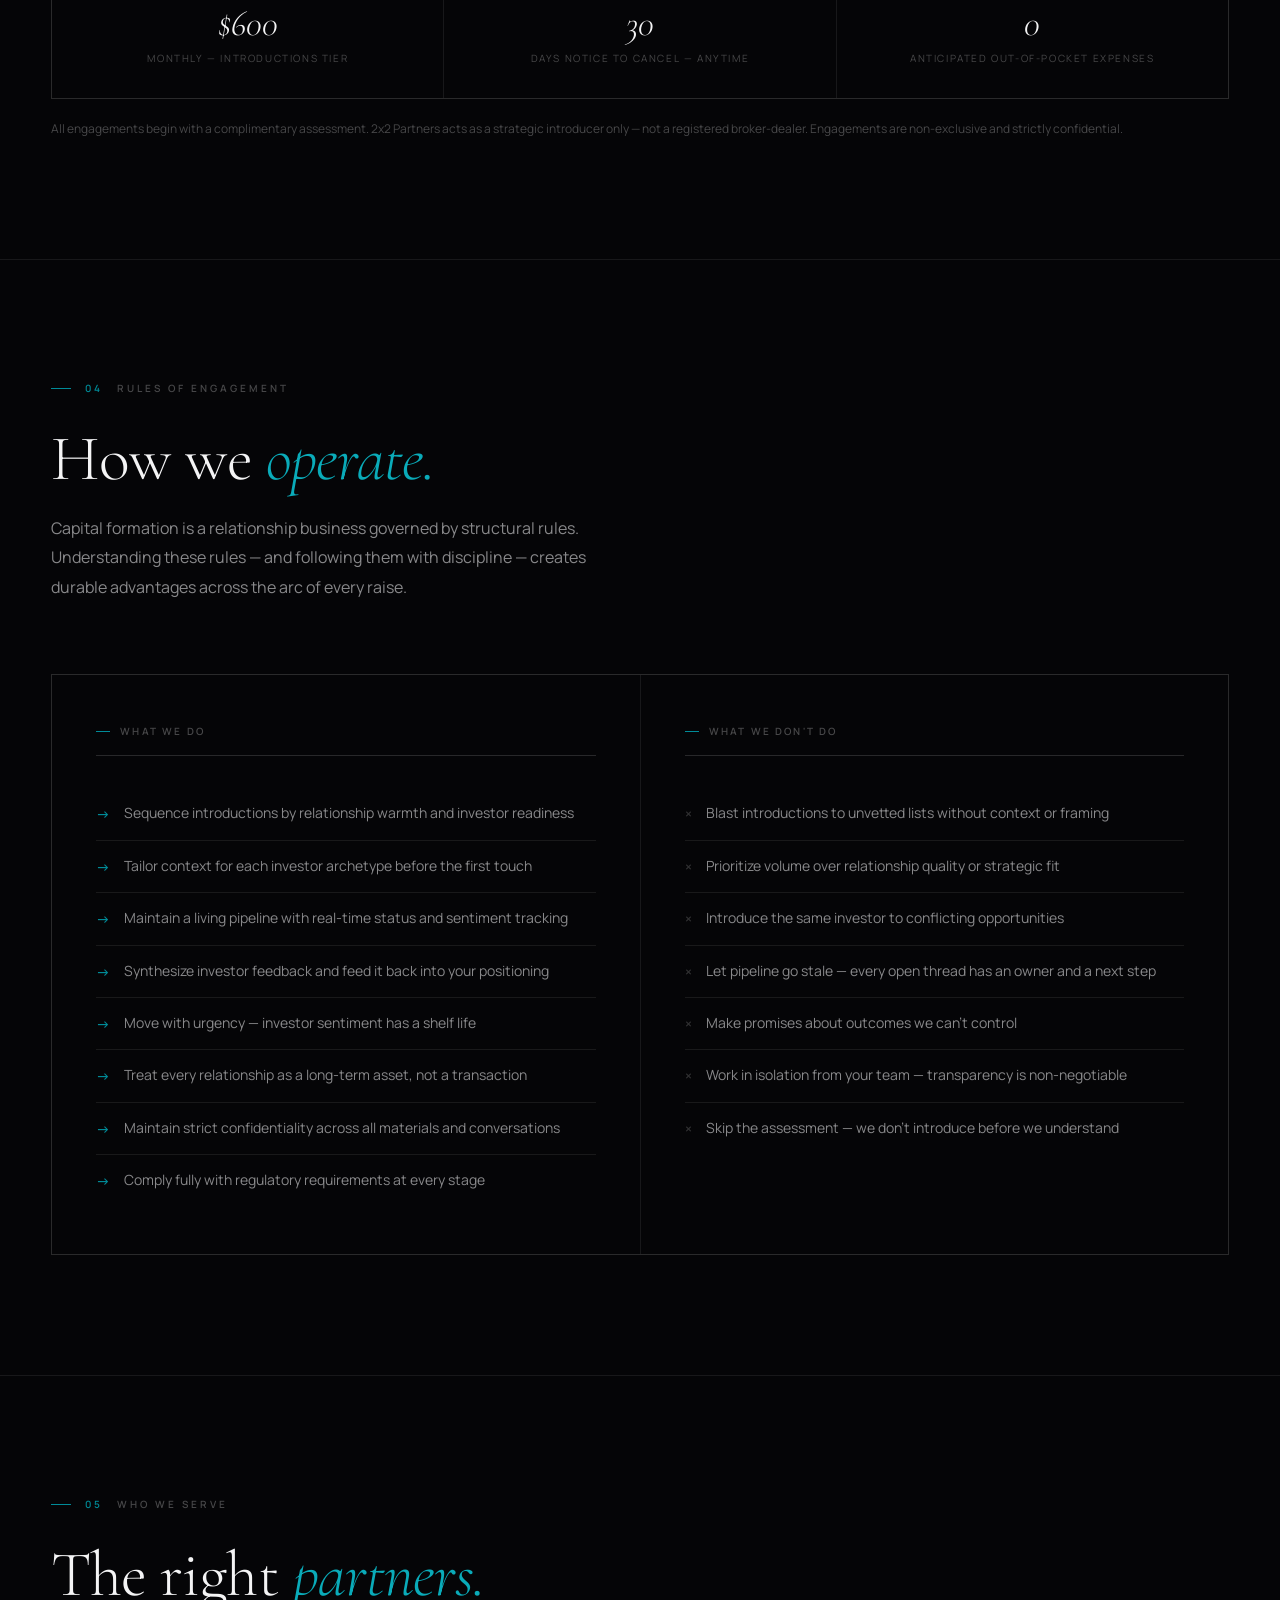
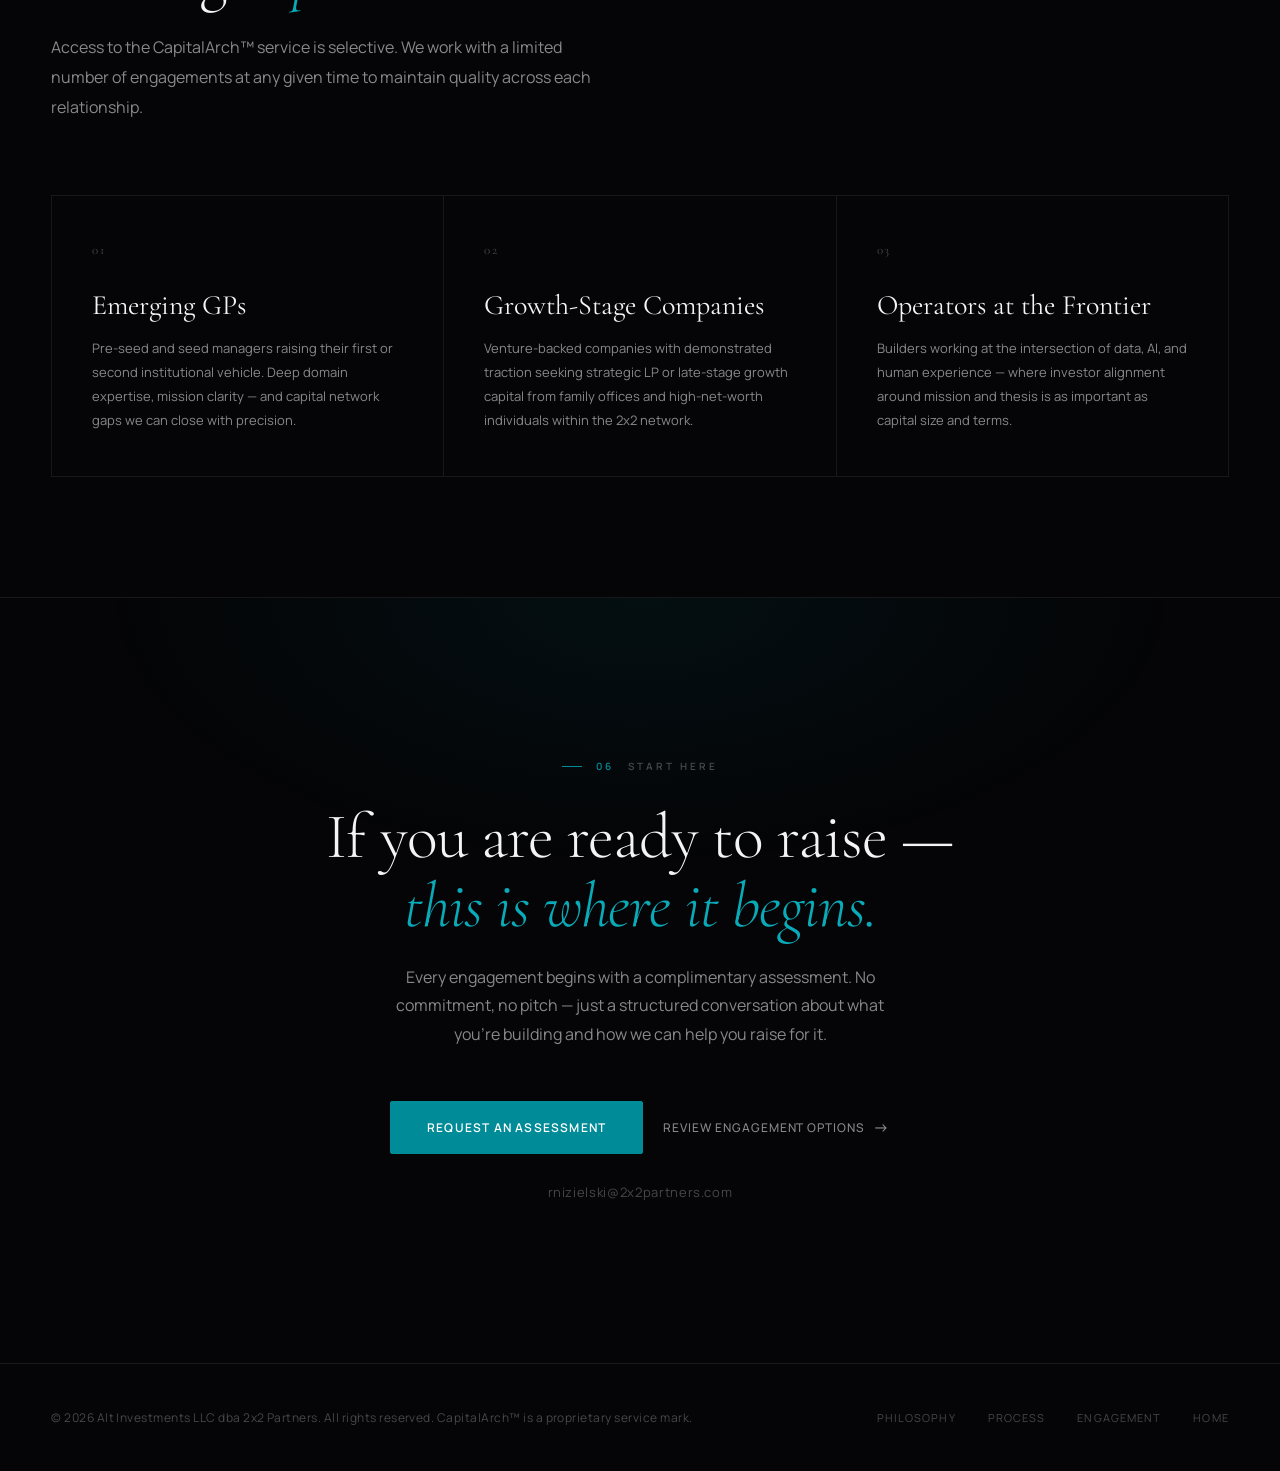
<file: capitalarch.html>
<!DOCTYPE html>
<html lang="en">
<head>
<meta charset="UTF-8">
<meta name="viewport" content="width=device-width, initial-scale=1.0">
<title>CapitalArch™ — 2x2 Partners</title>
<link rel="preconnect" href="https://fonts.googleapis.com">
<link href="https://fonts.googleapis.com/css2?family=Cormorant+Garamond:ital,wght@0,300;0,400;1,300;1,400&family=Manrope:wght@300;400;500;600;700&display=swap" rel="stylesheet">
<style>
  *, *::before, *::after { box-sizing: border-box; margin: 0; padding: 0; }

  :root {
    --ink:         #09090b;
    --ink-deep:    #050507;
    --surface:     #0f0f12;
    --lift:        rgba(255,255,255,0.032);
    --lift-2:      rgba(255,255,255,0.055);
    --rule:        rgba(255,255,255,0.08);
    --rule-strong: rgba(255,255,255,0.14);
    --text:        #f4f4f5;
    --muted:       rgba(244,244,245,0.55);
    --faint:       rgba(244,244,245,0.28);
    --teal:        #008B98;
    --teal-light:  #0aabb9;
    --teal-dim:    rgba(0,139,152,0.18);
    --green:       #26C699;
    --max:         1280px;
    --pad:         clamp(24px,4vw,56px);
  }

  html { scroll-behavior: smooth; font-size: 16px; }

  body {
    font-family: 'Manrope', sans-serif;
    font-weight: 400;
    background: var(--ink-deep);
    color: var(--text);
    line-height: 1.6;
    overflow-x: hidden;
    cursor: none;
  }

  /* ── CURSOR ── */
  .cursor { position: fixed; top: 0; left: 0; z-index: 9999; pointer-events: none; mix-blend-mode: difference; }
  .cursor-dot {
    width: 8px; height: 8px; border-radius: 50%;
    background: #fff; position: absolute;
    transform: translate(-50%,-50%);
    transition: transform 0.1s ease, width 0.3s, height 0.3s;
  }
  .cursor-ring {
    width: 36px; height: 36px; border-radius: 50%;
    border: 1px solid rgba(255,255,255,0.4);
    position: absolute; transform: translate(-50%,-50%);
    transition: transform 0.18s ease, width 0.3s, height 0.3s, border-color 0.3s;
  }
  body.cursor-hover .cursor-dot { width: 12px; height: 12px; background: var(--teal-light); }
  body.cursor-hover .cursor-ring { width: 52px; height: 52px; border-color: var(--teal); }

  /* ── GRAIN ── */
  body::before {
    content: ''; position: fixed; inset: 0; z-index: 1; pointer-events: none;
    background-image: url("data:image/svg+xml,%3Csvg viewBox='0 0 256 256' xmlns='http://www.w3.org/2000/svg'%3E%3Cfilter id='n'%3E%3CfeTurbulence type='fractalNoise' baseFrequency='0.9' numOctaves='4' stitchTiles='stitch'/%3E%3C/filter%3E%3Crect width='100%25' height='100%25' filter='url(%23n)' opacity='1'/%3E%3C/svg%3E");
    background-size: 200px 200px; opacity: 0.028;
  }

  /* ── AMBIENT ── */
  .ambient {
    position: fixed; inset: 0; z-index: 0; pointer-events: none;
    background:
      radial-gradient(ellipse 60% 40% at 15% 10%, rgba(0,139,152,0.07) 0%, transparent 60%),
      radial-gradient(ellipse 40% 50% at 85% 85%, rgba(38,198,153,0.05) 0%, transparent 55%);
  }

  /* ── LAYOUT ── */
  .wrap {
    position: relative; z-index: 2;
    width: min(var(--max), 100% - var(--pad)*2);
    margin: 0 auto;
  }
  a { color: inherit; text-decoration: none; }

  /* ── NAV ── */
  nav {
    position: fixed; top: 0; left: 0; right: 0; z-index: 100;
    padding: 0; border-bottom: 1px solid transparent;
    transition: border-color 0.4s, background 0.4s, backdrop-filter 0.4s;
  }
  nav.scrolled {
    background: rgba(9,9,11,0.82);
    backdrop-filter: blur(24px) saturate(140%);
    border-color: var(--rule);
  }
  .nav-inner { display: flex; align-items: center; justify-content: space-between; height: 72px; }

  .logomark {
    display: flex; align-items: baseline; gap: 0;
    font-family: 'Manrope', sans-serif;
    font-weight: 700; font-size: 20px; letter-spacing: -0.01em;
    color: var(--text); line-height: 1; transition: opacity 0.2s;
  }
  .logomark:hover { opacity: 0.8; }
  .logomark .chevrons { color: var(--teal); font-size: 18px; letter-spacing: -0.08em; margin: 0 1px; }
  .logomark .wordmark {
    font-family: 'Manrope', sans-serif; font-weight: 600;
    font-size: 9px; letter-spacing: 0.32em; text-transform: uppercase;
    color: var(--muted); margin-left: 11px; align-self: flex-end; padding-bottom: 1px;
  }

  .nav-links { display: flex; align-items: center; gap: 36px; list-style: none; }
  .nav-links a {
    font-size: 12px; font-weight: 500; letter-spacing: 0.06em;
    text-transform: uppercase; color: var(--muted);
    position: relative; transition: color 0.2s;
  }
  .nav-links a::after {
    content: ''; position: absolute; bottom: -3px; left: 0; right: 0;
    height: 1px; background: var(--teal);
    transform: scaleX(0); transform-origin: left; transition: transform 0.3s ease;
  }
  .nav-links a:hover { color: var(--text); }
  .nav-links a:hover::after { transform: scaleX(1); }

  .nav-cta {
    font-size: 12px; font-weight: 600; letter-spacing: 0.08em; text-transform: uppercase;
    padding: 10px 22px; border: 1px solid var(--teal);
    color: var(--teal); border-radius: 2px;
    transition: background 0.25s, color 0.25s;
  }
  .nav-cta:hover { background: var(--teal); color: #fff; }

  /* ── HERO ── */
  .hero {
    min-height: 100svh; display: grid; grid-template-rows: 1fr auto;
    padding-top: 72px; position: relative;
  }
  .hero-body {
    display: flex; flex-direction: column; justify-content: center;
    padding: 10vh 0 6vh;
  }
  .hero-kicker {
    display: inline-flex; align-items: center; gap: 12px;
    font-size: 11px; font-weight: 600; letter-spacing: 0.22em;
    text-transform: uppercase; color: var(--teal); margin-bottom: 36px;
    opacity: 0; animation: fadeUp 0.8s 0.2s ease forwards;
  }
  .hero-kicker::before { content: ''; display: block; width: 28px; height: 1px; background: var(--teal); }

  .hero-headline {
    font-family: 'Cormorant Garamond', serif;
    font-weight: 300; font-size: clamp(52px, 7vw, 92px);
    line-height: 0.95; letter-spacing: -0.02em;
    color: var(--text); max-width: 1000px;
    opacity: 0; animation: fadeUp 0.9s 0.35s ease forwards;
  }
  .hero-headline em { font-style: italic; color: var(--teal-light); }

  .hero-sub {
    margin-top: 42px; max-width: 520px;
    font-size: 16px; line-height: 1.85;
    color: var(--muted); font-weight: 400;
    opacity: 0; animation: fadeUp 0.8s 0.55s ease forwards;
  }

  .hero-actions {
    margin-top: 52px; display: flex; gap: 20px; align-items: center;
    opacity: 0; animation: fadeUp 0.8s 0.7s ease forwards;
  }

  .btn-prim {
    font-size: 12px; font-weight: 600; letter-spacing: 0.1em; text-transform: uppercase;
    padding: 16px 36px; background: var(--teal); color: #fff;
    border: 1px solid var(--teal); border-radius: 2px;
    transition: background 0.25s, box-shadow 0.25s;
    position: relative; overflow: hidden; display: inline-block;
  }
  .btn-prim::after {
    content: ''; position: absolute; inset: 0;
    background: linear-gradient(135deg, rgba(255,255,255,0.12) 0%, transparent 60%);
    opacity: 0; transition: opacity 0.25s;
  }
  .btn-prim:hover { background: var(--teal-light); box-shadow: 0 8px 32px rgba(0,139,152,0.35); }
  .btn-prim:hover::after { opacity: 1; }

  .btn-ghost {
    font-size: 12px; font-weight: 500; letter-spacing: 0.08em; text-transform: uppercase;
    color: var(--muted); display: inline-flex; align-items: center; gap: 8px;
    transition: color 0.2s, gap 0.2s;
  }
  .btn-ghost:hover { color: var(--text); gap: 14px; }
  .btn-ghost span { font-size: 16px; }

  .hero-rule { border: none; border-top: 1px solid var(--rule); opacity: 0; animation: fadeIn 1s 1s ease forwards; }
  .hero-footer {
    display: flex; align-items: center; justify-content: space-between; padding: 24px 0;
    opacity: 0; animation: fadeUp 0.6s 1.1s ease forwards;
  }
  .hero-scroll-hint {
    display: flex; align-items: center; gap: 10px;
    font-size: 11px; letter-spacing: 0.16em; text-transform: uppercase; color: var(--faint);
  }
  .scroll-line { width: 40px; height: 1px; background: var(--faint); position: relative; overflow: hidden; }
  .scroll-line::after {
    content: ''; position: absolute; top: 0; left: -100%; width: 100%; height: 100%;
    background: var(--teal); animation: scanline 2.5s 1.5s ease-in-out infinite;
  }
  @keyframes scanline { 0%{left:-100%} 100%{left:100%} }

  .hero-stats { display: flex; gap: 48px; }
  .hstat { text-align: right; }
  .hstat-val {
    font-family: 'Cormorant Garamond', serif;
    font-size: 26px; font-weight: 300; color: var(--text); line-height: 1;
  }
  .hstat-label { font-size: 10px; letter-spacing: 0.18em; text-transform: uppercase; color: var(--faint); margin-top: 4px; }

  /* ── SECTION BASE ── */
  section { position: relative; z-index: 2; }

  .section-intro { padding: 120px 0 80px; border-top: 1px solid var(--rule); }

  .section-tag {
    display: flex; align-items: center; gap: 14px; margin-bottom: 28px;
    font-size: 10px; font-weight: 600; letter-spacing: 0.3em; text-transform: uppercase; color: var(--faint);
  }
  .section-tag::before { content: ''; width: 20px; height: 1px; background: var(--teal); }
  .section-tag .num { color: var(--teal); }

  .section-h {
    font-family: 'Cormorant Garamond', serif;
    font-size: clamp(36px, 5vw, 64px);
    font-weight: 300; line-height: 1.08; letter-spacing: -0.015em;
    color: var(--text); max-width: 800px;
  }
  .section-h em { font-style: italic; color: var(--teal-light); }

  .section-body {
    font-size: 16px; line-height: 1.9; color: var(--muted);
    max-width: 560px; margin-top: 22px; font-weight: 400;
  }

  /* ── PHILOSOPHY ── */
  .philosophy-section { padding: 120px 0; border-top: 1px solid var(--rule); }

  .phil-layout {
    display: grid; grid-template-columns: 1fr 1.2fr; gap: 96px;
    align-items: start; margin-top: 72px;
  }
  .phil-left { position: sticky; top: 120px; }
  .phil-left p {
    font-size: 15px; line-height: 1.9; color: var(--muted);
    margin-top: 20px; font-weight: 400;
  }

  .principles-grid {
    display: grid; grid-template-columns: 1fr 1fr; gap: 1px;
    background: var(--rule); border: 1px solid var(--rule);
  }
  .principle-item {
    background: var(--ink-deep); padding: 36px 32px;
    transition: background 0.3s; position: relative; overflow: hidden;
  }
  .principle-item:hover { background: var(--lift); }
  .principle-item::after {
    content: ''; position: absolute; bottom: 0; left: 0; right: 0;
    height: 1px; background: linear-gradient(90deg, var(--teal), transparent);
    transform: scaleX(0); transform-origin: left; transition: transform 0.5s ease;
  }
  .principle-item:hover::after { transform: scaleX(1); }
  .principle-item.full { grid-column: 1 / -1; }

  .p-index {
    font-size: 10px; letter-spacing: 0.2em; color: var(--faint);
    text-transform: uppercase; margin-bottom: 14px; display: block;
  }
  .p-title {
    font-family: 'Cormorant Garamond', serif;
    font-size: 20px; font-weight: 400; color: var(--text);
    margin-bottom: 10px; line-height: 1.2;
  }
  .p-text { font-size: 13px; line-height: 1.8; color: var(--muted); font-weight: 400; }

  /* ── PROCESS ── */
  .process-section { padding: 120px 0; border-top: 1px solid var(--rule); }

  .process-steps {
    display: grid; grid-template-columns: repeat(4, 1fr);
    border-left: 1px solid var(--rule);
    margin-top: 72px;
  }
  .step {
    padding: 44px 36px;
    border-right: 1px solid var(--rule);
    border-bottom: 1px solid var(--rule);
    border-top: 1px solid var(--rule);
    position: relative; transition: background 0.35s;
  }
  .step::before {
    content: ''; position: absolute; top: 0; left: 0; right: 0;
    height: 2px; background: var(--teal);
    transform: scaleX(0); transform-origin: left; transition: transform 0.4s ease;
  }
  .step:hover { background: var(--lift); }
  .step:hover::before { transform: scaleX(1); }

  .step-num {
    font-family: 'Cormorant Garamond', serif;
    font-size: 13px; color: var(--faint); letter-spacing: 0.1em;
    margin-bottom: 28px; display: block;
  }
  .step-title {
    font-family: 'Cormorant Garamond', serif;
    font-size: 22px; font-weight: 400; line-height: 1.2;
    color: var(--text); margin-bottom: 14px;
  }
  .step-body { font-size: 13px; line-height: 1.85; color: var(--muted); }

  /* ── PULL QUOTE ── */
  .pull-section {
    padding: 120px 0; border-top: 1px solid var(--rule);
    background: radial-gradient(ellipse 70% 60% at 50% 50%, rgba(0,139,152,0.06) 0%, transparent 70%);
  }
  .pull-inner { max-width: 860px; margin: 0 auto; text-align: center; }
  .pull-quote {
    font-family: 'Cormorant Garamond', serif;
    font-size: clamp(26px, 4vw, 46px);
    font-weight: 300; font-style: italic;
    color: rgba(244,244,245,0.72); line-height: 1.35; margin-bottom: 28px;
  }
  .pull-attr {
    font-size: 10px; letter-spacing: 0.22em; text-transform: uppercase;
    color: var(--faint); font-weight: 500;
  }
  .pull-attr::before { content: '— '; color: var(--teal); }

  /* ── TIERS ── */
  .tiers-section { padding: 120px 0; border-top: 1px solid var(--rule); }

  .tiers-intro { font-size: 16px; color: var(--muted); font-weight: 400; max-width: 500px; line-height: 1.85; margin-top: 20px; }

  .tiers-grid { display: grid; grid-template-columns: 1fr 1fr; gap: 1px; background: var(--rule); border: 1px solid var(--rule); margin-top: 72px; }

  .tier {
    background: var(--ink-deep); padding: 52px 48px;
    position: relative; overflow: hidden;
    transition: background 0.3s;
  }
  .tier:hover { background: var(--lift); }
  .tier.featured { background: var(--surface); }
  .tier.featured:hover { background: var(--lift-2); }

  .tier::before {
    content: ''; position: absolute; top: 0; left: 0; right: 0;
    height: 2px; background: linear-gradient(90deg, var(--teal), var(--teal-light));
    transform: scaleX(0); transform-origin: left; transition: transform 0.5s ease;
  }
  .tier:hover::before { transform: scaleX(1); }
  .tier.featured::before { transform: scaleX(1); }

  .tier-badge {
    display: inline-flex; align-items: center; gap: 8px;
    font-size: 10px; font-weight: 600; letter-spacing: 0.22em;
    text-transform: uppercase; color: var(--teal); margin-bottom: 32px;
  }
  .tier-badge::before { content: ''; width: 16px; height: 1px; background: var(--teal); }

  .tier-name {
    font-family: 'Cormorant Garamond', serif;
    font-size: 40px; font-weight: 300; line-height: 1.05;
    color: var(--text); margin-bottom: 20px;
  }
  .tier-name em { font-style: italic; color: var(--teal-light); }

  .tier-price {
    display: flex; align-items: baseline; gap: 8px; margin-bottom: 24px;
    border-bottom: 1px solid var(--rule); padding-bottom: 24px;
  }
  .price-val {
    font-family: 'Cormorant Garamond', serif;
    font-size: 48px; font-weight: 300; color: var(--text); line-height: 1;
  }
  .price-unit { font-size: 13px; color: var(--faint); font-weight: 400; }

  .tier-desc { font-size: 14px; line-height: 1.85; color: var(--muted); margin-bottom: 32px; }

  .tier-features { list-style: none; margin-bottom: 40px; display: flex; flex-direction: column; gap: 0; }
  .tier-features li {
    font-size: 13px; color: var(--muted);
    display: flex; align-items: flex-start; gap: 14px; line-height: 1.6;
    padding: 12px 0; border-bottom: 1px solid var(--rule);
  }
  .tier-features li:last-child { border-bottom: none; }
  .tier-features li::before { content: '—'; color: var(--teal); font-size: 12px; flex-shrink: 0; margin-top: 1px; }

  /* ── STATS BAR ── */
  .stats-bar {
    display: grid; grid-template-columns: repeat(3, 1fr); gap: 1px;
    background: var(--rule); border: 1px solid var(--rule); margin-top: 28px;
  }
  .stat-item {
    background: var(--ink-deep); padding: 32px 28px; text-align: center;
    transition: background 0.3s;
  }
  .stat-item:hover { background: var(--lift); }
  .stat-val {
    font-family: 'Cormorant Garamond', serif;
    font-size: 36px; font-weight: 300; font-style: italic;
    color: var(--text); display: block; line-height: 1;
  }
  .stat-label { font-size: 10px; letter-spacing: 0.16em; text-transform: uppercase; color: var(--faint); margin-top: 8px; display: block; }

  .tiers-footnote { margin-top: 20px; font-size: 12px; color: var(--faint); line-height: 1.7; }

  /* ── RULES ── */
  .rules-section { padding: 120px 0; border-top: 1px solid var(--rule); }

  .rules-lead { font-size: 16px; color: var(--muted); font-weight: 400; max-width: 560px; line-height: 1.85; margin-top: 20px; }

  .dos-donts {
    display: grid; grid-template-columns: 1fr 1fr; gap: 1px;
    background: var(--rule); border: 1px solid var(--rule); margin-top: 72px;
  }

  .dos, .donts { background: var(--ink-deep); padding: 48px 44px; }

  .col-head {
    font-size: 10px; font-weight: 600; letter-spacing: 0.22em; text-transform: uppercase;
    color: var(--faint); margin-bottom: 32px; padding-bottom: 16px;
    border-bottom: 1px solid var(--rule-strong);
    display: flex; align-items: center; gap: 10px;
  }
  .col-head::before { content: ''; width: 14px; height: 1px; background: var(--teal); }

  .dos ul, .donts ul { list-style: none; display: flex; flex-direction: column; gap: 0; }

  .dos li, .donts li {
    font-size: 14px; color: var(--muted); font-weight: 400;
    padding: 14px 0; border-bottom: 1px solid var(--rule);
    display: flex; align-items: flex-start; gap: 14px; line-height: 1.6;
  }
  .dos li:last-child, .donts li:last-child { border-bottom: none; }

  .do-mark { color: var(--teal); font-size: 14px; flex-shrink: 0; margin-top: 1px; font-weight: 600; }
  .dont-mark { color: rgba(244,244,245,0.18); font-size: 14px; flex-shrink: 0; margin-top: 1px; font-weight: 600; }

  /* ── ICP ── */
  .icp-section { padding: 120px 0; border-top: 1px solid var(--rule); }

  .icp-grid {
    display: grid; grid-template-columns: repeat(3, 1fr);
    border-left: 1px solid var(--rule); margin-top: 72px;
  }
  .icp-card {
    padding: 44px 40px;
    border-right: 1px solid var(--rule);
    border-bottom: 1px solid var(--rule);
    border-top: 1px solid var(--rule);
    position: relative; transition: background 0.35s;
  }
  .icp-card::before {
    content: ''; position: absolute; top: 0; left: 0; right: 0;
    height: 2px; background: var(--teal);
    transform: scaleX(0); transform-origin: left; transition: transform 0.4s ease;
  }
  .icp-card:hover { background: var(--lift); }
  .icp-card:hover::before { transform: scaleX(1); }

  .icp-num { font-family: 'Cormorant Garamond', serif; font-size: 13px; color: var(--faint); letter-spacing: 0.1em; margin-bottom: 28px; display: block; }
  .icp-title { font-family: 'Cormorant Garamond', serif; font-size: 28px; font-weight: 400; line-height: 1.2; color: var(--text); margin-bottom: 14px; }
  .icp-body { font-size: 13px; line-height: 1.85; color: var(--muted); }

  /* ── CTA ── */
  .cta-section {
    padding: 160px 0; border-top: 1px solid var(--rule);
    text-align: center;
    background: radial-gradient(ellipse 60% 50% at 50% 0%, rgba(0,139,152,0.08) 0%, transparent 70%);
  }
  .cta-section .section-h { max-width: 720px; margin: 0 auto; }
  .cta-sub { font-size: 16px; line-height: 1.8; color: var(--muted); max-width: 500px; margin: 22px auto 0; }
  .cta-actions { display: flex; gap: 20px; justify-content: center; margin-top: 52px; flex-wrap: wrap; }
  .cta-email {
    font-size: 13px; color: var(--faint); letter-spacing: 0.05em;
    margin-top: 28px; display: block; transition: color 0.2s;
  }
  .cta-email:hover { color: var(--teal); }

  /* ── FOOTER ── */
  footer { border-top: 1px solid var(--rule); padding: 44px 0; }
  .footer-inner {
    display: flex; align-items: center; justify-content: space-between;
    flex-wrap: wrap; gap: 20px;
  }
  .footer-copy { font-size: 12px; color: var(--faint); letter-spacing: 0.04em; }
  .footer-links { display: flex; gap: 32px; }
  .footer-links a {
    font-size: 11px; letter-spacing: 0.1em; text-transform: uppercase;
    color: var(--faint); transition: color 0.2s;
  }
  .footer-links a:hover { color: var(--teal); }

  /* ── ANIMATIONS ── */
  @keyframes fadeUp { from { opacity: 0; transform: translateY(20px); } to { opacity: 1; transform: translateY(0); } }
  @keyframes fadeIn { from { opacity: 0; } to { opacity: 1; } }

  .reveal {
    opacity: 0; transform: translateY(28px);
    transition: opacity 0.8s ease, transform 0.8s ease;
  }
  .reveal.visible { opacity: 1; transform: translateY(0); }
  .reveal-delay-1 { transition-delay: 0.1s; }
  .reveal-delay-2 { transition-delay: 0.22s; }
  .reveal-delay-3 { transition-delay: 0.34s; }
  .reveal-delay-4 { transition-delay: 0.46s; }

  /* ── RESPONSIVE ── */
  @media (max-width: 1024px) {
    .phil-layout { grid-template-columns: 1fr; gap: 48px; }
    .phil-left { position: static; }
    .process-steps { grid-template-columns: 1fr 1fr; }
  }
  @media (max-width: 768px) {
    .process-steps { grid-template-columns: 1fr; }
    .tiers-grid { grid-template-columns: 1fr; }
    .dos-donts { grid-template-columns: 1fr; }
    .icp-grid { grid-template-columns: 1fr; }
    .principles-grid { grid-template-columns: 1fr; }
    .stats-bar { grid-template-columns: 1fr; }
    .nav-links { display: none; }
    .hero-stats { gap: 28px; }
  }
</style>
</head>
<body>

<div class="cursor"><div class="cursor-dot"></div><div class="cursor-ring"></div></div>
<div class="ambient"></div>

<!-- ── NAV ── -->
<nav id="nav">
  <div class="wrap">
    <div class="nav-inner">
      <a href="https://2x2partners.com" class="logomark">
        2<span class="chevrons">>></span>2
        <span class="wordmark">Partners</span>
      </a>
      <ul class="nav-links">
        <li><a href="#philosophy">Philosophy</a></li>
        <li><a href="#process">Process</a></li>
        <li><a href="#tiers">Engagement</a></li>
        <li><a href="#rules">Rules</a></li>
        <li><a href="#who">Who We Serve</a></li>
      </ul>
      <a href="#cta" class="nav-cta">Begin a Conversation →</a>
    </div>
  </div>
</nav>

<!-- ── HERO ── -->
<div class="hero">
  <div class="wrap">
    <div class="hero-body">
      <div class="hero-kicker">Capital Formation · 2x2 Partners</div>
      <h1 class="hero-headline">Capital <em>Catalyst</em>™<br>Capital Raise<br><em>Acceleration.</em></h1>
      <p class="hero-sub">We plug into your fundraise as a structural extension of your team — bringing network, process, and judgment to the moments that determine whether a raise succeeds or stalls.</p>
      <div class="hero-actions">
        <a href="#tiers" class="btn-prim">View Engagement Options</a>
        <a href="#process" class="btn-ghost">How It Works <span>→</span></a>
      </div>
    </div>
  </div>
  <hr class="hero-rule">
  <div class="wrap">
    <div class="hero-footer">
      <div class="hero-scroll-hint">
        <div class="scroll-line"></div>
        Scroll to explore
      </div>
      <div class="hero-stats">
        <div class="hstat">
          <div class="hstat-val">$600</div>
          <div class="hstat-label">Introductions tier</div>
        </div>
        <div class="hstat">
          <div class="hstat-val">30</div>
          <div class="hstat-label">Days notice to cancel</div>
        </div>
        <div class="hstat">
          <div class="hstat-val">0</div>
          <div class="hstat-label">Out-of-pocket expenses</div>
        </div>
      </div>
    </div>
  </div>
</div>

<!-- ── PHILOSOPHY ── -->
<section class="philosophy-section" id="philosophy">
  <div class="wrap">
    <div class="section-tag reveal"><span class="num">01</span>Philosophy</div>
    <h2 class="section-h reveal reveal-delay-1">Capital formation is a <em>system,</em><br>not a sprint.</h2>

    <div class="phil-layout">
      <div class="phil-left reveal reveal-delay-2">
        <p>Most raises fail not because the company isn't fundable — but because the raise wasn't structured. Introductions happened without context. Meetings lacked follow-through. Investors received information before they were ready for it.</p>
        <p style="margin-top:16px;">At 2x2, we begin every engagement with an assessment. We study your story, your materials, and your network before we make a single introduction. Speed matters — but so does sequence. The right investor at the wrong moment is a missed opportunity.</p>
        <p style="margin-top:16px;">The structural nuances — sequencing, framing, timing, follow-up — are where raises are won or lost. We build those structures for you.</p>
      </div>

      <div class="principles-grid reveal reveal-delay-3">
        <div class="principle-item">
          <span class="p-index">01 — Principle</span>
          <div class="p-title">Assessment First</div>
          <p class="p-text">We diagnose before we recommend. Alignment precedes outreach. Every engagement starts with a structured intake.</p>
        </div>
        <div class="principle-item">
          <span class="p-index">02 — Principle</span>
          <div class="p-title">People Matter</div>
          <p class="p-text">Capital is raised by people, not decks. We invest in relationships before we make asks. Quality over volume, always.</p>
        </div>
        <div class="principle-item">
          <span class="p-index">03 — Principle</span>
          <div class="p-title">Process Matters</div>
          <p class="p-text">Structured follow-up, feedback loops, and weekly reporting keep momentum alive and prevent opportunities from going cold.</p>
        </div>
        <div class="principle-item">
          <span class="p-index">04 — Principle</span>
          <div class="p-title">Speed Matters</div>
          <p class="p-text">Investor sentiment has a shelf life. We move with urgency — treating every warm relationship as time-sensitive until proven otherwise.</p>
        </div>
        <div class="principle-item full">
          <span class="p-index">05 — Principle</span>
          <div class="p-title">Collaboration Matters</div>
          <p class="p-text">We work alongside your team — not in parallel. Shared pipeline visibility, shared feedback, shared outcomes. We are partners in the result, not consultants who disappear after the intro.</p>
        </div>
      </div>
    </div>
  </div>
</section>

<!-- ── PROCESS ── -->
<section class="process-section" id="process">
  <div class="wrap">
    <div class="section-tag reveal"><span class="num">02</span>Process</div>
    <h2 class="section-h reveal reveal-delay-1">How we <em>work</em> with you.<br>Four steps. One system.</h2>

    <div class="process-steps reveal reveal-delay-2">
      <div class="step">
        <span class="step-num">01</span>
        <div class="step-title">Intake &amp; Assessment</div>
        <p class="step-body">We review your deck, thesis, positioning, and existing relationships. We define your ICP — who the right investor looks like — before outreach begins. Nothing moves until we understand the full picture.</p>
      </div>
      <div class="step">
        <span class="step-num">02</span>
        <div class="step-title">Targeting &amp; Alignment</div>
        <p class="step-body">We map the 2x2 network against your ICP and adapt your messaging for each investor archetype — angels, family offices, fund-of-funds, strategic LPs. Positioning precedes contact.</p>
      </div>
      <div class="step">
        <span class="step-num">03</span>
        <div class="step-title">Warm Introductions</div>
        <p class="step-body">Curated, contextual introductions — never cold blasts. Each intro is framed to maximize receptivity and signal alignment. We prioritize relationship quality over outreach volume.</p>
      </div>
      <div class="step">
        <span class="step-num">04</span>
        <div class="step-title">Track, Report &amp; Refine</div>
        <p class="step-body">Weekly updates on pipeline, investor sentiment, and next steps. Feedback is synthesized and integrated back into positioning in real time. The raise improves as it runs.</p>
      </div>
    </div>
  </div>
</section>

<!-- ── PULL QUOTE ── -->
<section class="pull-section">
  <div class="wrap">
    <div class="pull-inner reveal">
      <p class="pull-quote">"The right investor at the wrong moment is just another missed opportunity. Sequencing is everything."</p>
      <p class="pull-attr">CapitalArch™ · 2x2 Partners</p>
    </div>
  </div>
</section>

<!-- ── TIERS ── -->
<section class="tiers-section" id="tiers">
  <div class="wrap">
    <div class="section-tag reveal"><span class="num">03</span>Engagement Options</div>
    <h2 class="section-h reveal reveal-delay-1">Choose your <em>level</em><br>of support.</h2>
    <p class="tiers-intro reveal reveal-delay-2">One model for founders who want qualified meetings. One for founders who want us to own the entire process from introduction to close.</p>

    <div class="tiers-grid reveal reveal-delay-3">

      <!-- Tier 1 -->
      <div class="tier">
        <div class="tier-badge">Introductions</div>
        <div class="tier-name">Catalyst<br><em>Introductions</em></div>
        <div class="tier-price">
          <span class="price-val">$600</span>
          <span class="price-unit">/ month</span>
        </div>
        <p class="tier-desc">We handle investor targeting, messaging alignment, and warm introductions. Your team manages scheduling and follow-up. Cancel anytime with 30 days' notice.</p>
        <ul class="tier-features">
          <li>Intake assessment &amp; ICP definition</li>
          <li>Investor targeting &amp; messaging alignment</li>
          <li>Curated warm introductions from 2x2 network</li>
          <li>Weekly pipeline status reports</li>
          <li>Investor feedback capture &amp; synthesis</li>
          <li>Non-exclusive — you retain full control</li>
          <li>Cancelable with 30 days' written notice</li>
        </ul>
        <a href="#cta" class="btn-ghost">Begin Engagement <span>→</span></a>
      </div>

      <!-- Tier 2 -->
      <div class="tier featured">
        <div class="tier-badge">Full-Service</div>
        <div class="tier-name">Catalyst<br><em>Complete</em></div>
        <div class="tier-price">
          <span class="price-val" style="font-size:36px;font-style:italic;">Custom</span>
          <span class="price-unit">/ engagement</span>
        </div>
        <p class="tier-desc">We own the full raise cycle — from investor identification and scheduling through presenting, follow-up management, and supporting close. Built for founders who want to stay heads-down on building.</p>
        <ul class="tier-features">
          <li>Everything in Catalyst Introductions</li>
          <li>Meeting scheduling &amp; logistics managed by 2x2</li>
          <li>2x2 presents to investors on your behalf</li>
          <li>Full follow-up management &amp; investor nurture</li>
          <li>Closing support &amp; term sheet guidance</li>
          <li>Defined monthly meeting targets &amp; commitments</li>
          <li>Structured engagement milestones</li>
        </ul>
        <a href="#cta" class="btn-prim">Schedule a Conversation</a>
      </div>

    </div>

    <div class="stats-bar reveal reveal-delay-1">
      <div class="stat-item">
        <span class="stat-val">$600</span>
        <span class="stat-label">Monthly — Introductions Tier</span>
      </div>
      <div class="stat-item">
        <span class="stat-val">30</span>
        <span class="stat-label">Days notice to cancel — anytime</span>
      </div>
      <div class="stat-item">
        <span class="stat-val">0</span>
        <span class="stat-label">Anticipated out-of-pocket expenses</span>
      </div>
    </div>

    <p class="tiers-footnote reveal">All engagements begin with a complimentary assessment. 2x2 Partners acts as a strategic introducer only — not a registered broker-dealer. Engagements are non-exclusive and strictly confidential.</p>
  </div>
</section>

<!-- ── RULES ── -->
<section class="rules-section" id="rules">
  <div class="wrap">
    <div class="section-tag reveal"><span class="num">04</span>Rules of Engagement</div>
    <h2 class="section-h reveal reveal-delay-1">How we <em>operate.</em></h2>
    <p class="rules-lead reveal reveal-delay-2">Capital formation is a relationship business governed by structural rules. Understanding these rules — and following them with discipline — creates durable advantages across the arc of every raise.</p>

    <div class="dos-donts reveal reveal-delay-3">
      <div class="dos">
        <div class="col-head">What we do</div>
        <ul>
          <li><span class="do-mark">→</span>Sequence introductions by relationship warmth and investor readiness</li>
          <li><span class="do-mark">→</span>Tailor context for each investor archetype before the first touch</li>
          <li><span class="do-mark">→</span>Maintain a living pipeline with real-time status and sentiment tracking</li>
          <li><span class="do-mark">→</span>Synthesize investor feedback and feed it back into your positioning</li>
          <li><span class="do-mark">→</span>Move with urgency — investor sentiment has a shelf life</li>
          <li><span class="do-mark">→</span>Treat every relationship as a long-term asset, not a transaction</li>
          <li><span class="do-mark">→</span>Maintain strict confidentiality across all materials and conversations</li>
          <li><span class="do-mark">→</span>Comply fully with regulatory requirements at every stage</li>
        </ul>
      </div>
      <div class="donts">
        <div class="col-head">What we don't do</div>
        <ul>
          <li><span class="dont-mark">×</span>Blast introductions to unvetted lists without context or framing</li>
          <li><span class="dont-mark">×</span>Prioritize volume over relationship quality or strategic fit</li>
          <li><span class="dont-mark">×</span>Introduce the same investor to conflicting opportunities</li>
          <li><span class="dont-mark">×</span>Let pipeline go stale — every open thread has an owner and a next step</li>
          <li><span class="dont-mark">×</span>Make promises about outcomes we can't control</li>
          <li><span class="dont-mark">×</span>Work in isolation from your team — transparency is non-negotiable</li>
          <li><span class="dont-mark">×</span>Skip the assessment — we don't introduce before we understand</li>
        </ul>
      </div>
    </div>
  </div>
</section>

<!-- ── WHO WE SERVE ── -->
<section class="icp-section" id="who">
  <div class="wrap">
    <div class="section-tag reveal"><span class="num">05</span>Who We Serve</div>
    <h2 class="section-h reveal reveal-delay-1">The right <em>partners.</em></h2>
    <p class="section-body reveal reveal-delay-2">Access to the CapitalArch™ service is selective. We work with a limited number of engagements at any given time to maintain quality across each relationship.</p>

    <div class="icp-grid reveal reveal-delay-3">
      <div class="icp-card">
        <span class="icp-num">01</span>
        <div class="icp-title">Emerging GPs</div>
        <p class="icp-body">Pre-seed and seed managers raising their first or second institutional vehicle. Deep domain expertise, mission clarity — and capital network gaps we can close with precision.</p>
      </div>
      <div class="icp-card">
        <span class="icp-num">02</span>
        <div class="icp-title">Growth-Stage Companies</div>
        <p class="icp-body">Venture-backed companies with demonstrated traction seeking strategic LP or late-stage growth capital from family offices and high-net-worth individuals within the 2x2 network.</p>
      </div>
      <div class="icp-card">
        <span class="icp-num">03</span>
        <div class="icp-title">Operators at the Frontier</div>
        <p class="icp-body">Builders working at the intersection of data, AI, and human experience — where investor alignment around mission and thesis is as important as capital size and terms.</p>
      </div>
    </div>
  </div>
</section>

<!-- ── CTA ── -->
<section class="cta-section" id="cta">
  <div class="wrap">
    <div class="section-tag reveal" style="justify-content:center;"><span class="num">06</span>Start Here</div>
    <h2 class="section-h reveal reveal-delay-1">If you are ready to raise —<br><em>this is where it begins.</em></h2>
    <p class="cta-sub reveal reveal-delay-2">Every engagement begins with a complimentary assessment. No commitment, no pitch — just a structured conversation about what you're building and how we can help you raise for it.</p>
    <div class="cta-actions reveal reveal-delay-3">
      <a href="mailto:rnizielski@2x2partners.com?subject=Capital%20Catalyst%E2%84%A2%20%E2%80%94%20Assessment%20Request" class="btn-prim">Request an Assessment</a>
      <a href="#tiers" class="btn-ghost">Review Engagement Options <span>→</span></a>
    </div>
    <a href="mailto:rnizielski@2x2partners.com" class="cta-email reveal">rnizielski@2x2partners.com</a>
  </div>
</section>

<!-- ── FOOTER ── -->
<footer>
  <div class="wrap">
    <div class="footer-inner">
      <p class="footer-copy">© 2026 Alt Investments LLC dba 2x2 Partners. All rights reserved. CapitalArch™ is a proprietary service mark.</p>
      <div class="footer-links">
        <a href="#philosophy">Philosophy</a>
        <a href="#process">Process</a>
        <a href="#tiers">Engagement</a>
        <a href="https://2x2partners.com">Home</a>
      </div>
    </div>
  </div>
</footer>

<script>
  // ── CURSOR ──
  const dot = document.querySelector('.cursor-dot');
  const ring = document.querySelector('.cursor-ring');
  let mx = 0, my = 0, rx = 0, ry = 0;

  document.addEventListener('mousemove', e => { mx = e.clientX; my = e.clientY; });

  function animCursor() {
    dot.style.left = mx + 'px'; dot.style.top = my + 'px';
    rx += (mx - rx) * 0.14; ry += (my - ry) * 0.14;
    ring.style.left = rx + 'px'; ring.style.top = ry + 'px';
    requestAnimationFrame(animCursor);
  }
  animCursor();

  document.querySelectorAll('a, button, .tier, .step, .icp-card, .principle-item').forEach(el => {
    el.addEventListener('mouseenter', () => document.body.classList.add('cursor-hover'));
    el.addEventListener('mouseleave', () => document.body.classList.remove('cursor-hover'));
  });

  // ── NAV SCROLL ──
  const nav = document.getElementById('nav');
  window.addEventListener('scroll', () => {
    nav.classList.toggle('scrolled', window.scrollY > 40);
  }, { passive: true });

  // ── REVEAL ON SCROLL ──
  const revealEls = document.querySelectorAll('.reveal');
  const observer = new IntersectionObserver(entries => {
    entries.forEach(e => { if (e.isIntersecting) { e.target.classList.add('visible'); observer.unobserve(e.target); } });
  }, { threshold: 0.12 });
  revealEls.forEach(el => observer.observe(el));
</script>
</body>
</html>
</file>
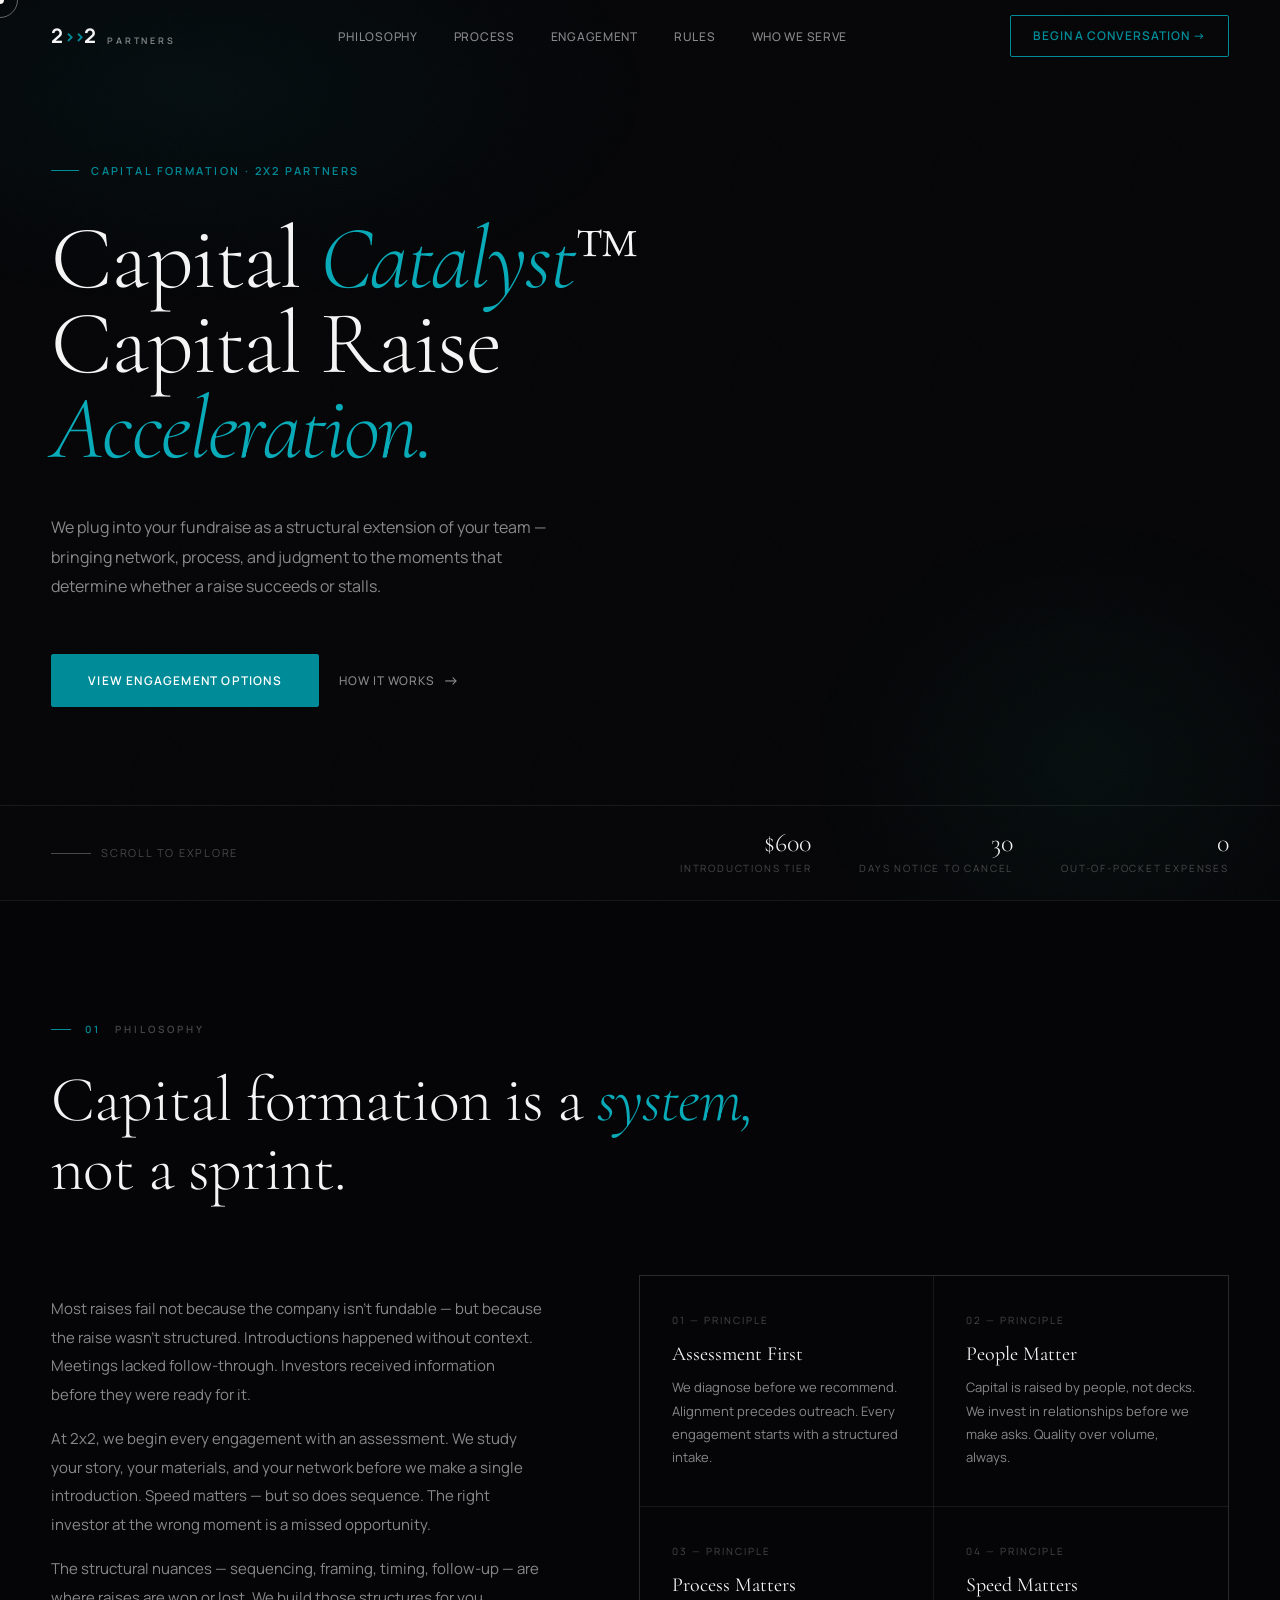
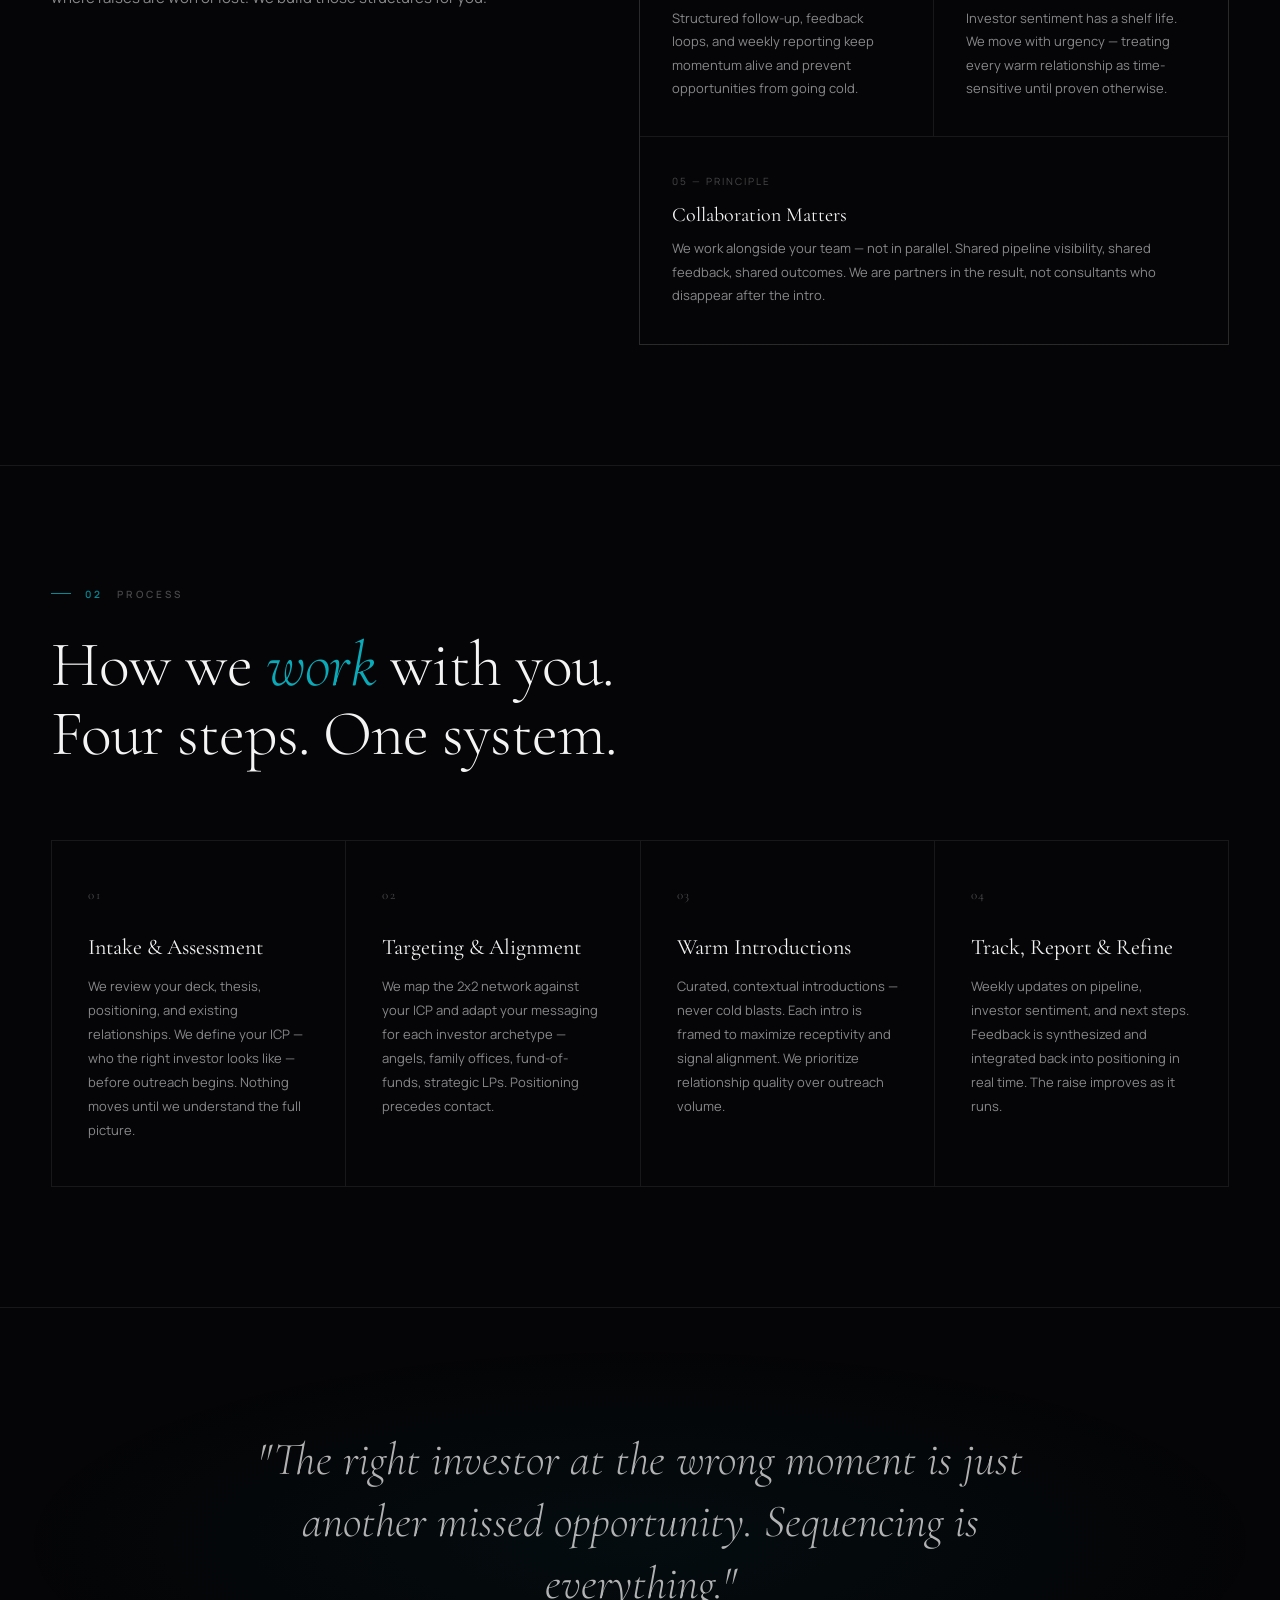
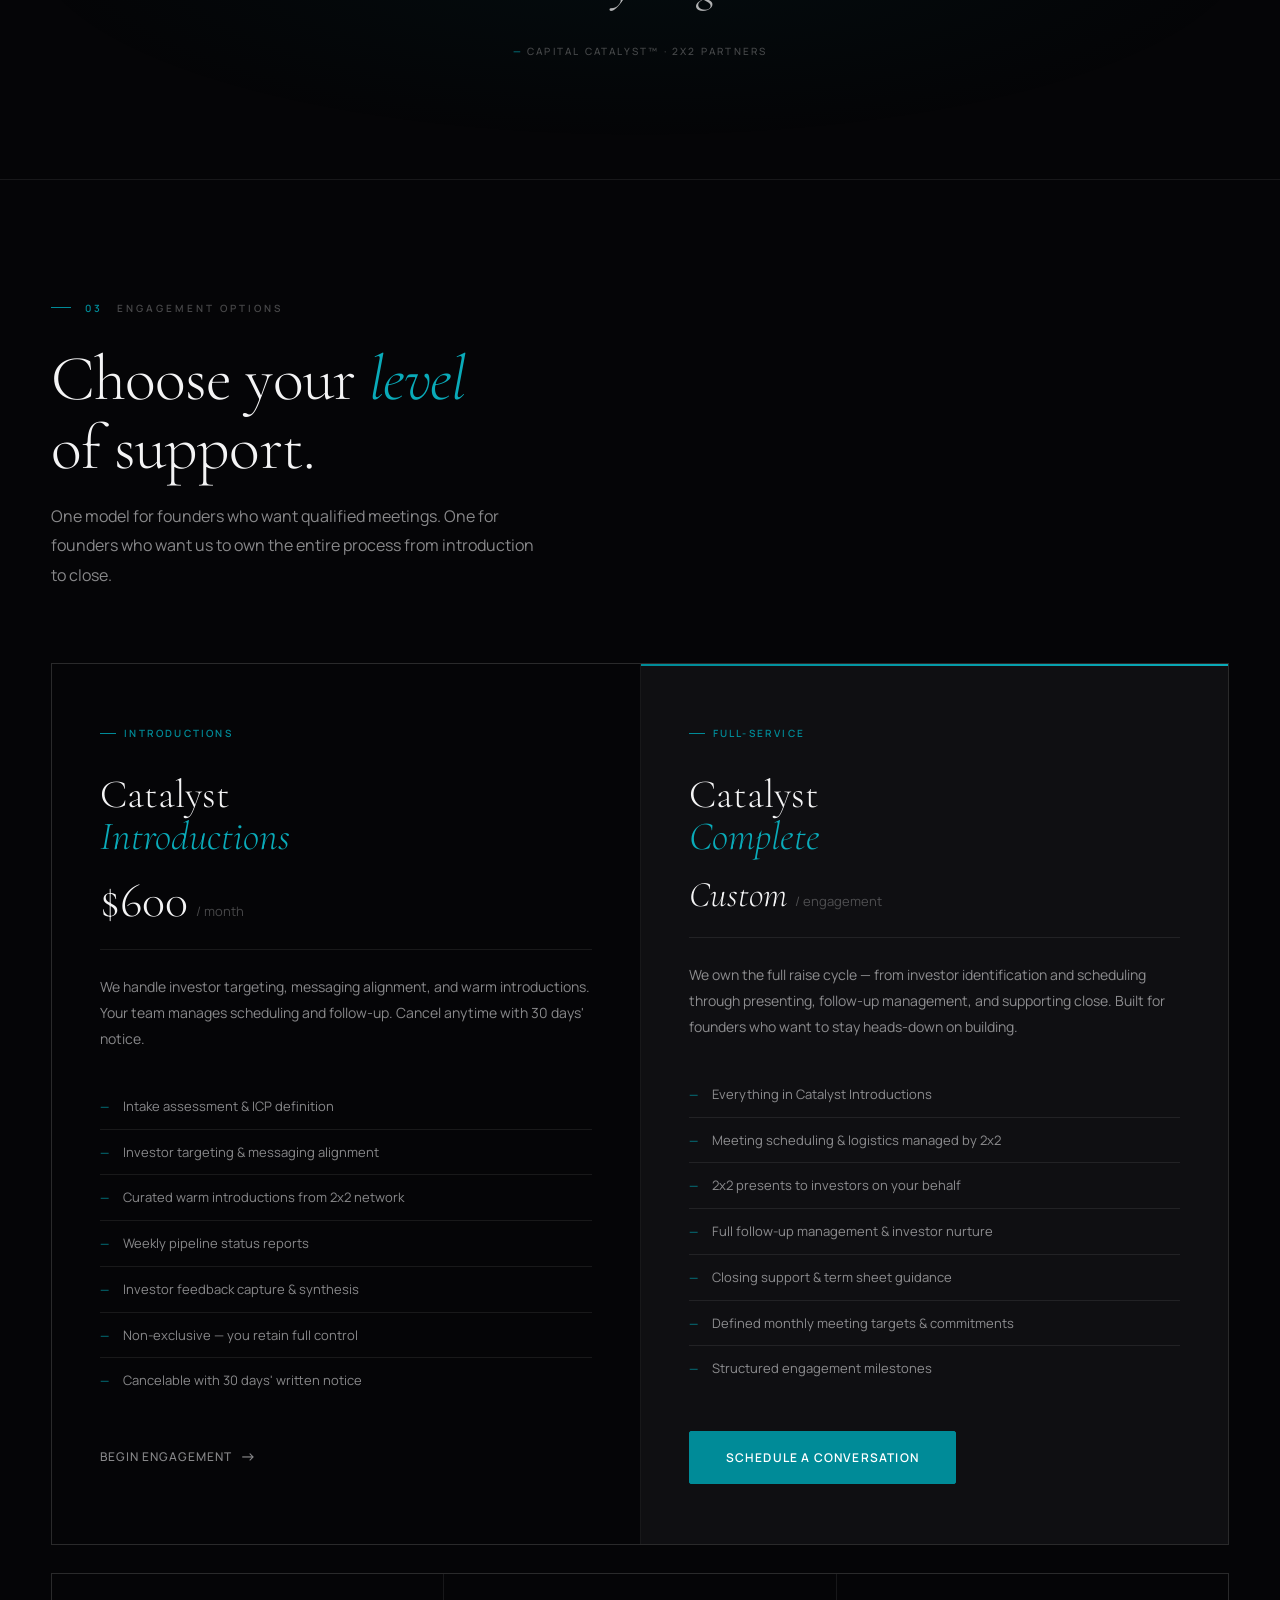
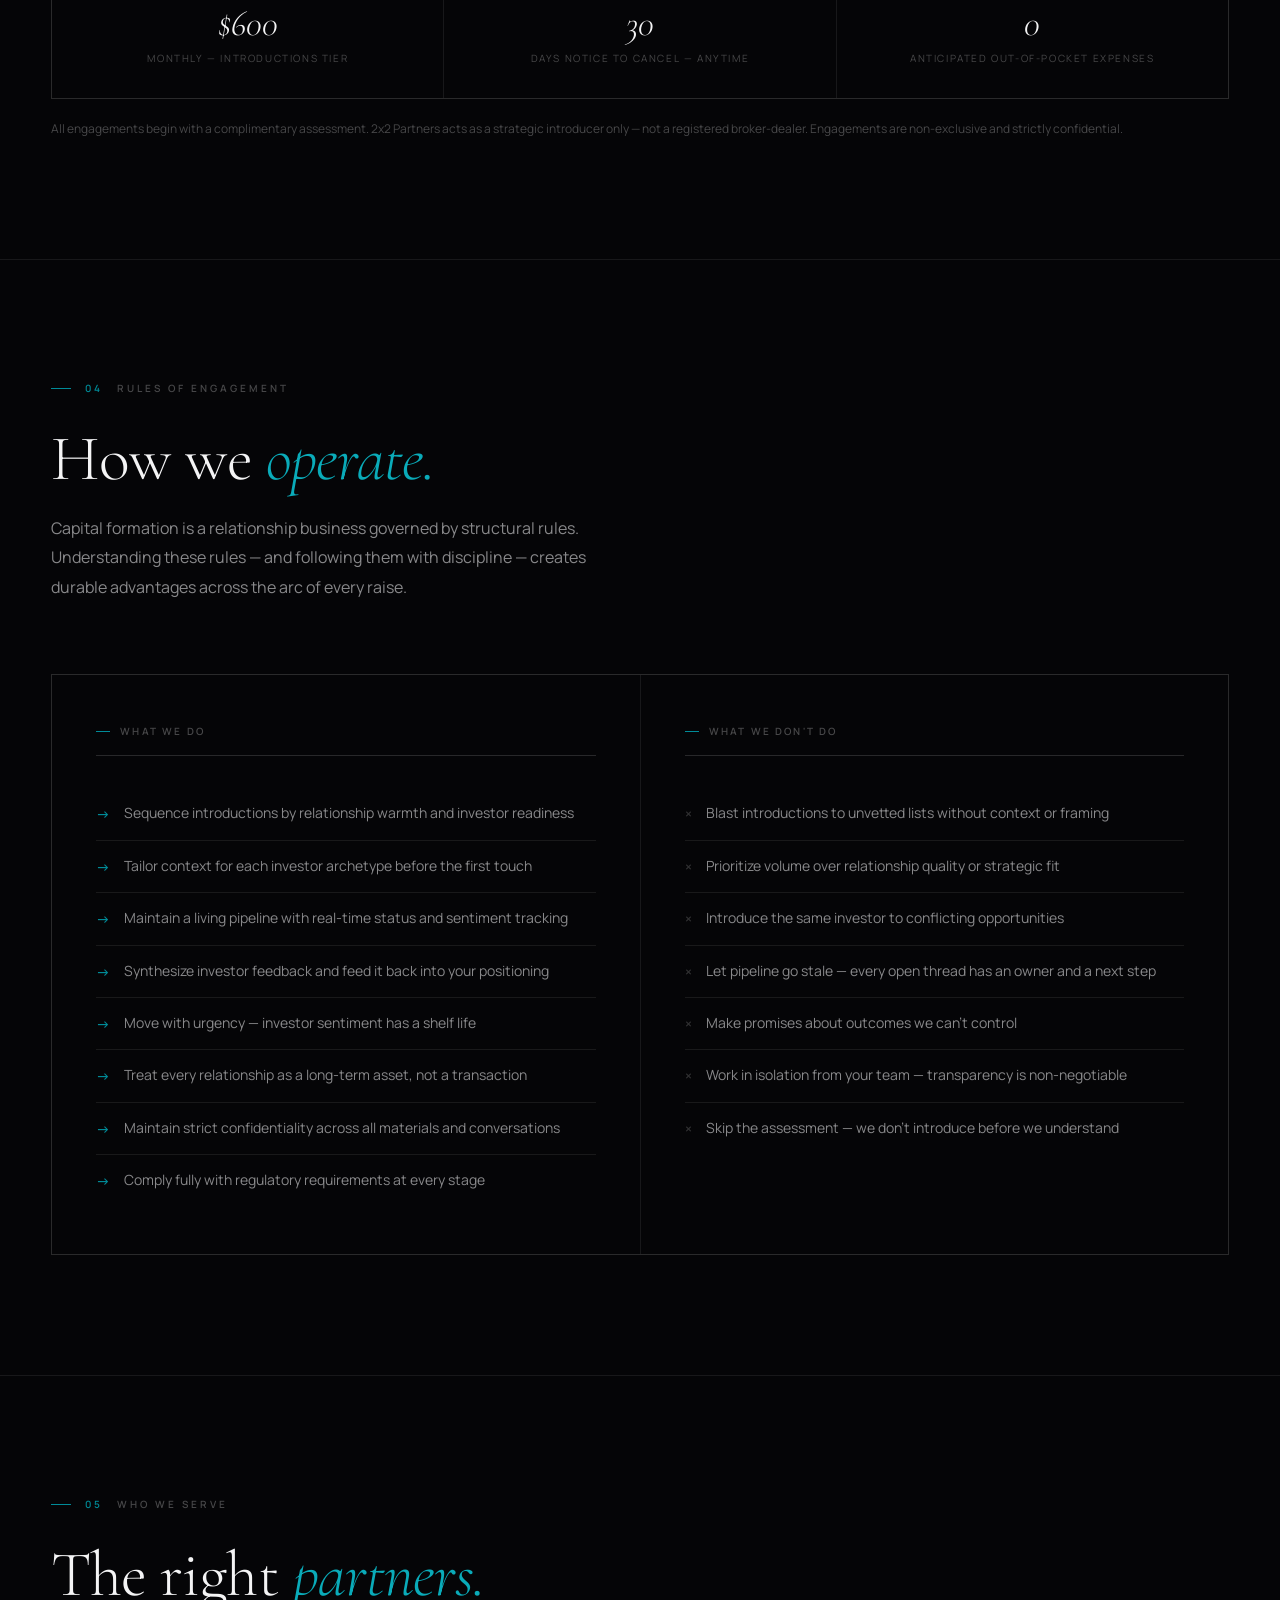
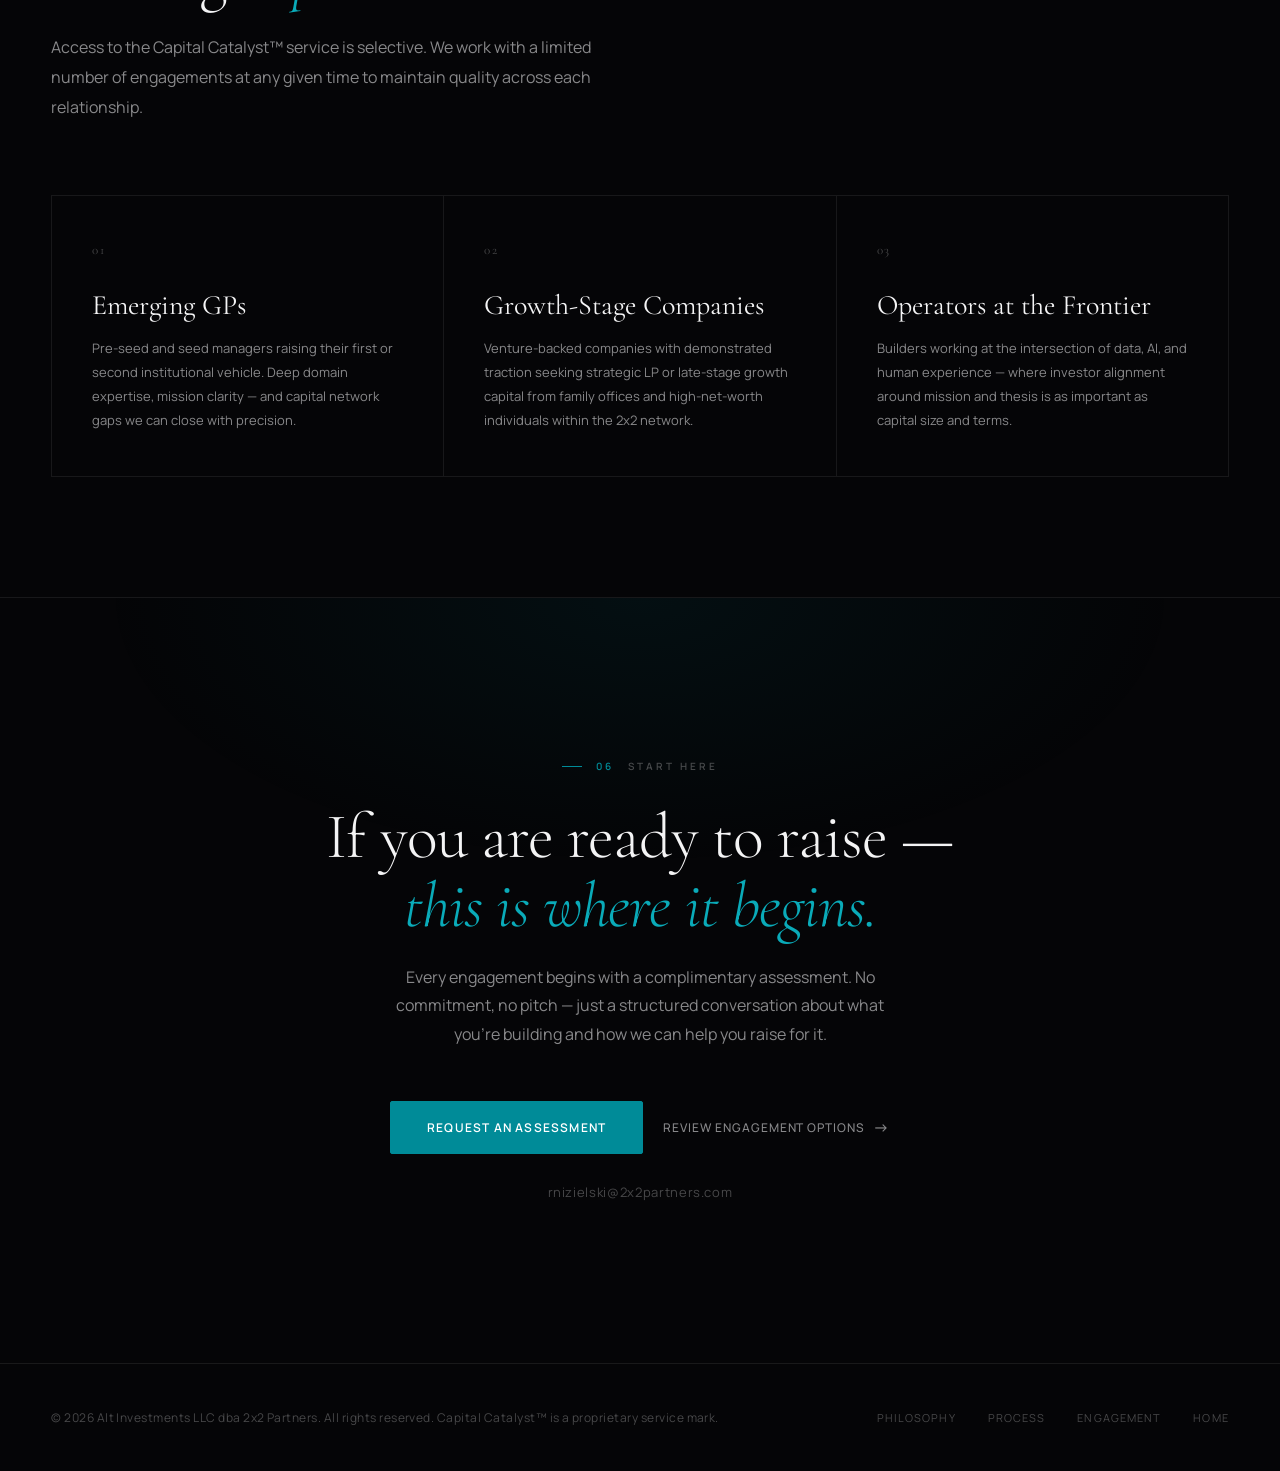
<file: capitalcatalyst.html>
<!DOCTYPE html>
<html lang="en">
<head>
<meta charset="UTF-8">
<meta name="viewport" content="width=device-width, initial-scale=1.0">
<title>Capital Catalyst™ — 2x2 Partners</title>
<link rel="preconnect" href="https://fonts.googleapis.com">
<link href="https://fonts.googleapis.com/css2?family=Cormorant+Garamond:ital,wght@0,300;0,400;1,300;1,400&family=Manrope:wght@300;400;500;600;700&display=swap" rel="stylesheet">
<style>
  *, *::before, *::after { box-sizing: border-box; margin: 0; padding: 0; }

  :root {
    --ink:         #09090b;
    --ink-deep:    #050507;
    --surface:     #0f0f12;
    --lift:        rgba(255,255,255,0.032);
    --lift-2:      rgba(255,255,255,0.055);
    --rule:        rgba(255,255,255,0.08);
    --rule-strong: rgba(255,255,255,0.14);
    --text:        #f4f4f5;
    --muted:       rgba(244,244,245,0.55);
    --faint:       rgba(244,244,245,0.28);
    --teal:        #008B98;
    --teal-light:  #0aabb9;
    --teal-dim:    rgba(0,139,152,0.18);
    --green:       #26C699;
    --max:         1280px;
    --pad:         clamp(24px,4vw,56px);
  }

  html { scroll-behavior: smooth; font-size: 16px; }

  body {
    font-family: 'Manrope', sans-serif;
    font-weight: 400;
    background: var(--ink-deep);
    color: var(--text);
    line-height: 1.6;
    overflow-x: hidden;
    cursor: none;
  }

  /* ── CURSOR ── */
  .cursor { position: fixed; top: 0; left: 0; z-index: 9999; pointer-events: none; mix-blend-mode: difference; }
  .cursor-dot {
    width: 8px; height: 8px; border-radius: 50%;
    background: #fff; position: absolute;
    transform: translate(-50%,-50%);
    transition: transform 0.1s ease, width 0.3s, height 0.3s;
  }
  .cursor-ring {
    width: 36px; height: 36px; border-radius: 50%;
    border: 1px solid rgba(255,255,255,0.4);
    position: absolute; transform: translate(-50%,-50%);
    transition: transform 0.18s ease, width 0.3s, height 0.3s, border-color 0.3s;
  }
  body.cursor-hover .cursor-dot { width: 12px; height: 12px; background: var(--teal-light); }
  body.cursor-hover .cursor-ring { width: 52px; height: 52px; border-color: var(--teal); }

  /* ── GRAIN ── */
  body::before {
    content: ''; position: fixed; inset: 0; z-index: 1; pointer-events: none;
    background-image: url("data:image/svg+xml,%3Csvg viewBox='0 0 256 256' xmlns='http://www.w3.org/2000/svg'%3E%3Cfilter id='n'%3E%3CfeTurbulence type='fractalNoise' baseFrequency='0.9' numOctaves='4' stitchTiles='stitch'/%3E%3C/filter%3E%3Crect width='100%25' height='100%25' filter='url(%23n)' opacity='1'/%3E%3C/svg%3E");
    background-size: 200px 200px; opacity: 0.028;
  }

  /* ── AMBIENT ── */
  .ambient {
    position: fixed; inset: 0; z-index: 0; pointer-events: none;
    background:
      radial-gradient(ellipse 60% 40% at 15% 10%, rgba(0,139,152,0.07) 0%, transparent 60%),
      radial-gradient(ellipse 40% 50% at 85% 85%, rgba(38,198,153,0.05) 0%, transparent 55%);
  }

  /* ── LAYOUT ── */
  .wrap {
    position: relative; z-index: 2;
    width: min(var(--max), 100% - var(--pad)*2);
    margin: 0 auto;
  }
  a { color: inherit; text-decoration: none; }

  /* ── NAV ── */
  nav {
    position: fixed; top: 0; left: 0; right: 0; z-index: 100;
    padding: 0; border-bottom: 1px solid transparent;
    transition: border-color 0.4s, background 0.4s, backdrop-filter 0.4s;
  }
  nav.scrolled {
    background: rgba(9,9,11,0.82);
    backdrop-filter: blur(24px) saturate(140%);
    border-color: var(--rule);
  }
  .nav-inner { display: flex; align-items: center; justify-content: space-between; height: 72px; }

  .logomark {
    display: flex; align-items: baseline; gap: 0;
    font-family: 'Manrope', sans-serif;
    font-weight: 700; font-size: 20px; letter-spacing: -0.01em;
    color: var(--text); line-height: 1; transition: opacity 0.2s;
  }
  .logomark:hover { opacity: 0.8; }
  .logomark .chevrons { color: var(--teal); font-size: 18px; letter-spacing: -0.08em; margin: 0 1px; }
  .logomark .wordmark {
    font-family: 'Manrope', sans-serif; font-weight: 600;
    font-size: 9px; letter-spacing: 0.32em; text-transform: uppercase;
    color: var(--muted); margin-left: 11px; align-self: flex-end; padding-bottom: 1px;
  }

  .nav-links { display: flex; align-items: center; gap: 36px; list-style: none; }
  .nav-links a {
    font-size: 12px; font-weight: 500; letter-spacing: 0.06em;
    text-transform: uppercase; color: var(--muted);
    position: relative; transition: color 0.2s;
  }
  .nav-links a::after {
    content: ''; position: absolute; bottom: -3px; left: 0; right: 0;
    height: 1px; background: var(--teal);
    transform: scaleX(0); transform-origin: left; transition: transform 0.3s ease;
  }
  .nav-links a:hover { color: var(--text); }
  .nav-links a:hover::after { transform: scaleX(1); }

  .nav-cta {
    font-size: 12px; font-weight: 600; letter-spacing: 0.08em; text-transform: uppercase;
    padding: 10px 22px; border: 1px solid var(--teal);
    color: var(--teal); border-radius: 2px;
    transition: background 0.25s, color 0.25s;
  }
  .nav-cta:hover { background: var(--teal); color: #fff; }

  /* ── HERO ── */
  .hero {
    min-height: 100svh; display: grid; grid-template-rows: 1fr auto;
    padding-top: 72px; position: relative;
  }
  .hero-body {
    display: flex; flex-direction: column; justify-content: center;
    padding: 10vh 0 6vh;
  }
  .hero-kicker {
    display: inline-flex; align-items: center; gap: 12px;
    font-size: 11px; font-weight: 600; letter-spacing: 0.22em;
    text-transform: uppercase; color: var(--teal); margin-bottom: 36px;
    opacity: 0; animation: fadeUp 0.8s 0.2s ease forwards;
  }
  .hero-kicker::before { content: ''; display: block; width: 28px; height: 1px; background: var(--teal); }

  .hero-headline {
    font-family: 'Cormorant Garamond', serif;
    font-weight: 300; font-size: clamp(52px, 7vw, 92px);
    line-height: 0.95; letter-spacing: -0.02em;
    color: var(--text); max-width: 1000px;
    opacity: 0; animation: fadeUp 0.9s 0.35s ease forwards;
  }
  .hero-headline em { font-style: italic; color: var(--teal-light); }

  .hero-sub {
    margin-top: 42px; max-width: 520px;
    font-size: 16px; line-height: 1.85;
    color: var(--muted); font-weight: 400;
    opacity: 0; animation: fadeUp 0.8s 0.55s ease forwards;
  }

  .hero-actions {
    margin-top: 52px; display: flex; gap: 20px; align-items: center;
    opacity: 0; animation: fadeUp 0.8s 0.7s ease forwards;
  }

  .btn-prim {
    font-size: 12px; font-weight: 600; letter-spacing: 0.1em; text-transform: uppercase;
    padding: 16px 36px; background: var(--teal); color: #fff;
    border: 1px solid var(--teal); border-radius: 2px;
    transition: background 0.25s, box-shadow 0.25s;
    position: relative; overflow: hidden; display: inline-block;
  }
  .btn-prim::after {
    content: ''; position: absolute; inset: 0;
    background: linear-gradient(135deg, rgba(255,255,255,0.12) 0%, transparent 60%);
    opacity: 0; transition: opacity 0.25s;
  }
  .btn-prim:hover { background: var(--teal-light); box-shadow: 0 8px 32px rgba(0,139,152,0.35); }
  .btn-prim:hover::after { opacity: 1; }

  .btn-ghost {
    font-size: 12px; font-weight: 500; letter-spacing: 0.08em; text-transform: uppercase;
    color: var(--muted); display: inline-flex; align-items: center; gap: 8px;
    transition: color 0.2s, gap 0.2s;
  }
  .btn-ghost:hover { color: var(--text); gap: 14px; }
  .btn-ghost span { font-size: 16px; }

  .hero-rule { border: none; border-top: 1px solid var(--rule); opacity: 0; animation: fadeIn 1s 1s ease forwards; }
  .hero-footer {
    display: flex; align-items: center; justify-content: space-between; padding: 24px 0;
    opacity: 0; animation: fadeUp 0.6s 1.1s ease forwards;
  }
  .hero-scroll-hint {
    display: flex; align-items: center; gap: 10px;
    font-size: 11px; letter-spacing: 0.16em; text-transform: uppercase; color: var(--faint);
  }
  .scroll-line { width: 40px; height: 1px; background: var(--faint); position: relative; overflow: hidden; }
  .scroll-line::after {
    content: ''; position: absolute; top: 0; left: -100%; width: 100%; height: 100%;
    background: var(--teal); animation: scanline 2.5s 1.5s ease-in-out infinite;
  }
  @keyframes scanline { 0%{left:-100%} 100%{left:100%} }

  .hero-stats { display: flex; gap: 48px; }
  .hstat { text-align: right; }
  .hstat-val {
    font-family: 'Cormorant Garamond', serif;
    font-size: 26px; font-weight: 300; color: var(--text); line-height: 1;
  }
  .hstat-label { font-size: 10px; letter-spacing: 0.18em; text-transform: uppercase; color: var(--faint); margin-top: 4px; }

  /* ── SECTION BASE ── */
  section { position: relative; z-index: 2; }

  .section-intro { padding: 120px 0 80px; border-top: 1px solid var(--rule); }

  .section-tag {
    display: flex; align-items: center; gap: 14px; margin-bottom: 28px;
    font-size: 10px; font-weight: 600; letter-spacing: 0.3em; text-transform: uppercase; color: var(--faint);
  }
  .section-tag::before { content: ''; width: 20px; height: 1px; background: var(--teal); }
  .section-tag .num { color: var(--teal); }

  .section-h {
    font-family: 'Cormorant Garamond', serif;
    font-size: clamp(36px, 5vw, 64px);
    font-weight: 300; line-height: 1.08; letter-spacing: -0.015em;
    color: var(--text); max-width: 800px;
  }
  .section-h em { font-style: italic; color: var(--teal-light); }

  .section-body {
    font-size: 16px; line-height: 1.9; color: var(--muted);
    max-width: 560px; margin-top: 22px; font-weight: 400;
  }

  /* ── PHILOSOPHY ── */
  .philosophy-section { padding: 120px 0; border-top: 1px solid var(--rule); }

  .phil-layout {
    display: grid; grid-template-columns: 1fr 1.2fr; gap: 96px;
    align-items: start; margin-top: 72px;
  }
  .phil-left { position: sticky; top: 120px; }
  .phil-left p {
    font-size: 15px; line-height: 1.9; color: var(--muted);
    margin-top: 20px; font-weight: 400;
  }

  .principles-grid {
    display: grid; grid-template-columns: 1fr 1fr; gap: 1px;
    background: var(--rule); border: 1px solid var(--rule);
  }
  .principle-item {
    background: var(--ink-deep); padding: 36px 32px;
    transition: background 0.3s; position: relative; overflow: hidden;
  }
  .principle-item:hover { background: var(--lift); }
  .principle-item::after {
    content: ''; position: absolute; bottom: 0; left: 0; right: 0;
    height: 1px; background: linear-gradient(90deg, var(--teal), transparent);
    transform: scaleX(0); transform-origin: left; transition: transform 0.5s ease;
  }
  .principle-item:hover::after { transform: scaleX(1); }
  .principle-item.full { grid-column: 1 / -1; }

  .p-index {
    font-size: 10px; letter-spacing: 0.2em; color: var(--faint);
    text-transform: uppercase; margin-bottom: 14px; display: block;
  }
  .p-title {
    font-family: 'Cormorant Garamond', serif;
    font-size: 20px; font-weight: 400; color: var(--text);
    margin-bottom: 10px; line-height: 1.2;
  }
  .p-text { font-size: 13px; line-height: 1.8; color: var(--muted); font-weight: 400; }

  /* ── PROCESS ── */
  .process-section { padding: 120px 0; border-top: 1px solid var(--rule); }

  .process-steps {
    display: grid; grid-template-columns: repeat(4, 1fr);
    border-left: 1px solid var(--rule);
    margin-top: 72px;
  }
  .step {
    padding: 44px 36px;
    border-right: 1px solid var(--rule);
    border-bottom: 1px solid var(--rule);
    border-top: 1px solid var(--rule);
    position: relative; transition: background 0.35s;
  }
  .step::before {
    content: ''; position: absolute; top: 0; left: 0; right: 0;
    height: 2px; background: var(--teal);
    transform: scaleX(0); transform-origin: left; transition: transform 0.4s ease;
  }
  .step:hover { background: var(--lift); }
  .step:hover::before { transform: scaleX(1); }

  .step-num {
    font-family: 'Cormorant Garamond', serif;
    font-size: 13px; color: var(--faint); letter-spacing: 0.1em;
    margin-bottom: 28px; display: block;
  }
  .step-title {
    font-family: 'Cormorant Garamond', serif;
    font-size: 22px; font-weight: 400; line-height: 1.2;
    color: var(--text); margin-bottom: 14px;
  }
  .step-body { font-size: 13px; line-height: 1.85; color: var(--muted); }

  /* ── PULL QUOTE ── */
  .pull-section {
    padding: 120px 0; border-top: 1px solid var(--rule);
    background: radial-gradient(ellipse 70% 60% at 50% 50%, rgba(0,139,152,0.06) 0%, transparent 70%);
  }
  .pull-inner { max-width: 860px; margin: 0 auto; text-align: center; }
  .pull-quote {
    font-family: 'Cormorant Garamond', serif;
    font-size: clamp(26px, 4vw, 46px);
    font-weight: 300; font-style: italic;
    color: rgba(244,244,245,0.72); line-height: 1.35; margin-bottom: 28px;
  }
  .pull-attr {
    font-size: 10px; letter-spacing: 0.22em; text-transform: uppercase;
    color: var(--faint); font-weight: 500;
  }
  .pull-attr::before { content: '— '; color: var(--teal); }

  /* ── TIERS ── */
  .tiers-section { padding: 120px 0; border-top: 1px solid var(--rule); }

  .tiers-intro { font-size: 16px; color: var(--muted); font-weight: 400; max-width: 500px; line-height: 1.85; margin-top: 20px; }

  .tiers-grid { display: grid; grid-template-columns: 1fr 1fr; gap: 1px; background: var(--rule); border: 1px solid var(--rule); margin-top: 72px; }

  .tier {
    background: var(--ink-deep); padding: 52px 48px;
    position: relative; overflow: hidden;
    transition: background 0.3s;
  }
  .tier:hover { background: var(--lift); }
  .tier.featured { background: var(--surface); }
  .tier.featured:hover { background: var(--lift-2); }

  .tier::before {
    content: ''; position: absolute; top: 0; left: 0; right: 0;
    height: 2px; background: linear-gradient(90deg, var(--teal), var(--teal-light));
    transform: scaleX(0); transform-origin: left; transition: transform 0.5s ease;
  }
  .tier:hover::before { transform: scaleX(1); }
  .tier.featured::before { transform: scaleX(1); }

  .tier-badge {
    display: inline-flex; align-items: center; gap: 8px;
    font-size: 10px; font-weight: 600; letter-spacing: 0.22em;
    text-transform: uppercase; color: var(--teal); margin-bottom: 32px;
  }
  .tier-badge::before { content: ''; width: 16px; height: 1px; background: var(--teal); }

  .tier-name {
    font-family: 'Cormorant Garamond', serif;
    font-size: 40px; font-weight: 300; line-height: 1.05;
    color: var(--text); margin-bottom: 20px;
  }
  .tier-name em { font-style: italic; color: var(--teal-light); }

  .tier-price {
    display: flex; align-items: baseline; gap: 8px; margin-bottom: 24px;
    border-bottom: 1px solid var(--rule); padding-bottom: 24px;
  }
  .price-val {
    font-family: 'Cormorant Garamond', serif;
    font-size: 48px; font-weight: 300; color: var(--text); line-height: 1;
  }
  .price-unit { font-size: 13px; color: var(--faint); font-weight: 400; }

  .tier-desc { font-size: 14px; line-height: 1.85; color: var(--muted); margin-bottom: 32px; }

  .tier-features { list-style: none; margin-bottom: 40px; display: flex; flex-direction: column; gap: 0; }
  .tier-features li {
    font-size: 13px; color: var(--muted);
    display: flex; align-items: flex-start; gap: 14px; line-height: 1.6;
    padding: 12px 0; border-bottom: 1px solid var(--rule);
  }
  .tier-features li:last-child { border-bottom: none; }
  .tier-features li::before { content: '—'; color: var(--teal); font-size: 12px; flex-shrink: 0; margin-top: 1px; }

  /* ── STATS BAR ── */
  .stats-bar {
    display: grid; grid-template-columns: repeat(3, 1fr); gap: 1px;
    background: var(--rule); border: 1px solid var(--rule); margin-top: 28px;
  }
  .stat-item {
    background: var(--ink-deep); padding: 32px 28px; text-align: center;
    transition: background 0.3s;
  }
  .stat-item:hover { background: var(--lift); }
  .stat-val {
    font-family: 'Cormorant Garamond', serif;
    font-size: 36px; font-weight: 300; font-style: italic;
    color: var(--text); display: block; line-height: 1;
  }
  .stat-label { font-size: 10px; letter-spacing: 0.16em; text-transform: uppercase; color: var(--faint); margin-top: 8px; display: block; }

  .tiers-footnote { margin-top: 20px; font-size: 12px; color: var(--faint); line-height: 1.7; }

  /* ── RULES ── */
  .rules-section { padding: 120px 0; border-top: 1px solid var(--rule); }

  .rules-lead { font-size: 16px; color: var(--muted); font-weight: 400; max-width: 560px; line-height: 1.85; margin-top: 20px; }

  .dos-donts {
    display: grid; grid-template-columns: 1fr 1fr; gap: 1px;
    background: var(--rule); border: 1px solid var(--rule); margin-top: 72px;
  }

  .dos, .donts { background: var(--ink-deep); padding: 48px 44px; }

  .col-head {
    font-size: 10px; font-weight: 600; letter-spacing: 0.22em; text-transform: uppercase;
    color: var(--faint); margin-bottom: 32px; padding-bottom: 16px;
    border-bottom: 1px solid var(--rule-strong);
    display: flex; align-items: center; gap: 10px;
  }
  .col-head::before { content: ''; width: 14px; height: 1px; background: var(--teal); }

  .dos ul, .donts ul { list-style: none; display: flex; flex-direction: column; gap: 0; }

  .dos li, .donts li {
    font-size: 14px; color: var(--muted); font-weight: 400;
    padding: 14px 0; border-bottom: 1px solid var(--rule);
    display: flex; align-items: flex-start; gap: 14px; line-height: 1.6;
  }
  .dos li:last-child, .donts li:last-child { border-bottom: none; }

  .do-mark { color: var(--teal); font-size: 14px; flex-shrink: 0; margin-top: 1px; font-weight: 600; }
  .dont-mark { color: rgba(244,244,245,0.18); font-size: 14px; flex-shrink: 0; margin-top: 1px; font-weight: 600; }

  /* ── ICP ── */
  .icp-section { padding: 120px 0; border-top: 1px solid var(--rule); }

  .icp-grid {
    display: grid; grid-template-columns: repeat(3, 1fr);
    border-left: 1px solid var(--rule); margin-top: 72px;
  }
  .icp-card {
    padding: 44px 40px;
    border-right: 1px solid var(--rule);
    border-bottom: 1px solid var(--rule);
    border-top: 1px solid var(--rule);
    position: relative; transition: background 0.35s;
  }
  .icp-card::before {
    content: ''; position: absolute; top: 0; left: 0; right: 0;
    height: 2px; background: var(--teal);
    transform: scaleX(0); transform-origin: left; transition: transform 0.4s ease;
  }
  .icp-card:hover { background: var(--lift); }
  .icp-card:hover::before { transform: scaleX(1); }

  .icp-num { font-family: 'Cormorant Garamond', serif; font-size: 13px; color: var(--faint); letter-spacing: 0.1em; margin-bottom: 28px; display: block; }
  .icp-title { font-family: 'Cormorant Garamond', serif; font-size: 28px; font-weight: 400; line-height: 1.2; color: var(--text); margin-bottom: 14px; }
  .icp-body { font-size: 13px; line-height: 1.85; color: var(--muted); }

  /* ── CTA ── */
  .cta-section {
    padding: 160px 0; border-top: 1px solid var(--rule);
    text-align: center;
    background: radial-gradient(ellipse 60% 50% at 50% 0%, rgba(0,139,152,0.08) 0%, transparent 70%);
  }
  .cta-section .section-h { max-width: 720px; margin: 0 auto; }
  .cta-sub { font-size: 16px; line-height: 1.8; color: var(--muted); max-width: 500px; margin: 22px auto 0; }
  .cta-actions { display: flex; gap: 20px; justify-content: center; margin-top: 52px; flex-wrap: wrap; }
  .cta-email {
    font-size: 13px; color: var(--faint); letter-spacing: 0.05em;
    margin-top: 28px; display: block; transition: color 0.2s;
  }
  .cta-email:hover { color: var(--teal); }

  /* ── FOOTER ── */
  footer { border-top: 1px solid var(--rule); padding: 44px 0; }
  .footer-inner {
    display: flex; align-items: center; justify-content: space-between;
    flex-wrap: wrap; gap: 20px;
  }
  .footer-copy { font-size: 12px; color: var(--faint); letter-spacing: 0.04em; }
  .footer-links { display: flex; gap: 32px; }
  .footer-links a {
    font-size: 11px; letter-spacing: 0.1em; text-transform: uppercase;
    color: var(--faint); transition: color 0.2s;
  }
  .footer-links a:hover { color: var(--teal); }

  /* ── ANIMATIONS ── */
  @keyframes fadeUp { from { opacity: 0; transform: translateY(20px); } to { opacity: 1; transform: translateY(0); } }
  @keyframes fadeIn { from { opacity: 0; } to { opacity: 1; } }

  .reveal {
    opacity: 0; transform: translateY(28px);
    transition: opacity 0.8s ease, transform 0.8s ease;
  }
  .reveal.visible { opacity: 1; transform: translateY(0); }
  .reveal-delay-1 { transition-delay: 0.1s; }
  .reveal-delay-2 { transition-delay: 0.22s; }
  .reveal-delay-3 { transition-delay: 0.34s; }
  .reveal-delay-4 { transition-delay: 0.46s; }

  /* ── RESPONSIVE ── */
  @media (max-width: 1024px) {
    .phil-layout { grid-template-columns: 1fr; gap: 48px; }
    .phil-left { position: static; }
    .process-steps { grid-template-columns: 1fr 1fr; }
  }
  @media (max-width: 768px) {
    .process-steps { grid-template-columns: 1fr; }
    .tiers-grid { grid-template-columns: 1fr; }
    .dos-donts { grid-template-columns: 1fr; }
    .icp-grid { grid-template-columns: 1fr; }
    .principles-grid { grid-template-columns: 1fr; }
    .stats-bar { grid-template-columns: 1fr; }
    .nav-links { display: none; }
    .hero-stats { gap: 28px; }
  }
</style>
</head>
<body>

<div class="cursor"><div class="cursor-dot"></div><div class="cursor-ring"></div></div>
<div class="ambient"></div>

<!-- ── NAV ── -->
<nav id="nav">
  <div class="wrap">
    <div class="nav-inner">
      <a href="https://2x2partners.com" class="logomark">
        2<span class="chevrons">>></span>2
        <span class="wordmark">Partners</span>
      </a>
      <ul class="nav-links">
        <li><a href="#philosophy">Philosophy</a></li>
        <li><a href="#process">Process</a></li>
        <li><a href="#tiers">Engagement</a></li>
        <li><a href="#rules">Rules</a></li>
        <li><a href="#who">Who We Serve</a></li>
      </ul>
      <a href="#cta" class="nav-cta">Begin a Conversation →</a>
    </div>
  </div>
</nav>

<!-- ── HERO ── -->
<div class="hero">
  <div class="wrap">
    <div class="hero-body">
      <div class="hero-kicker">Capital Formation · 2x2 Partners</div>
      <h1 class="hero-headline">Capital <em>Catalyst</em>™<br>Capital Raise<br><em>Acceleration.</em></h1>
      <p class="hero-sub">We plug into your fundraise as a structural extension of your team — bringing network, process, and judgment to the moments that determine whether a raise succeeds or stalls.</p>
      <div class="hero-actions">
        <a href="#tiers" class="btn-prim">View Engagement Options</a>
        <a href="#process" class="btn-ghost">How It Works <span>→</span></a>
      </div>
    </div>
  </div>
  <hr class="hero-rule">
  <div class="wrap">
    <div class="hero-footer">
      <div class="hero-scroll-hint">
        <div class="scroll-line"></div>
        Scroll to explore
      </div>
      <div class="hero-stats">
        <div class="hstat">
          <div class="hstat-val">$600</div>
          <div class="hstat-label">Introductions tier</div>
        </div>
        <div class="hstat">
          <div class="hstat-val">30</div>
          <div class="hstat-label">Days notice to cancel</div>
        </div>
        <div class="hstat">
          <div class="hstat-val">0</div>
          <div class="hstat-label">Out-of-pocket expenses</div>
        </div>
      </div>
    </div>
  </div>
</div>

<!-- ── PHILOSOPHY ── -->
<section class="philosophy-section" id="philosophy">
  <div class="wrap">
    <div class="section-tag reveal"><span class="num">01</span>Philosophy</div>
    <h2 class="section-h reveal reveal-delay-1">Capital formation is a <em>system,</em><br>not a sprint.</h2>

    <div class="phil-layout">
      <div class="phil-left reveal reveal-delay-2">
        <p>Most raises fail not because the company isn't fundable — but because the raise wasn't structured. Introductions happened without context. Meetings lacked follow-through. Investors received information before they were ready for it.</p>
        <p style="margin-top:16px;">At 2x2, we begin every engagement with an assessment. We study your story, your materials, and your network before we make a single introduction. Speed matters — but so does sequence. The right investor at the wrong moment is a missed opportunity.</p>
        <p style="margin-top:16px;">The structural nuances — sequencing, framing, timing, follow-up — are where raises are won or lost. We build those structures for you.</p>
      </div>

      <div class="principles-grid reveal reveal-delay-3">
        <div class="principle-item">
          <span class="p-index">01 — Principle</span>
          <div class="p-title">Assessment First</div>
          <p class="p-text">We diagnose before we recommend. Alignment precedes outreach. Every engagement starts with a structured intake.</p>
        </div>
        <div class="principle-item">
          <span class="p-index">02 — Principle</span>
          <div class="p-title">People Matter</div>
          <p class="p-text">Capital is raised by people, not decks. We invest in relationships before we make asks. Quality over volume, always.</p>
        </div>
        <div class="principle-item">
          <span class="p-index">03 — Principle</span>
          <div class="p-title">Process Matters</div>
          <p class="p-text">Structured follow-up, feedback loops, and weekly reporting keep momentum alive and prevent opportunities from going cold.</p>
        </div>
        <div class="principle-item">
          <span class="p-index">04 — Principle</span>
          <div class="p-title">Speed Matters</div>
          <p class="p-text">Investor sentiment has a shelf life. We move with urgency — treating every warm relationship as time-sensitive until proven otherwise.</p>
        </div>
        <div class="principle-item full">
          <span class="p-index">05 — Principle</span>
          <div class="p-title">Collaboration Matters</div>
          <p class="p-text">We work alongside your team — not in parallel. Shared pipeline visibility, shared feedback, shared outcomes. We are partners in the result, not consultants who disappear after the intro.</p>
        </div>
      </div>
    </div>
  </div>
</section>

<!-- ── PROCESS ── -->
<section class="process-section" id="process">
  <div class="wrap">
    <div class="section-tag reveal"><span class="num">02</span>Process</div>
    <h2 class="section-h reveal reveal-delay-1">How we <em>work</em> with you.<br>Four steps. One system.</h2>

    <div class="process-steps reveal reveal-delay-2">
      <div class="step">
        <span class="step-num">01</span>
        <div class="step-title">Intake &amp; Assessment</div>
        <p class="step-body">We review your deck, thesis, positioning, and existing relationships. We define your ICP — who the right investor looks like — before outreach begins. Nothing moves until we understand the full picture.</p>
      </div>
      <div class="step">
        <span class="step-num">02</span>
        <div class="step-title">Targeting &amp; Alignment</div>
        <p class="step-body">We map the 2x2 network against your ICP and adapt your messaging for each investor archetype — angels, family offices, fund-of-funds, strategic LPs. Positioning precedes contact.</p>
      </div>
      <div class="step">
        <span class="step-num">03</span>
        <div class="step-title">Warm Introductions</div>
        <p class="step-body">Curated, contextual introductions — never cold blasts. Each intro is framed to maximize receptivity and signal alignment. We prioritize relationship quality over outreach volume.</p>
      </div>
      <div class="step">
        <span class="step-num">04</span>
        <div class="step-title">Track, Report &amp; Refine</div>
        <p class="step-body">Weekly updates on pipeline, investor sentiment, and next steps. Feedback is synthesized and integrated back into positioning in real time. The raise improves as it runs.</p>
      </div>
    </div>
  </div>
</section>

<!-- ── PULL QUOTE ── -->
<section class="pull-section">
  <div class="wrap">
    <div class="pull-inner reveal">
      <p class="pull-quote">"The right investor at the wrong moment is just another missed opportunity. Sequencing is everything."</p>
      <p class="pull-attr">Capital Catalyst™ · 2x2 Partners</p>
    </div>
  </div>
</section>

<!-- ── TIERS ── -->
<section class="tiers-section" id="tiers">
  <div class="wrap">
    <div class="section-tag reveal"><span class="num">03</span>Engagement Options</div>
    <h2 class="section-h reveal reveal-delay-1">Choose your <em>level</em><br>of support.</h2>
    <p class="tiers-intro reveal reveal-delay-2">One model for founders who want qualified meetings. One for founders who want us to own the entire process from introduction to close.</p>

    <div class="tiers-grid reveal reveal-delay-3">

      <!-- Tier 1 -->
      <div class="tier">
        <div class="tier-badge">Introductions</div>
        <div class="tier-name">Catalyst<br><em>Introductions</em></div>
        <div class="tier-price">
          <span class="price-val">$600</span>
          <span class="price-unit">/ month</span>
        </div>
        <p class="tier-desc">We handle investor targeting, messaging alignment, and warm introductions. Your team manages scheduling and follow-up. Cancel anytime with 30 days' notice.</p>
        <ul class="tier-features">
          <li>Intake assessment &amp; ICP definition</li>
          <li>Investor targeting &amp; messaging alignment</li>
          <li>Curated warm introductions from 2x2 network</li>
          <li>Weekly pipeline status reports</li>
          <li>Investor feedback capture &amp; synthesis</li>
          <li>Non-exclusive — you retain full control</li>
          <li>Cancelable with 30 days' written notice</li>
        </ul>
        <a href="#cta" class="btn-ghost">Begin Engagement <span>→</span></a>
      </div>

      <!-- Tier 2 -->
      <div class="tier featured">
        <div class="tier-badge">Full-Service</div>
        <div class="tier-name">Catalyst<br><em>Complete</em></div>
        <div class="tier-price">
          <span class="price-val" style="font-size:36px;font-style:italic;">Custom</span>
          <span class="price-unit">/ engagement</span>
        </div>
        <p class="tier-desc">We own the full raise cycle — from investor identification and scheduling through presenting, follow-up management, and supporting close. Built for founders who want to stay heads-down on building.</p>
        <ul class="tier-features">
          <li>Everything in Catalyst Introductions</li>
          <li>Meeting scheduling &amp; logistics managed by 2x2</li>
          <li>2x2 presents to investors on your behalf</li>
          <li>Full follow-up management &amp; investor nurture</li>
          <li>Closing support &amp; term sheet guidance</li>
          <li>Defined monthly meeting targets &amp; commitments</li>
          <li>Structured engagement milestones</li>
        </ul>
        <a href="#cta" class="btn-prim">Schedule a Conversation</a>
      </div>

    </div>

    <div class="stats-bar reveal reveal-delay-1">
      <div class="stat-item">
        <span class="stat-val">$600</span>
        <span class="stat-label">Monthly — Introductions Tier</span>
      </div>
      <div class="stat-item">
        <span class="stat-val">30</span>
        <span class="stat-label">Days notice to cancel — anytime</span>
      </div>
      <div class="stat-item">
        <span class="stat-val">0</span>
        <span class="stat-label">Anticipated out-of-pocket expenses</span>
      </div>
    </div>

    <p class="tiers-footnote reveal">All engagements begin with a complimentary assessment. 2x2 Partners acts as a strategic introducer only — not a registered broker-dealer. Engagements are non-exclusive and strictly confidential.</p>
  </div>
</section>

<!-- ── RULES ── -->
<section class="rules-section" id="rules">
  <div class="wrap">
    <div class="section-tag reveal"><span class="num">04</span>Rules of Engagement</div>
    <h2 class="section-h reveal reveal-delay-1">How we <em>operate.</em></h2>
    <p class="rules-lead reveal reveal-delay-2">Capital formation is a relationship business governed by structural rules. Understanding these rules — and following them with discipline — creates durable advantages across the arc of every raise.</p>

    <div class="dos-donts reveal reveal-delay-3">
      <div class="dos">
        <div class="col-head">What we do</div>
        <ul>
          <li><span class="do-mark">→</span>Sequence introductions by relationship warmth and investor readiness</li>
          <li><span class="do-mark">→</span>Tailor context for each investor archetype before the first touch</li>
          <li><span class="do-mark">→</span>Maintain a living pipeline with real-time status and sentiment tracking</li>
          <li><span class="do-mark">→</span>Synthesize investor feedback and feed it back into your positioning</li>
          <li><span class="do-mark">→</span>Move with urgency — investor sentiment has a shelf life</li>
          <li><span class="do-mark">→</span>Treat every relationship as a long-term asset, not a transaction</li>
          <li><span class="do-mark">→</span>Maintain strict confidentiality across all materials and conversations</li>
          <li><span class="do-mark">→</span>Comply fully with regulatory requirements at every stage</li>
        </ul>
      </div>
      <div class="donts">
        <div class="col-head">What we don't do</div>
        <ul>
          <li><span class="dont-mark">×</span>Blast introductions to unvetted lists without context or framing</li>
          <li><span class="dont-mark">×</span>Prioritize volume over relationship quality or strategic fit</li>
          <li><span class="dont-mark">×</span>Introduce the same investor to conflicting opportunities</li>
          <li><span class="dont-mark">×</span>Let pipeline go stale — every open thread has an owner and a next step</li>
          <li><span class="dont-mark">×</span>Make promises about outcomes we can't control</li>
          <li><span class="dont-mark">×</span>Work in isolation from your team — transparency is non-negotiable</li>
          <li><span class="dont-mark">×</span>Skip the assessment — we don't introduce before we understand</li>
        </ul>
      </div>
    </div>
  </div>
</section>

<!-- ── WHO WE SERVE ── -->
<section class="icp-section" id="who">
  <div class="wrap">
    <div class="section-tag reveal"><span class="num">05</span>Who We Serve</div>
    <h2 class="section-h reveal reveal-delay-1">The right <em>partners.</em></h2>
    <p class="section-body reveal reveal-delay-2">Access to the Capital Catalyst™ service is selective. We work with a limited number of engagements at any given time to maintain quality across each relationship.</p>

    <div class="icp-grid reveal reveal-delay-3">
      <div class="icp-card">
        <span class="icp-num">01</span>
        <div class="icp-title">Emerging GPs</div>
        <p class="icp-body">Pre-seed and seed managers raising their first or second institutional vehicle. Deep domain expertise, mission clarity — and capital network gaps we can close with precision.</p>
      </div>
      <div class="icp-card">
        <span class="icp-num">02</span>
        <div class="icp-title">Growth-Stage Companies</div>
        <p class="icp-body">Venture-backed companies with demonstrated traction seeking strategic LP or late-stage growth capital from family offices and high-net-worth individuals within the 2x2 network.</p>
      </div>
      <div class="icp-card">
        <span class="icp-num">03</span>
        <div class="icp-title">Operators at the Frontier</div>
        <p class="icp-body">Builders working at the intersection of data, AI, and human experience — where investor alignment around mission and thesis is as important as capital size and terms.</p>
      </div>
    </div>
  </div>
</section>

<!-- ── CTA ── -->
<section class="cta-section" id="cta">
  <div class="wrap">
    <div class="section-tag reveal" style="justify-content:center;"><span class="num">06</span>Start Here</div>
    <h2 class="section-h reveal reveal-delay-1">If you are ready to raise —<br><em>this is where it begins.</em></h2>
    <p class="cta-sub reveal reveal-delay-2">Every engagement begins with a complimentary assessment. No commitment, no pitch — just a structured conversation about what you're building and how we can help you raise for it.</p>
    <div class="cta-actions reveal reveal-delay-3">
      <a href="mailto:rnizielski@2x2partners.com?subject=Capital%20Catalyst%E2%84%A2%20%E2%80%94%20Assessment%20Request" class="btn-prim">Request an Assessment</a>
      <a href="#tiers" class="btn-ghost">Review Engagement Options <span>→</span></a>
    </div>
    <a href="mailto:rnizielski@2x2partners.com" class="cta-email reveal">rnizielski@2x2partners.com</a>
  </div>
</section>

<!-- ── FOOTER ── -->
<footer>
  <div class="wrap">
    <div class="footer-inner">
      <p class="footer-copy">© 2026 Alt Investments LLC dba 2x2 Partners. All rights reserved. Capital Catalyst™ is a proprietary service mark.</p>
      <div class="footer-links">
        <a href="#philosophy">Philosophy</a>
        <a href="#process">Process</a>
        <a href="#tiers">Engagement</a>
        <a href="https://2x2partners.com">Home</a>
      </div>
    </div>
  </div>
</footer>

<script>
  // ── CURSOR ──
  const dot = document.querySelector('.cursor-dot');
  const ring = document.querySelector('.cursor-ring');
  let mx = 0, my = 0, rx = 0, ry = 0;

  document.addEventListener('mousemove', e => { mx = e.clientX; my = e.clientY; });

  function animCursor() {
    dot.style.left = mx + 'px'; dot.style.top = my + 'px';
    rx += (mx - rx) * 0.14; ry += (my - ry) * 0.14;
    ring.style.left = rx + 'px'; ring.style.top = ry + 'px';
    requestAnimationFrame(animCursor);
  }
  animCursor();

  document.querySelectorAll('a, button, .tier, .step, .icp-card, .principle-item').forEach(el => {
    el.addEventListener('mouseenter', () => document.body.classList.add('cursor-hover'));
    el.addEventListener('mouseleave', () => document.body.classList.remove('cursor-hover'));
  });

  // ── NAV SCROLL ──
  const nav = document.getElementById('nav');
  window.addEventListener('scroll', () => {
    nav.classList.toggle('scrolled', window.scrollY > 40);
  }, { passive: true });

  // ── REVEAL ON SCROLL ──
  const revealEls = document.querySelectorAll('.reveal');
  const observer = new IntersectionObserver(entries => {
    entries.forEach(e => { if (e.isIntersecting) { e.target.classList.add('visible'); observer.unobserve(e.target); } });
  }, { threshold: 0.12 });
  revealEls.forEach(el => observer.observe(el));
</script>
</body>
</html>
</file>
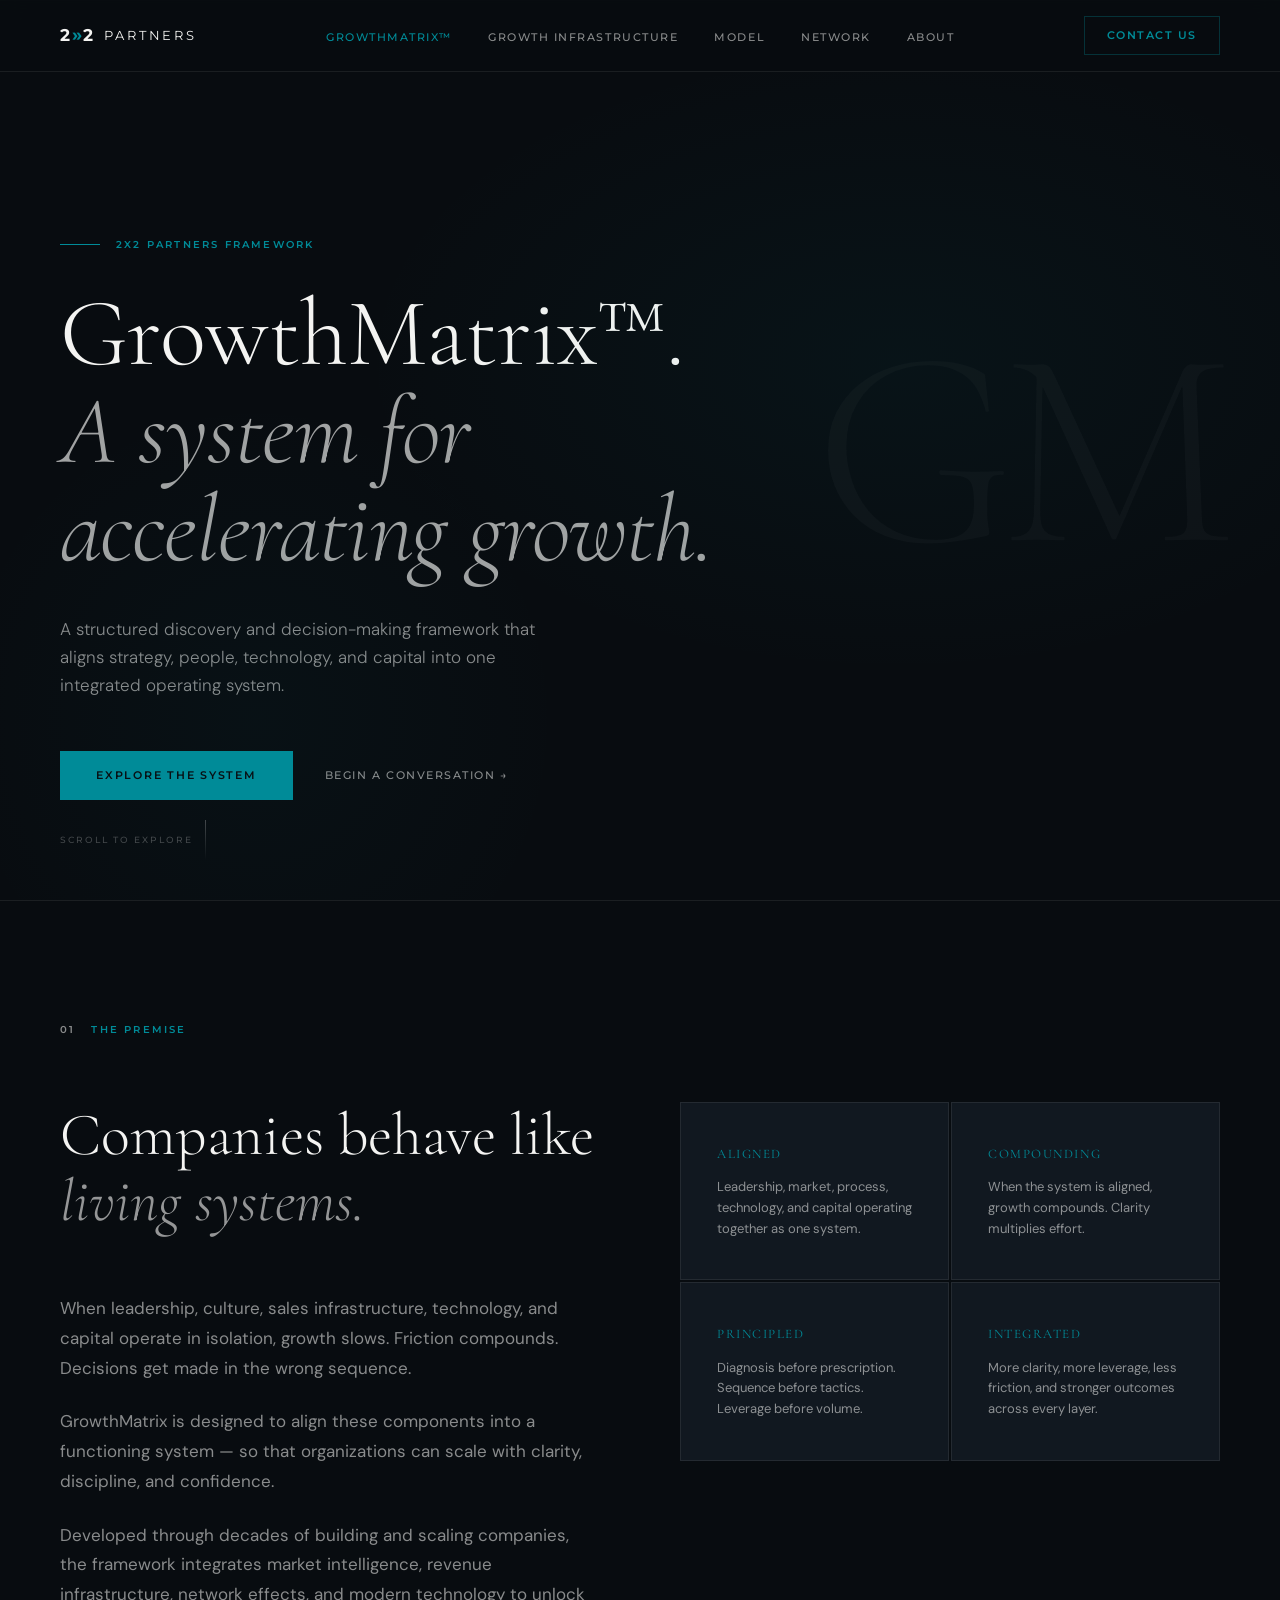
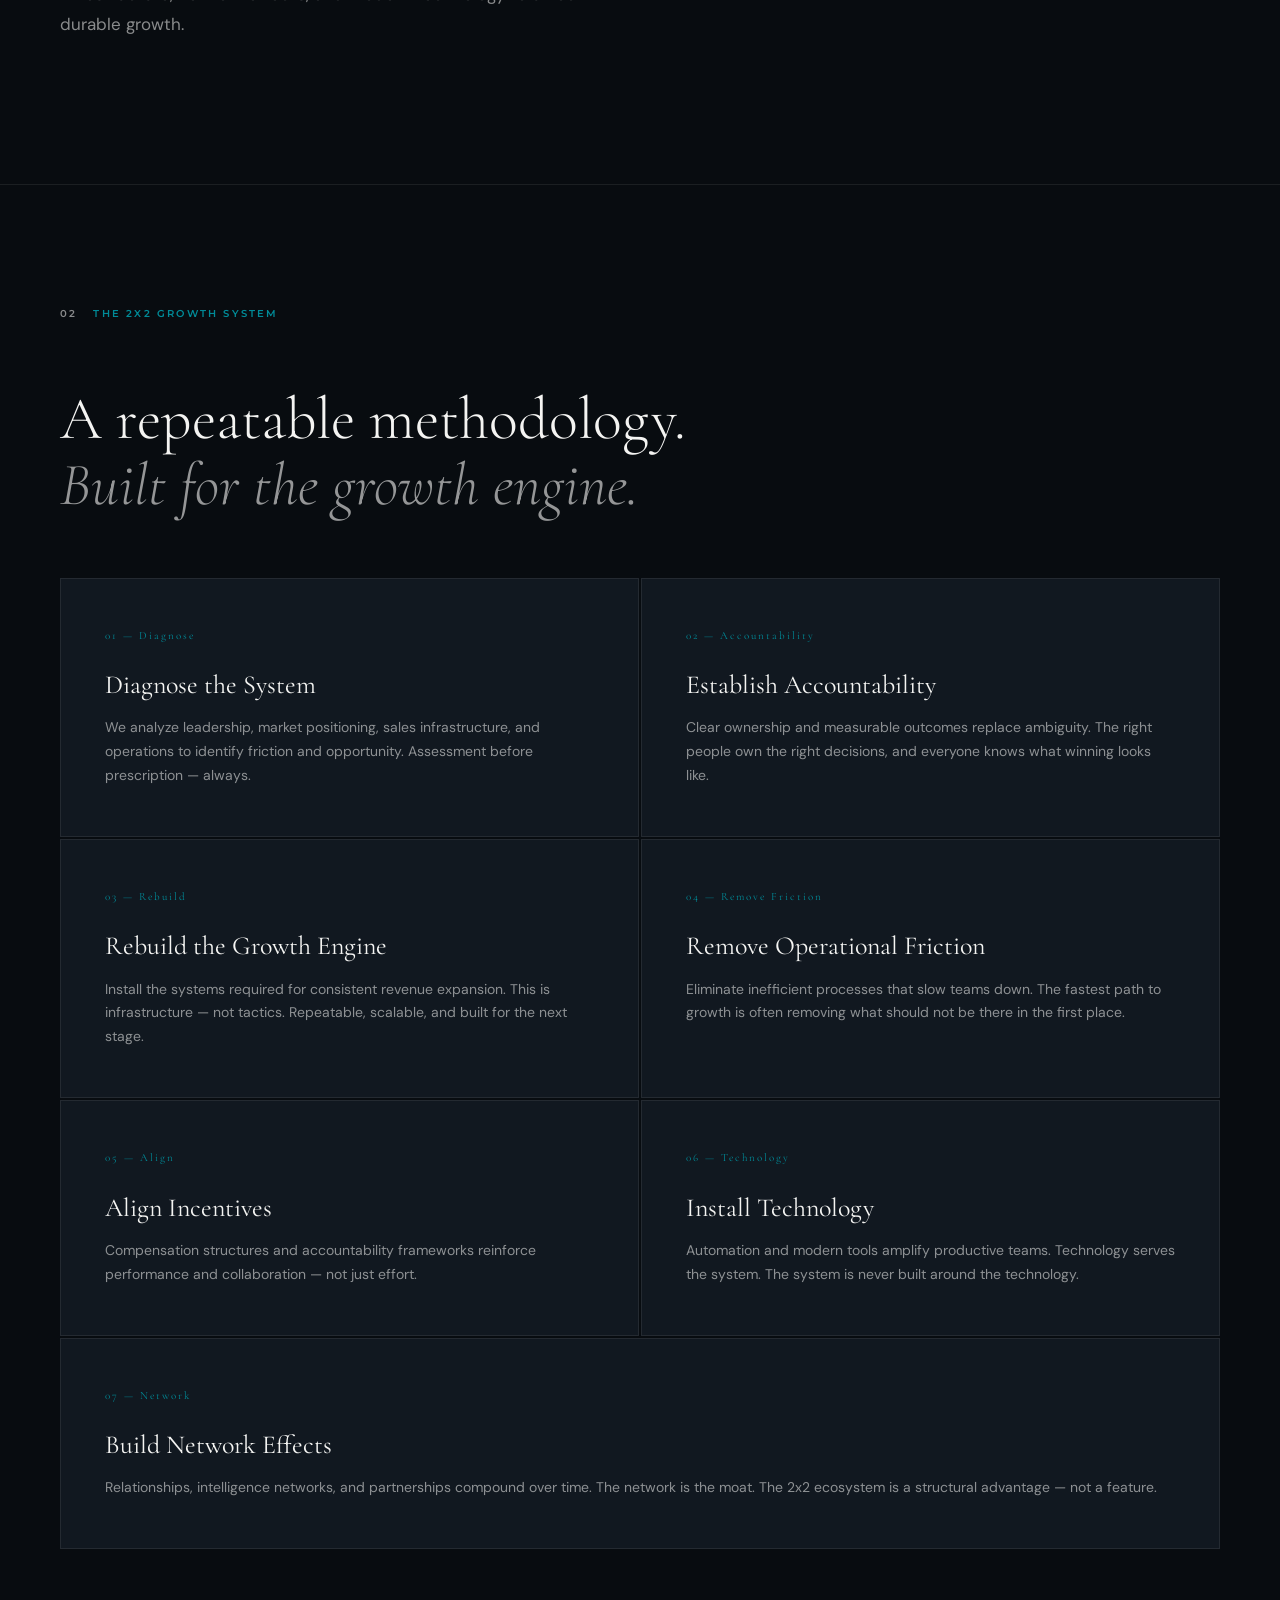
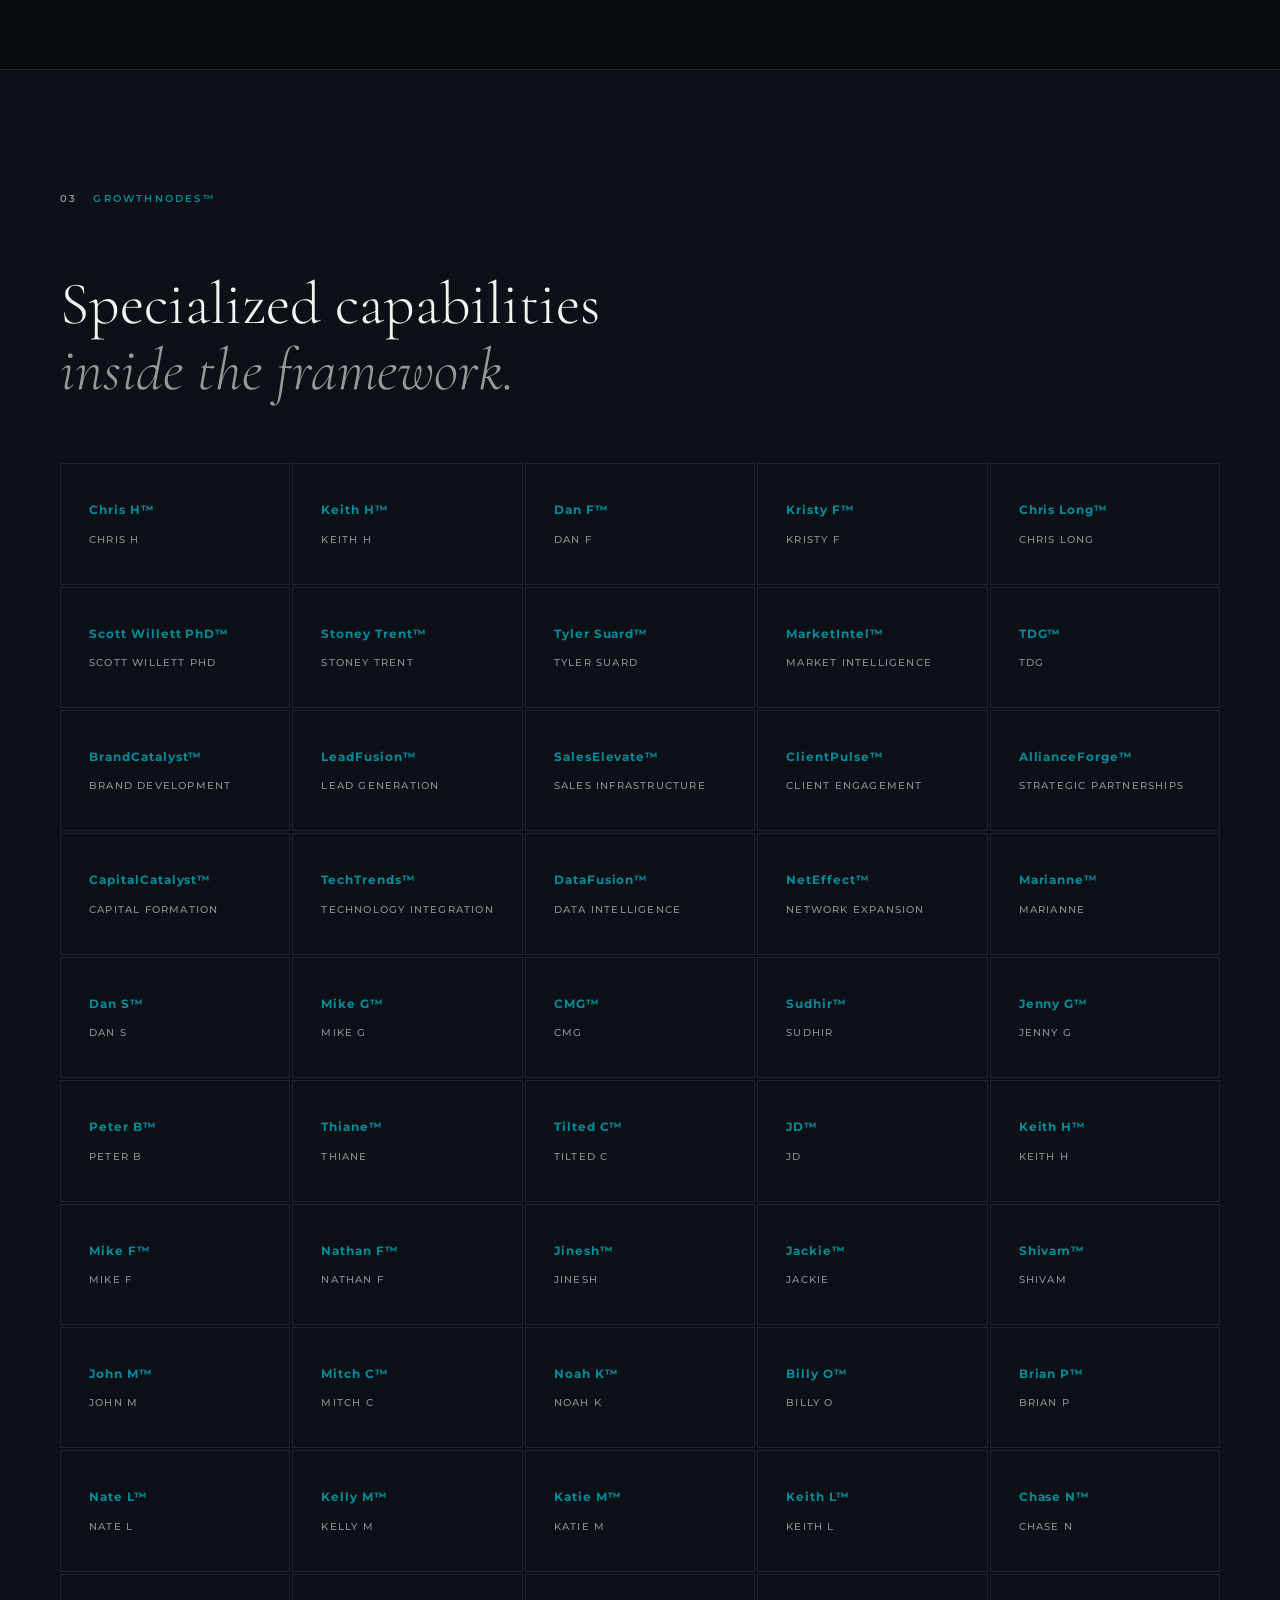
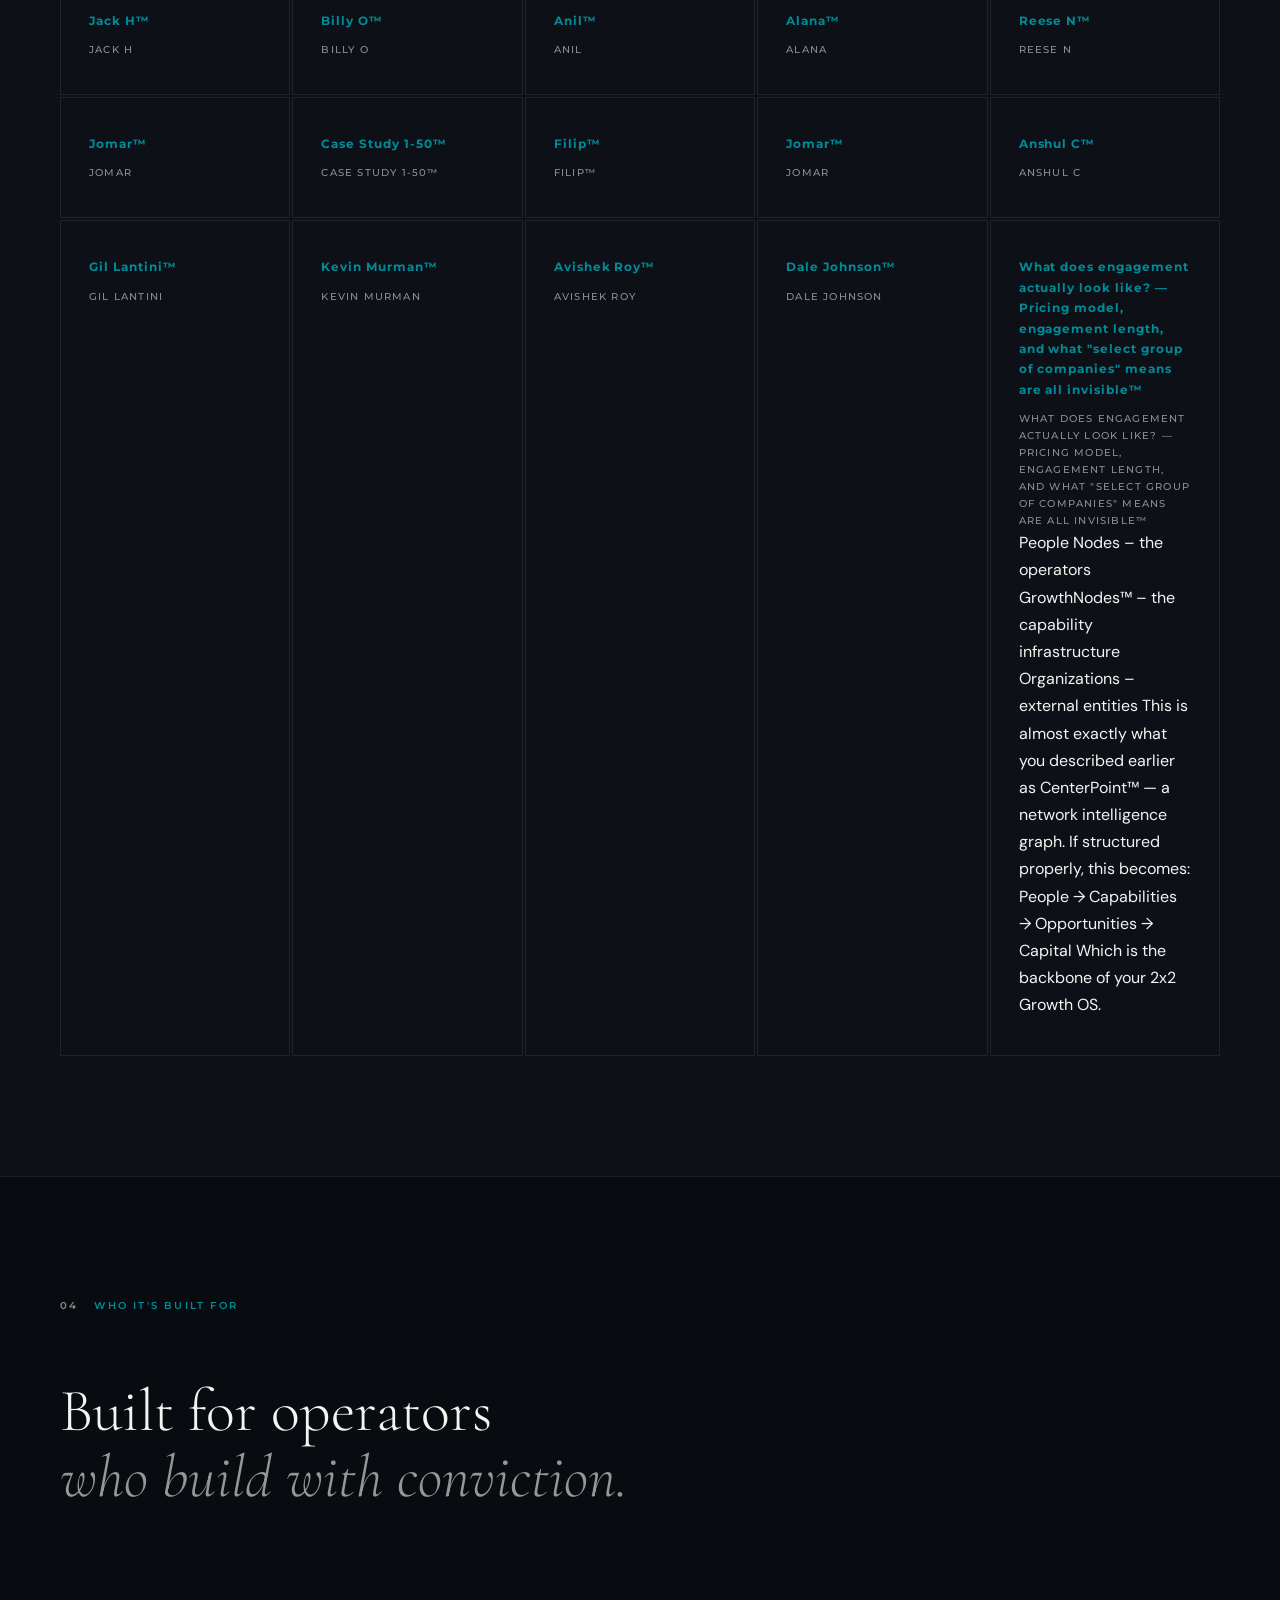
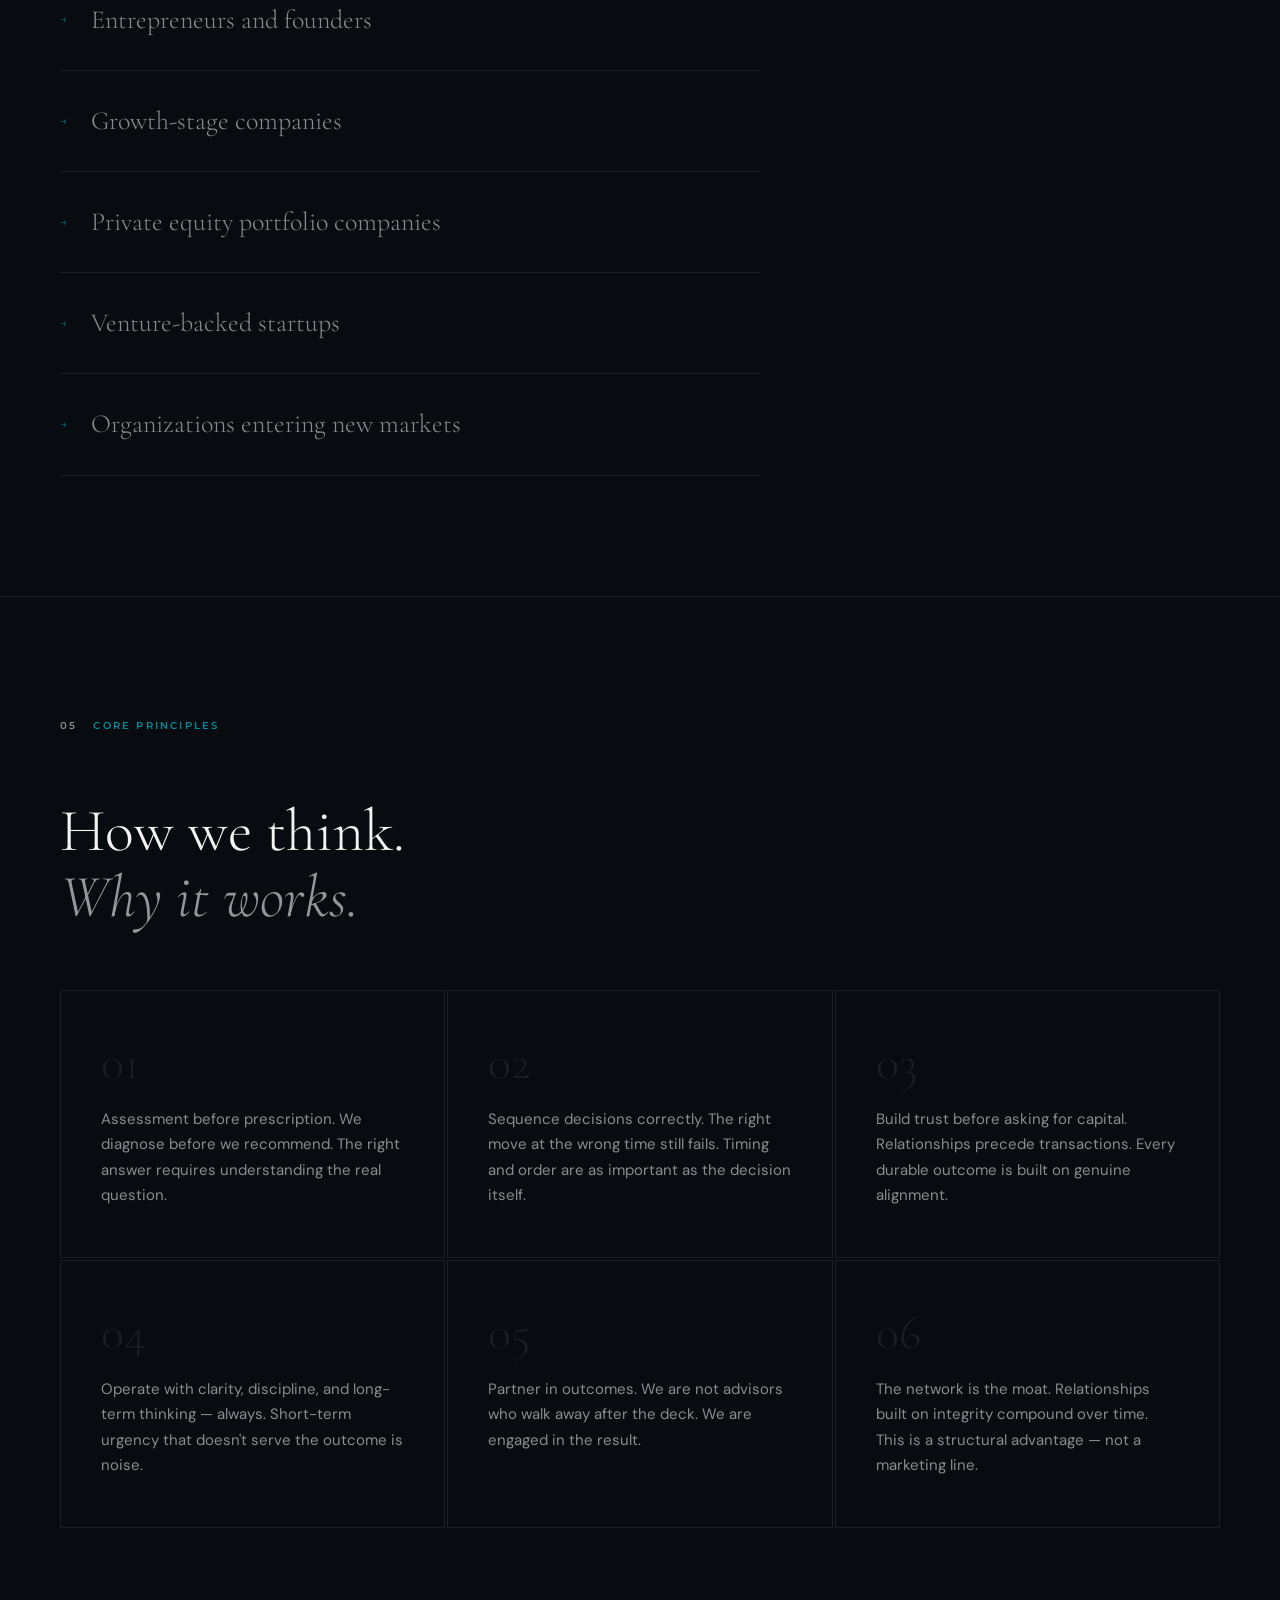
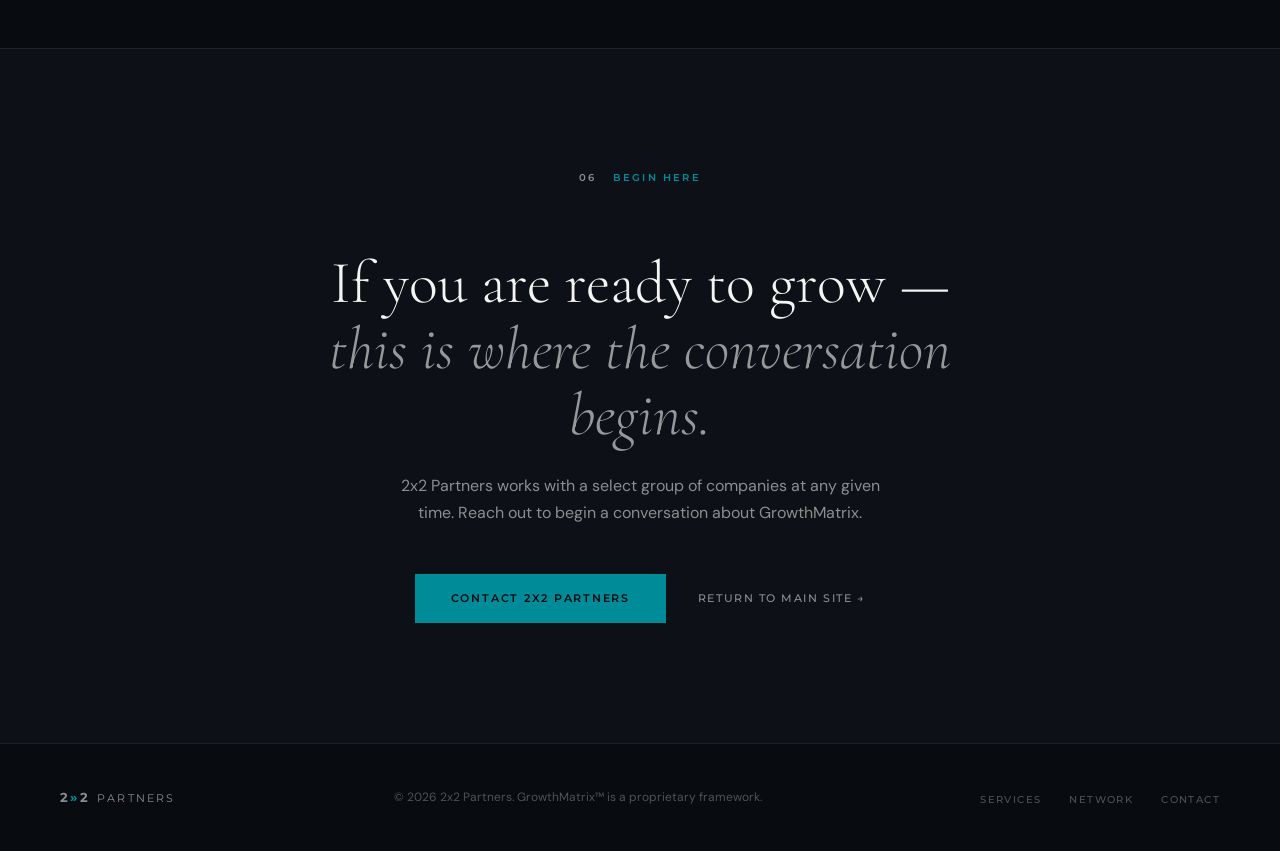
<file: growthmatrix.html>
<!DOCTYPE html>
<html lang="en">
<head>
  <meta charset="UTF-8" />
  <meta name="viewport" content="width=device-width, initial-scale=1.0" />
  <title>GrowthMatrix™ | 2x2 Partners</title>
  <link rel="preconnect" href="https://fonts.googleapis.com" />
  <link rel="preconnect" href="https://fonts.gstatic.com" crossorigin />
  <link href="https://fonts.googleapis.com/css2?family=Cormorant+Garamond:ital,wght@0,300;0,400;0,500;1,300;1,400&family=Montserrat:wght@300;400;500;600;700&family=DM+Sans:wght@300;400;500&display=swap" rel="stylesheet" />

  <style>
    :root {
      --bg: #080C10;
      --bg-2: #0D1117;
      --bg-3: #111820;
      --teal: #008B98;
      --teal-light: #00A3B1;
      --teal-dim: rgba(0, 139, 152, 0.15);
      --teal-border: rgba(0, 139, 152, 0.3);
      --white: #F4F4F2;
      --white-dim: rgba(244, 244, 242, 0.55);
      --white-faint: rgba(244, 244, 242, 0.12);
      --gold: #C9A96E;
      --divider: rgba(244, 244, 242, 0.08);
      --serif: 'Cormorant Garamond', Georgia, serif;
      --sans: 'Montserrat', sans-serif;
      --body: 'DM Sans', sans-serif;
    }

    *, *::before, *::after { box-sizing: border-box; margin: 0; padding: 0; }

    html { scroll-behavior: smooth; }

    body {
      background: var(--bg);
      color: var(--white);
      font-family: var(--body);
      font-size: 16px;
      line-height: 1.7;
      -webkit-font-smoothing: antialiased;
      overflow-x: hidden;
    }

    /* ─── NAV ─── */
    nav {
      position: fixed;
      top: 0; left: 0; right: 0;
      z-index: 100;
      display: flex;
      align-items: center;
      justify-content: space-between;
      padding: 0 60px;
      height: 72px;
      background: rgba(8, 12, 16, 0.92);
      backdrop-filter: blur(12px);
      border-bottom: 1px solid var(--divider);
    }

    .nav-logo {
      font-family: var(--sans);
      font-weight: 700;
      font-size: 17px;
      letter-spacing: 0.04em;
      color: var(--white);
      text-decoration: none;
      display: flex;
      align-items: center;
      gap: 0;
    }

    .nav-logo .logo-chevron {
      color: var(--teal);
      font-size: 18px;
      margin: 0 1px;
    }

    .nav-logo .logo-partners {
      font-weight: 400;
      font-size: 13px;
      letter-spacing: 0.22em;
      text-transform: uppercase;
      color: var(--white);
      margin-left: 10px;
    }

    .nav-links {
      display: flex;
      align-items: center;
      gap: 36px;
      list-style: none;
    }

    .nav-links a {
      font-family: var(--sans);
      font-size: 11px;
      font-weight: 500;
      letter-spacing: 0.14em;
      text-transform: uppercase;
      color: var(--white-dim);
      text-decoration: none;
      transition: color 0.2s;
    }

    .nav-links a:hover,
    .nav-links a.active { color: var(--white); }

    .nav-links a.active { color: var(--teal); }

    .nav-cta {
      font-family: var(--sans);
      font-size: 11px;
      font-weight: 600;
      letter-spacing: 0.14em;
      text-transform: uppercase;
      color: var(--teal);
      text-decoration: none;
      border: 1px solid var(--teal-border);
      padding: 9px 22px;
      transition: all 0.2s;
    }

    .nav-cta:hover {
      background: var(--teal-dim);
      border-color: var(--teal);
    }

    /* ─── HERO ─── */
    .hero {
      min-height: 100vh;
      display: flex;
      flex-direction: column;
      justify-content: flex-end;
      padding: 120px 60px 100px;
      position: relative;
      overflow: hidden;
    }

    .hero::before {
      content: '';
      position: absolute;
      inset: 0;
      background:
        radial-gradient(ellipse 60% 50% at 70% 40%, rgba(0, 139, 152, 0.06) 0%, transparent 70%),
        radial-gradient(ellipse 40% 60% at 20% 80%, rgba(0, 139, 152, 0.04) 0%, transparent 60%);
      pointer-events: none;
    }

    .hero-label {
      font-family: var(--sans);
      font-size: 10px;
      font-weight: 600;
      letter-spacing: 0.22em;
      text-transform: uppercase;
      color: var(--teal);
      margin-bottom: 32px;
      display: flex;
      align-items: center;
      gap: 16px;
    }

    .hero-label::before {
      content: '';
      width: 40px;
      height: 1px;
      background: var(--teal);
    }

    .hero h1 {
      font-family: var(--serif);
      font-size: clamp(56px, 8vw, 96px);
      font-weight: 300;
      line-height: 1.02;
      letter-spacing: -0.01em;
      color: var(--white);
      max-width: 820px;
      margin-bottom: 36px;
    }

    .hero h1 em {
      font-style: italic;
      color: rgba(244, 244, 242, 0.65);
    }

    .hero-sub {
      font-family: var(--body);
      font-size: 17px;
      font-weight: 300;
      color: var(--white-dim);
      max-width: 520px;
      line-height: 1.65;
      margin-bottom: 52px;
    }

    .hero-actions {
      display: flex;
      align-items: center;
      gap: 32px;
    }

    .btn-primary {
      font-family: var(--sans);
      font-size: 11px;
      font-weight: 600;
      letter-spacing: 0.16em;
      text-transform: uppercase;
      color: var(--bg);
      background: var(--teal);
      text-decoration: none;
      padding: 15px 36px;
      transition: all 0.2s;
    }

    .btn-primary:hover { background: var(--teal-light); }

    .btn-ghost {
      font-family: var(--sans);
      font-size: 11px;
      font-weight: 500;
      letter-spacing: 0.14em;
      text-transform: uppercase;
      color: var(--white-dim);
      text-decoration: none;
      transition: color 0.2s;
    }

    .btn-ghost:hover { color: var(--white); }

    /* hero bg number */
    .hero-bg-number {
      position: absolute;
      right: 60px;
      top: 50%;
      transform: translateY(-50%);
      font-family: var(--serif);
      font-size: clamp(180px, 22vw, 340px);
      font-weight: 300;
      color: rgba(244, 244, 242, 0.025);
      line-height: 1;
      pointer-events: none;
      user-select: none;
      letter-spacing: -0.05em;
    }

    /* ─── SECTION COMMON ─── */
    section {
      padding: 120px 60px;
      border-top: 1px solid var(--divider);
    }

    .section-label {
      font-family: var(--sans);
      font-size: 10px;
      font-weight: 600;
      letter-spacing: 0.22em;
      text-transform: uppercase;
      color: var(--teal);
      margin-bottom: 64px;
      display: flex;
      align-items: center;
      gap: 16px;
    }

    .section-label::before {
      content: attr(data-num);
      color: var(--white-dim);
      font-size: 10px;
    }

    h2 {
      font-family: var(--serif);
      font-size: clamp(38px, 5vw, 60px);
      font-weight: 300;
      line-height: 1.1;
      color: var(--white);
      margin-bottom: 60px;
      max-width: 700px;
    }

    h2 em {
      font-style: italic;
      color: rgba(244, 244, 242, 0.6);
    }

    /* ─── INTRO / PHILOSOPHY ─── */
    .intro-grid {
      display: grid;
      grid-template-columns: 1fr 1fr;
      gap: 80px;
      align-items: start;
    }

    .intro-text p {
      font-size: 17px;
      color: var(--white-dim);
      line-height: 1.75;
      margin-bottom: 24px;
    }

    .intro-stats {
      display: grid;
      grid-template-columns: 1fr 1fr;
      gap: 2px;
    }

    .stat-block {
      background: var(--bg-3);
      padding: 40px 36px;
      border: 1px solid var(--divider);
    }

    .stat-block .stat-word {
      font-family: var(--serif);
      font-size: 13px;
      font-weight: 400;
      letter-spacing: 0.12em;
      text-transform: uppercase;
      color: var(--teal);
      margin-bottom: 12px;
      display: block;
    }

    .stat-block p {
      font-size: 13px;
      color: var(--white-dim);
      line-height: 1.6;
    }

    /* ─── SYSTEM STEPS ─── */
    .system-grid {
      display: grid;
      grid-template-columns: 1fr 1fr;
      gap: 2px;
    }

    .step-card {
      background: var(--bg-3);
      border: 1px solid var(--divider);
      padding: 48px 44px;
      position: relative;
      transition: border-color 0.2s;
    }

    .step-card:hover { border-color: var(--teal-border); }

    .step-num {
      font-family: var(--serif);
      font-size: 11px;
      font-weight: 400;
      letter-spacing: 0.18em;
      color: var(--teal);
      margin-bottom: 24px;
      display: block;
    }

    .step-card h3 {
      font-family: var(--serif);
      font-size: 26px;
      font-weight: 400;
      color: var(--white);
      margin-bottom: 16px;
      line-height: 1.2;
    }

    .step-card p {
      font-size: 14px;
      color: var(--white-dim);
      line-height: 1.7;
    }

    /* ─── GROWTHNODES ─── */
    .nodes-section { background: var(--bg-2); }

    .nodes-grid {
      display: grid;
      grid-template-columns: repeat(5, 1fr);
      gap: 2px;
    }

    .node-card {
      border: 1px solid var(--divider);
      padding: 36px 28px;
      transition: all 0.2s;
      cursor: default;
    }

    .node-card:hover {
      border-color: var(--teal-border);
      background: var(--teal-dim);
    }

    .node-name {
      font-family: var(--sans);
      font-size: 12px;
      font-weight: 700;
      letter-spacing: 0.08em;
      color: var(--teal);
      margin-bottom: 10px;
    }

    .node-sub {
      font-family: var(--sans);
      font-size: 10px;
      font-weight: 500;
      letter-spacing: 0.12em;
      text-transform: uppercase;
      color: var(--white-dim);
    }

    /* ─── FOR WHOM ─── */
    .audience-list {
      list-style: none;
      display: flex;
      flex-direction: column;
      gap: 0;
      max-width: 700px;
    }

    .audience-list li {
      display: flex;
      align-items: center;
      gap: 24px;
      padding: 28px 0;
      border-bottom: 1px solid var(--divider);
      font-family: var(--serif);
      font-size: 26px;
      font-weight: 300;
      color: var(--white-dim);
      transition: color 0.2s;
    }

    .audience-list li:hover { color: var(--white); }

    .audience-list li::before {
      content: '→';
      font-family: var(--sans);
      font-size: 12px;
      color: var(--teal);
      flex-shrink: 0;
    }

    /* ─── PHILOSOPHY PRINCIPLES ─── */
    .principles-grid {
      display: grid;
      grid-template-columns: repeat(3, 1fr);
      gap: 2px;
    }

    .principle {
      padding: 48px 40px;
      border: 1px solid var(--divider);
    }

    .principle-num {
      font-family: var(--serif);
      font-size: 48px;
      font-weight: 300;
      color: rgba(244, 244, 242, 0.08);
      display: block;
      margin-bottom: 20px;
      line-height: 1;
    }

    .principle p {
      font-size: 15px;
      color: var(--white-dim);
      line-height: 1.7;
    }

    /* ─── CTA ─── */
    .cta-section {
      text-align: center;
      background: var(--bg-2);
    }

    .cta-section h2 { max-width: 640px; margin: 0 auto 24px; }

    .cta-section p {
      color: var(--white-dim);
      font-size: 16px;
      max-width: 480px;
      margin: 0 auto 48px;
    }

    .cta-actions {
      display: flex;
      align-items: center;
      justify-content: center;
      gap: 32px;
    }

    /* ─── FOOTER ─── */
    footer {
      padding: 40px 60px;
      border-top: 1px solid var(--divider);
      display: flex;
      align-items: center;
      justify-content: space-between;
    }

    .footer-logo {
      font-family: var(--sans);
      font-size: 13px;
      font-weight: 700;
      letter-spacing: 0.1em;
      color: var(--white-dim);
      text-decoration: none;
    }

    .footer-copy {
      font-size: 12px;
      color: rgba(244, 244, 242, 0.3);
    }

    .footer-links {
      display: flex;
      gap: 28px;
      list-style: none;
    }

    .footer-links a {
      font-family: var(--sans);
      font-size: 10px;
      font-weight: 500;
      letter-spacing: 0.14em;
      text-transform: uppercase;
      color: rgba(244, 244, 242, 0.3);
      text-decoration: none;
      transition: color 0.2s;
    }

    .footer-links a:hover { color: var(--teal); }

    /* ─── SCROLL HINT ─── */
    .scroll-hint {
      position: absolute;
      bottom: 40px;
      left: 60px;
      font-family: var(--sans);
      font-size: 9px;
      font-weight: 500;
      letter-spacing: 0.22em;
      text-transform: uppercase;
      color: rgba(244, 244, 242, 0.25);
      display: flex;
      align-items: center;
      gap: 12px;
    }

    .scroll-hint::after {
      content: '';
      width: 1px;
      height: 40px;
      background: linear-gradient(to bottom, rgba(244,244,242,0.25), transparent);
      animation: scrollLine 1.8s ease-in-out infinite;
    }

    @keyframes scrollLine {
      0%, 100% { opacity: 0.4; transform: scaleY(1); }
      50% { opacity: 1; transform: scaleY(1.2); }
    }

    /* ─── RESPONSIVE ─── */
    @media (max-width: 900px) {
      nav { padding: 0 28px; }
      .nav-links { display: none; }
      section, .hero { padding-left: 28px; padding-right: 28px; }
      .intro-grid { grid-template-columns: 1fr; }
      .system-grid { grid-template-columns: 1fr; }
      .nodes-grid { grid-template-columns: repeat(2, 1fr); }
      .principles-grid { grid-template-columns: 1fr; }
      footer { flex-direction: column; gap: 20px; text-align: center; }
    }
  </style>
</head>
<body>

  <!-- NAV -->
  <nav>
    <a href="https://2x2partners.com/" class="nav-logo"><strong>2</strong><span class="logo-chevron">»</span><strong>2</strong><span class="logo-partners">Partners</span></a>
    <ul class="nav-links">
      <li><a href="/growthmatrix" class="active">GrowthMatrix™</a></li>
      <li><a href="https://2x2partners.com/#Growth Infrastructure">Growth Infrastructure</a></li>
      <li><a href="https://2x2partners.com/#model">Model</a></li>      
      <li><a href="https://2x2partners.com/#team">Network</a></li>
      <li><a href="https://2x2partners.com/#about">About</a></li>
    </ul>
    <a href="https://2x2partners.com/#contact" class="nav-cta">Contact Us</a>
  </nav>

  <!-- HERO -->
  <section class="hero">
    <div class="hero-bg-number">GM</div>
    <div class="hero-label">2x2 Partners Framework</div>
    <h1>GrowthMatrix™.<br><em>A system for<br>accelerating growth.</em></h1>
    <p class="hero-sub">A structured discovery and decision-making framework that aligns strategy, people, technology, and capital into one integrated operating system.</p>
    <div class="hero-actions">
      <a href="#system" class="btn-primary">Explore the System</a>
      <a href="#contact" class="btn-ghost">Begin a conversation →</a>
    </div>
    <div class="scroll-hint">Scroll to explore</div>
  </section>

  <!-- PHILOSOPHY / INTRO -->
  <section id="philosophy">
    <div class="section-label" data-num="01">The Premise</div>
    <div class="intro-grid">
      <div class="intro-text">
        <h2>Companies behave like<br><em>living systems.</em></h2>
        <p>When leadership, culture, sales infrastructure, technology, and capital operate in isolation, growth slows. Friction compounds. Decisions get made in the wrong sequence.</p>
        <p>GrowthMatrix is designed to align these components into a functioning system — so that organizations can scale with clarity, discipline, and confidence.</p>
        <p>Developed through decades of building and scaling companies, the framework integrates market intelligence, revenue infrastructure, network effects, and modern technology to unlock durable growth.</p>
      </div>
      <div class="intro-stats">
        <div class="stat-block">
          <span class="stat-word">Aligned</span>
          <p>Leadership, market, process, technology, and capital operating together as one system.</p>
        </div>
        <div class="stat-block">
          <span class="stat-word">Compounding</span>
          <p>When the system is aligned, growth compounds. Clarity multiplies effort.</p>
        </div>
        <div class="stat-block">
          <span class="stat-word">Principled</span>
          <p>Diagnosis before prescription. Sequence before tactics. Leverage before volume.</p>
        </div>
        <div class="stat-block">
          <span class="stat-word">Integrated</span>
          <p>More clarity, more leverage, less friction, and stronger outcomes across every layer.</p>
        </div>
      </div>
    </div>
  </section>

  <!-- SYSTEM STEPS -->
  <section id="system">
    <div class="section-label" data-num="02">The 2x2 Growth System</div>
    <h2>A repeatable methodology.<br><em>Built for the growth engine.</em></h2>
    <div class="system-grid">
      <div class="step-card">
        <span class="step-num">01 — Diagnose</span>
        <h3>Diagnose the System</h3>
        <p>We analyze leadership, market positioning, sales infrastructure, and operations to identify friction and opportunity. Assessment before prescription — always.</p>
      </div>
      <div class="step-card">
        <span class="step-num">02 — Accountability</span>
        <h3>Establish Accountability</h3>
        <p>Clear ownership and measurable outcomes replace ambiguity. The right people own the right decisions, and everyone knows what winning looks like.</p>
      </div>
      <div class="step-card">
        <span class="step-num">03 — Rebuild</span>
        <h3>Rebuild the Growth Engine</h3>
        <p>Install the systems required for consistent revenue expansion. This is infrastructure — not tactics. Repeatable, scalable, and built for the next stage.</p>
      </div>
      <div class="step-card">
        <span class="step-num">04 — Remove Friction</span>
        <h3>Remove Operational Friction</h3>
        <p>Eliminate inefficient processes that slow teams down. The fastest path to growth is often removing what should not be there in the first place.</p>
      </div>
      <div class="step-card">
        <span class="step-num">05 — Align</span>
        <h3>Align Incentives</h3>
        <p>Compensation structures and accountability frameworks reinforce performance and collaboration — not just effort.</p>
      </div>
      <div class="step-card">
        <span class="step-num">06 — Technology</span>
        <h3>Install Technology</h3>
        <p>Automation and modern tools amplify productive teams. Technology serves the system. The system is never built around the technology.</p>
      </div>
      <div class="step-card" style="grid-column: 1 / -1;">
        <span class="step-num">07 — Network</span>
        <h3>Build Network Effects</h3>
        <p>Relationships, intelligence networks, and partnerships compound over time. The network is the moat. The 2x2 ecosystem is a structural advantage — not a feature.</p>
      </div>
    </div>
  </section>

  <!-- GROWTHNODES -->
  <section class="nodes-section" id="nodes">
    <div class="section-label" data-num="03">GrowthNodes™</div>
    <h2>Specialized capabilities<br><em>inside the framework.</em></h2>
    <div class="nodes-grid">
      <div class="node-card">
        <div class="node-name">Chris H™</div>
        <div class="node-sub">Chris H</div>
      </div>
        <div class="node-card">
        <div class="node-name">Keith H™</div>
        <div class="node-sub">Keith H</div>
      </div>
          <div class="node-card">
        <div class="node-name">Dan F™</div>
        <div class="node-sub">Dan F</div>
      </div>
        <div class="node-card">
        <div class="node-name">Kristy F™</div>
        <div class="node-sub">Kristy F</div>
       </div>   
          <div class="node-card">
        <div class="node-name">Chris Long™</div>
        <div class="node-sub">Chris Long</div>
       </div>      
          <div class="node-card">
        <div class="node-name">Scott Willett PhD™</div>
        <div class="node-sub">Scott Willett PhD</div>
       </div>   
          <div class="node-card">
        <div class="node-name">Stoney Trent™</div>
        <div class="node-sub">Stoney Trent</div> 
      </div>    
        <div class="node-card">
        <div class="node-name">Tyler Suard™</div>
        <div class="node-sub">Tyler Suard</div>      
      </div> 
        <div class="node-card">
        <div class="node-name">MarketIntel™</div>
        <div class="node-sub">Market Intelligence</div>
      </div>
        <div class="node-card">
        <div class="node-name">TDG™</div>
        <div class="node-sub">TDG</div>
      </div>
      <div class="node-card">
        <div class="node-name">BrandCatalyst™</div>
        <div class="node-sub">Brand Development</div>
      </div>
      <div class="node-card">
        <div class="node-name">LeadFusion™</div>
        <div class="node-sub">Lead Generation</div>
      </div>
      <div class="node-card">
        <div class="node-name">SalesElevate™</div>
        <div class="node-sub">Sales Infrastructure</div>
      </div>
      <div class="node-card">
        <div class="node-name">ClientPulse™</div>
        <div class="node-sub">Client Engagement</div>
      </div>
      <div class="node-card">
        <div class="node-name">AllianceForge™</div>
        <div class="node-sub">Strategic Partnerships</div>
      </div>
      <div class="node-card">
        <div class="node-name">CapitalCatalyst™</div>
        <div class="node-sub">Capital Formation</div>
      </div>
      <div class="node-card">
        <div class="node-name">TechTrends™</div>
        <div class="node-sub">Technology Integration</div>
      </div>
      <div class="node-card">
        <div class="node-name">DataFusion™</div>
        <div class="node-sub">Data Intelligence</div>
      </div>
      <div class="node-card">
        <div class="node-name">NetEffect™</div>
        <div class="node-sub">Network Expansion</div>
      </div>
        <div class="node-card">
        <div class="node-name">Marianne™</div>
        <div class="node-sub">Marianne</div>      
      </div>
        <div class="node-card">
        <div class="node-name">Dan S™</div>
        <div class="node-sub">Dan S</div>
      </div>
        <div class="node-card">
        <div class="node-name">Mike G™</div>
        <div class="node-sub">Mike G</div>
      </div>
        <div class="node-card">
        <div class="node-name">CMG™</div>
        <div class="node-sub">CMG</div>
      </div>
        <div class="node-card">
        <div class="node-name">Sudhir™</div>
        <div class="node-sub">Sudhir</div>
      </div>
        <div class="node-card">
        <div class="node-name">Jenny G™</div>
        <div class="node-sub">Jenny G</div>
      </div>
        <div class="node-card">
        <div class="node-name">Peter B™</div>
        <div class="node-sub">Peter B</div>
      </div>
        <div class="node-card">
        <div class="node-name">Thiane™</div>
        <div class="node-sub">Thiane</div>
      </div>
        <div class="node-card">
        <div class="node-name">Tilted C™</div>
        <div class="node-sub">Tilted C</div>
      </div>
        <div class="node-card">
        <div class="node-name">JD™</div>
        <div class="node-sub">JD</div>
      </div>
        <div class="node-card">
        <div class="node-name">Keith H™</div>
        <div class="node-sub">Keith H</div>
      </div>
        <div class="node-card">
        <div class="node-name">Mike F™</div>
        <div class="node-sub">Mike F</div>
      </div>
        <div class="node-card">
        <div class="node-name">Nathan F™</div>
        <div class="node-sub">Nathan F</div>
      </div>
        <div class="node-card">
        <div class="node-name">Jinesh™</div>
        <div class="node-sub">Jinesh</div>
      </div>
        <div class="node-card">
        <div class="node-name">Jackie™</div>
        <div class="node-sub">Jackie</div>
      </div>
        <div class="node-card">
        <div class="node-name">Shivam™</div>
        <div class="node-sub">Shivam</div>
      </div>
        <div class="node-card">
        <div class="node-name">John M™</div>
        <div class="node-sub">John M</div>
      </div>
      <div class="node-card">
        <div class="node-name">Mitch C™</div>
        <div class="node-sub">Mitch C</div>
      </div>
        <div class="node-card">
        <div class="node-name">Noah K™</div>
        <div class="node-sub">Noah K</div>
      </div>
      <div class="node-card">
        <div class="node-name">Billy O™</div>
        <div class="node-sub">Billy O</div>
      </div>
      <div class="node-card">
        <div class="node-name">Brian P™</div>
        <div class="node-sub">Brian P</div>
      </div>
      <div class="node-card">
        <div class="node-name">Nate L™</div>
        <div class="node-sub">Nate L</div>
      </div>
      <div class="node-card">
        <div class="node-name">Kelly M™</div>
        <div class="node-sub">Kelly M</div>
      </div>
      <div class="node-card">
        <div class="node-name">Katie M™</div>
        <div class="node-sub">Katie M</div>
      </div>
      <div class="node-card">
        <div class="node-name">Keith L™</div>
        <div class="node-sub">Keith L</div>
      </div>
      <div class="node-card">
        <div class="node-name">Chase N™</div>
        <div class="node-sub">Chase N</div>
      </div>
      <div class="node-card">
        <div class="node-name">Jack H™</div>
        <div class="node-sub">Jack H</div>
      </div>
       <div class="node-card">
        <div class="node-name">Billy O™</div>
        <div class="node-sub">Billy O</div>
    </div>
      <div class="node-card">
        <div class="node-name">Anil™</div>
        <div class="node-sub">Anil</div>
    </div>    
        <div class="node-card">
        <div class="node-name">Alana™</div>
        <div class="node-sub">Alana</div>
    </div>    
        <div class="node-card">
        <div class="node-name">Reese N™</div>
        <div class="node-sub">Reese N</div>
    </div>    
        <div class="node-card">
        <div class="node-name">Jomar™</div>
        <div class="node-sub">Jomar</div>
    </div>    
        <div class="node-card">
        <div class="node-name">Case Study 1-50™</div>
        <div class="node-sub">Case Study 1-50™</div>     
     </div>    
        <div class="node-card">
        <div class="node-name">Filip™</div>
        <div class="node-sub">Filip™</div>
      </div>    
        <div class="node-card">
        <div class="node-name">Jomar™</div>
        <div class="node-sub">Jomar</div>
      </div>    
        <div class="node-card">
        <div class="node-name">Anshul C™</div>
        <div class="node-sub">Anshul C</div>
      </div>    
        <div class="node-card">
        <div class="node-name">Gil Lantini™</div>
        <div class="node-sub">Gil Lantini</div>
      </div>    
        <div class="node-card">
        <div class="node-name">Kevin Murman™</div>
        <div class="node-sub">Kevin Murman</div>
      </div>    
        <div class="node-card">
        <div class="node-name">Avishek Roy™</div>
        <div class="node-sub">Avishek Roy</div>
      </div>    
        <div class="node-card">
        <div class="node-name">Dale Johnson™</div>
        <div class="node-sub">Dale Johnson</div>
      </div> 
        <div class="node-card">
        <div class="node-name">What does engagement actually look like? — Pricing model, engagement length, and what "select group of companies" means are all invisible™</div>
        <div class="node-sub">What does engagement actually look like? — Pricing model, engagement length, and what "select group of companies" means are all invisible™</div>

          People Nodes – the operators

GrowthNodes™ – the capability infrastructure

Organizations – external entities

This is almost exactly what you described earlier as CenterPoint™ — a network intelligence graph.

If structured properly, this becomes:

People → Capabilities → Opportunities → Capital

Which is the backbone of your 2x2 Growth OS.
  </section>

  <!-- WHO IT'S BUILT FOR -->
  <section id="audience">
    <div class="section-label" data-num="04">Who It's Built For</div>
    <h2>Built for operators<br><em>who build with conviction.</em></h2>
    <ul class="audience-list">
      <li>Entrepreneurs and founders</li>
      <li>Growth-stage companies</li>
      <li>Private equity portfolio companies</li>
      <li>Venture-backed startups</li>
      <li>Organizations entering new markets</li>
    </ul>
  </section>

  <!-- CORE PRINCIPLES -->
  <section id="principles">
    <div class="section-label" data-num="05">Core Principles</div>
    <h2>How we think.<br><em>Why it works.</em></h2>
    <div class="principles-grid">
      <div class="principle">
        <span class="principle-num">01</span>
        <p>Assessment before prescription. We diagnose before we recommend. The right answer requires understanding the real question.</p>
      </div>
      <div class="principle">
        <span class="principle-num">02</span>
        <p>Sequence decisions correctly. The right move at the wrong time still fails. Timing and order are as important as the decision itself.</p>
      </div>
      <div class="principle">
        <span class="principle-num">03</span>
        <p>Build trust before asking for capital. Relationships precede transactions. Every durable outcome is built on genuine alignment.</p>
      </div>
      <div class="principle">
        <span class="principle-num">04</span>
        <p>Operate with clarity, discipline, and long-term thinking — always. Short-term urgency that doesn't serve the outcome is noise.</p>
      </div>
      <div class="principle">
        <span class="principle-num">05</span>
        <p>Partner in outcomes. We are not advisors who walk away after the deck. We are engaged in the result.</p>
      </div>
      <div class="principle">
        <span class="principle-num">06</span>
        <p>The network is the moat. Relationships built on integrity compound over time. This is a structural advantage — not a marketing line.</p>
      </div>
    </div>
  </section>

  <!-- CTA -->
  <section class="cta-section" id="contact">
    <div class="section-label" style="justify-content: center;" data-num="06">Begin Here</div>
    <h2>If you are ready to grow — <em>this is where the conversation begins.</em></h2>
    <p>2x2 Partners works with a select group of companies at any given time. Reach out to begin a conversation about GrowthMatrix.</p>
    <div class="cta-actions">
      <a href="/cdn-cgi/l/email-protection#394b575043505c554a5250790b410b49584b4d575c4b4a175a5654" class="btn-primary">Contact 2x2 Partners</a>
      <a href="https://2x2partners.com/" class="btn-ghost">Return to main site →</a>
    </div>
  </section>

  <!-- FOOTER -->
  <footer>
    <a href="https://2x2partners.com/" class="footer-logo"><strong>2</strong><span style="color:var(--teal);margin:0 1px;">»</span><strong>2</strong><span style="font-weight:400;letter-spacing:0.2em;text-transform:uppercase;margin-left:8px;font-size:11px;">Partners</span></a>
    <span class="footer-copy">© 2026 2x2 Partners. GrowthMatrix™ is a proprietary framework.</span>
    <ul class="footer-links">
      <li><a href="https://2x2partners.com/#services">Services</a></li>
      <li><a href="https://2x2partners.com/#team">Network</a></li>
      <li><a href="https://2x2partners.com/#contact">Contact
</file>
